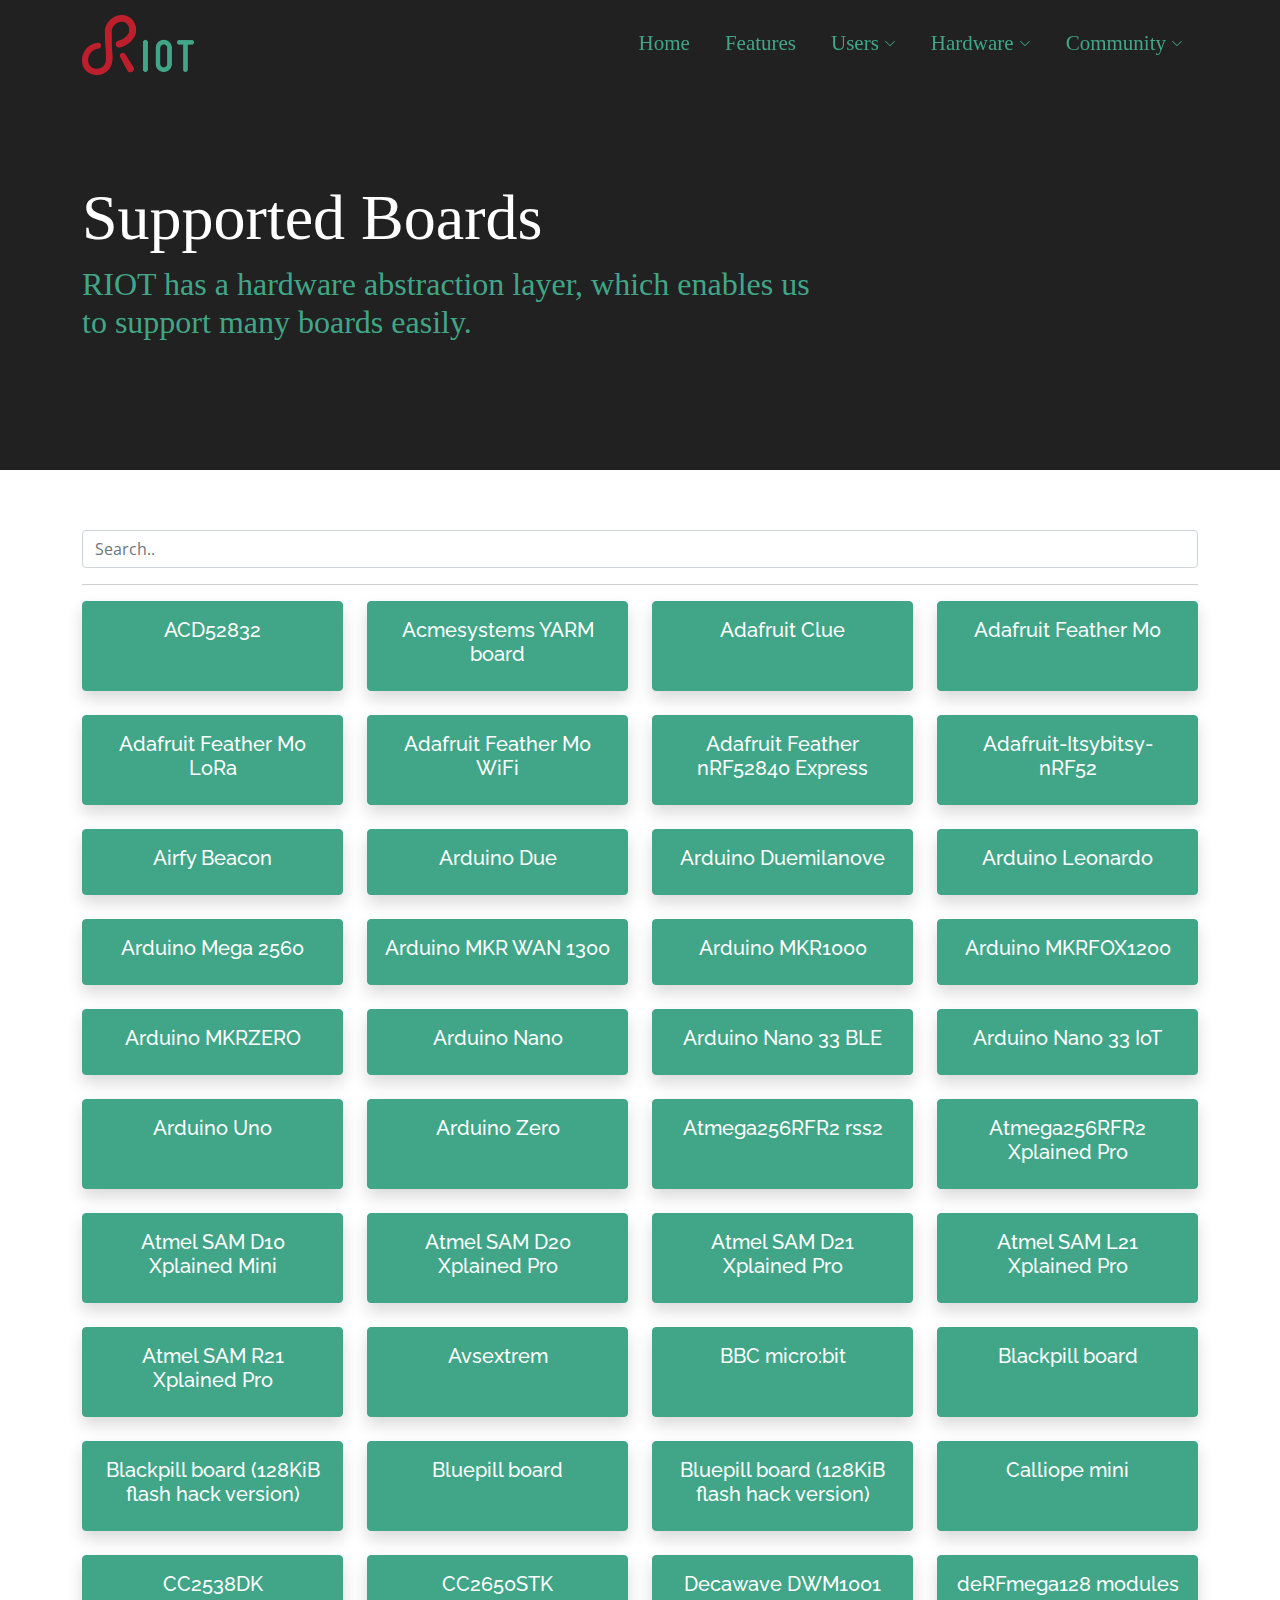
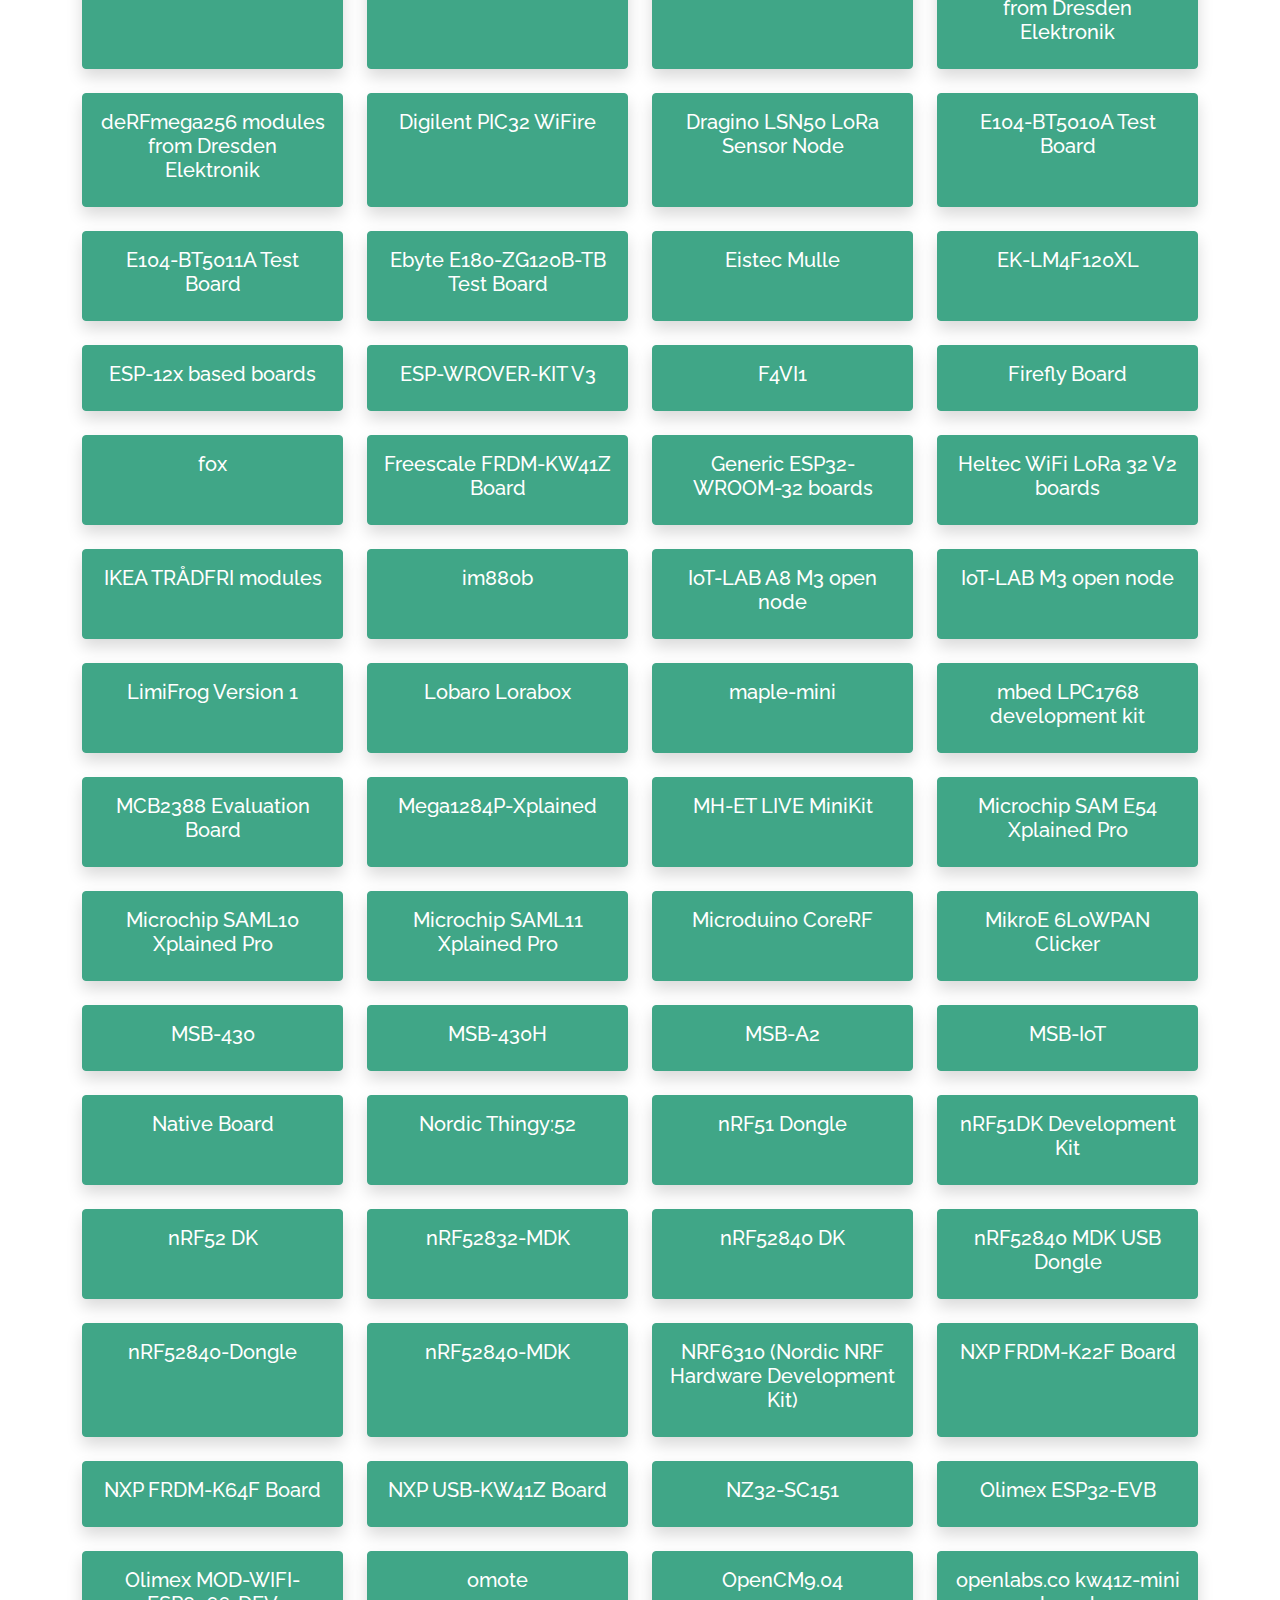
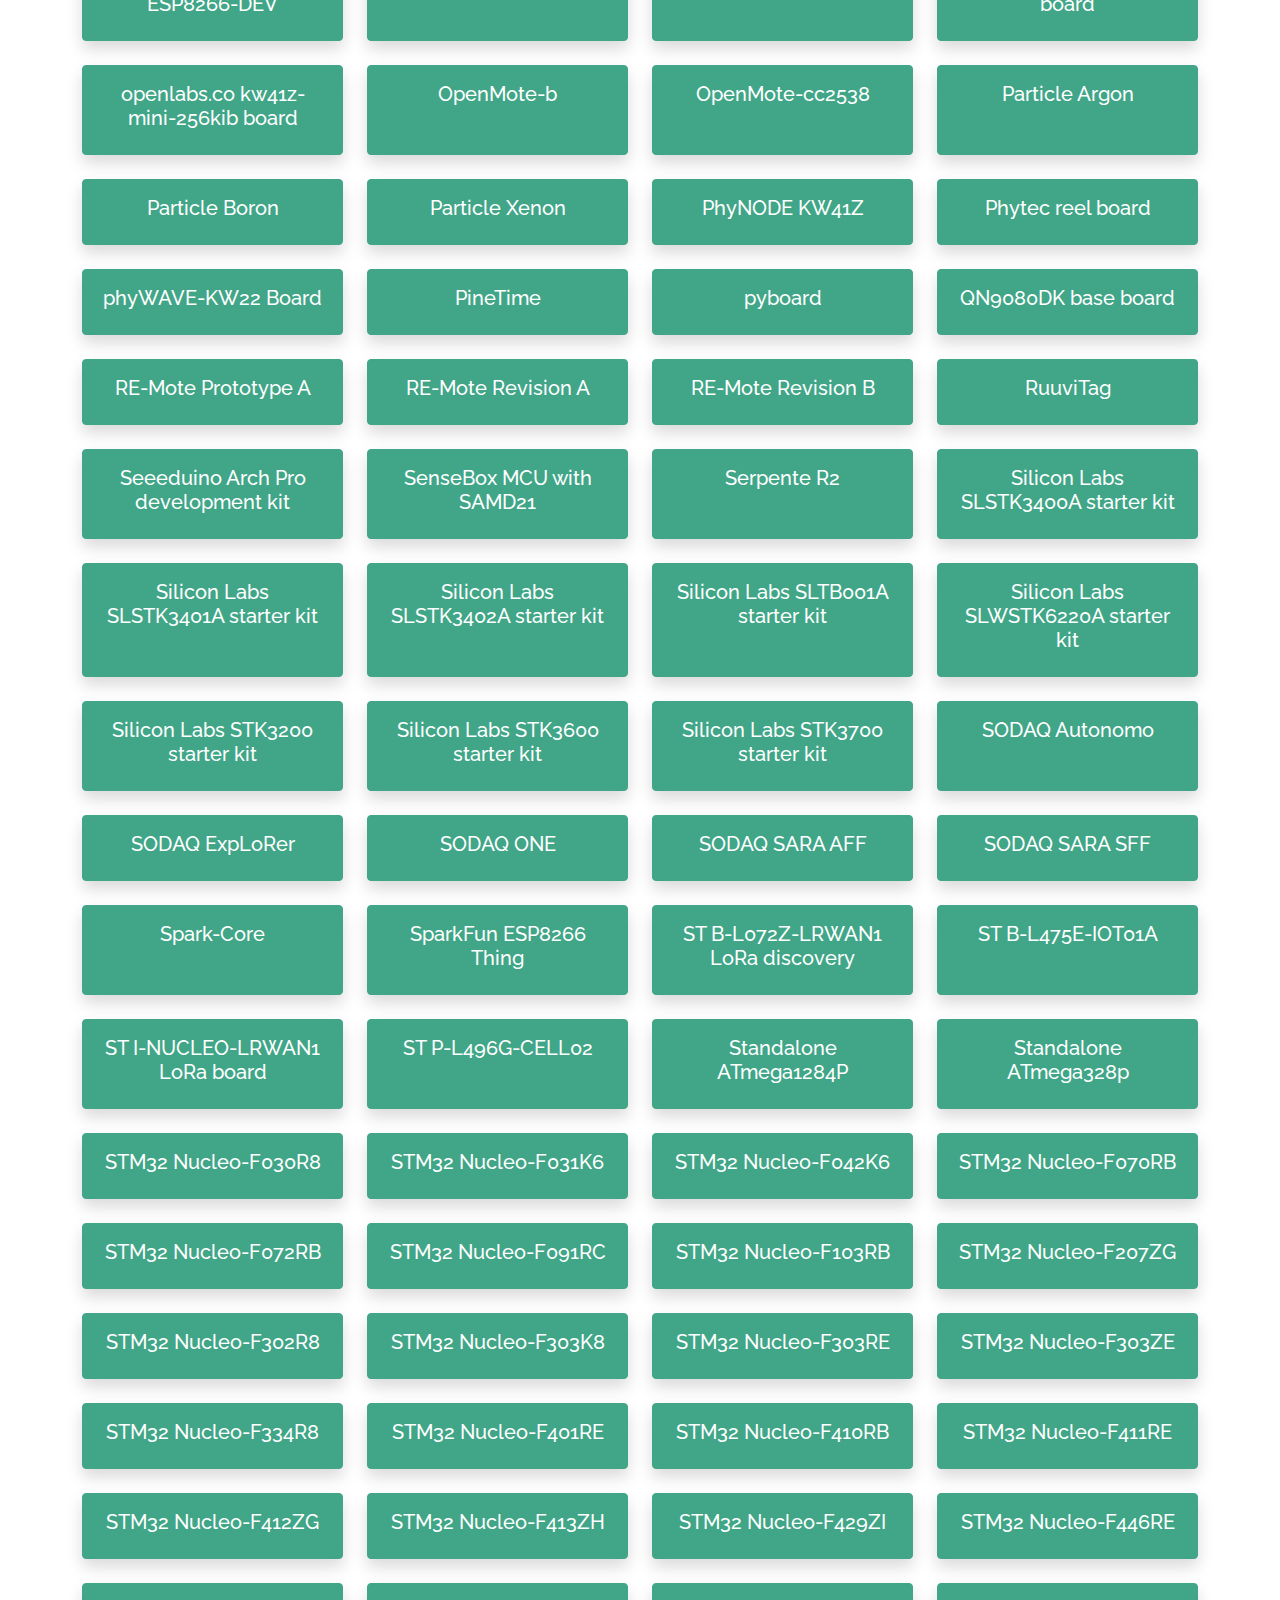
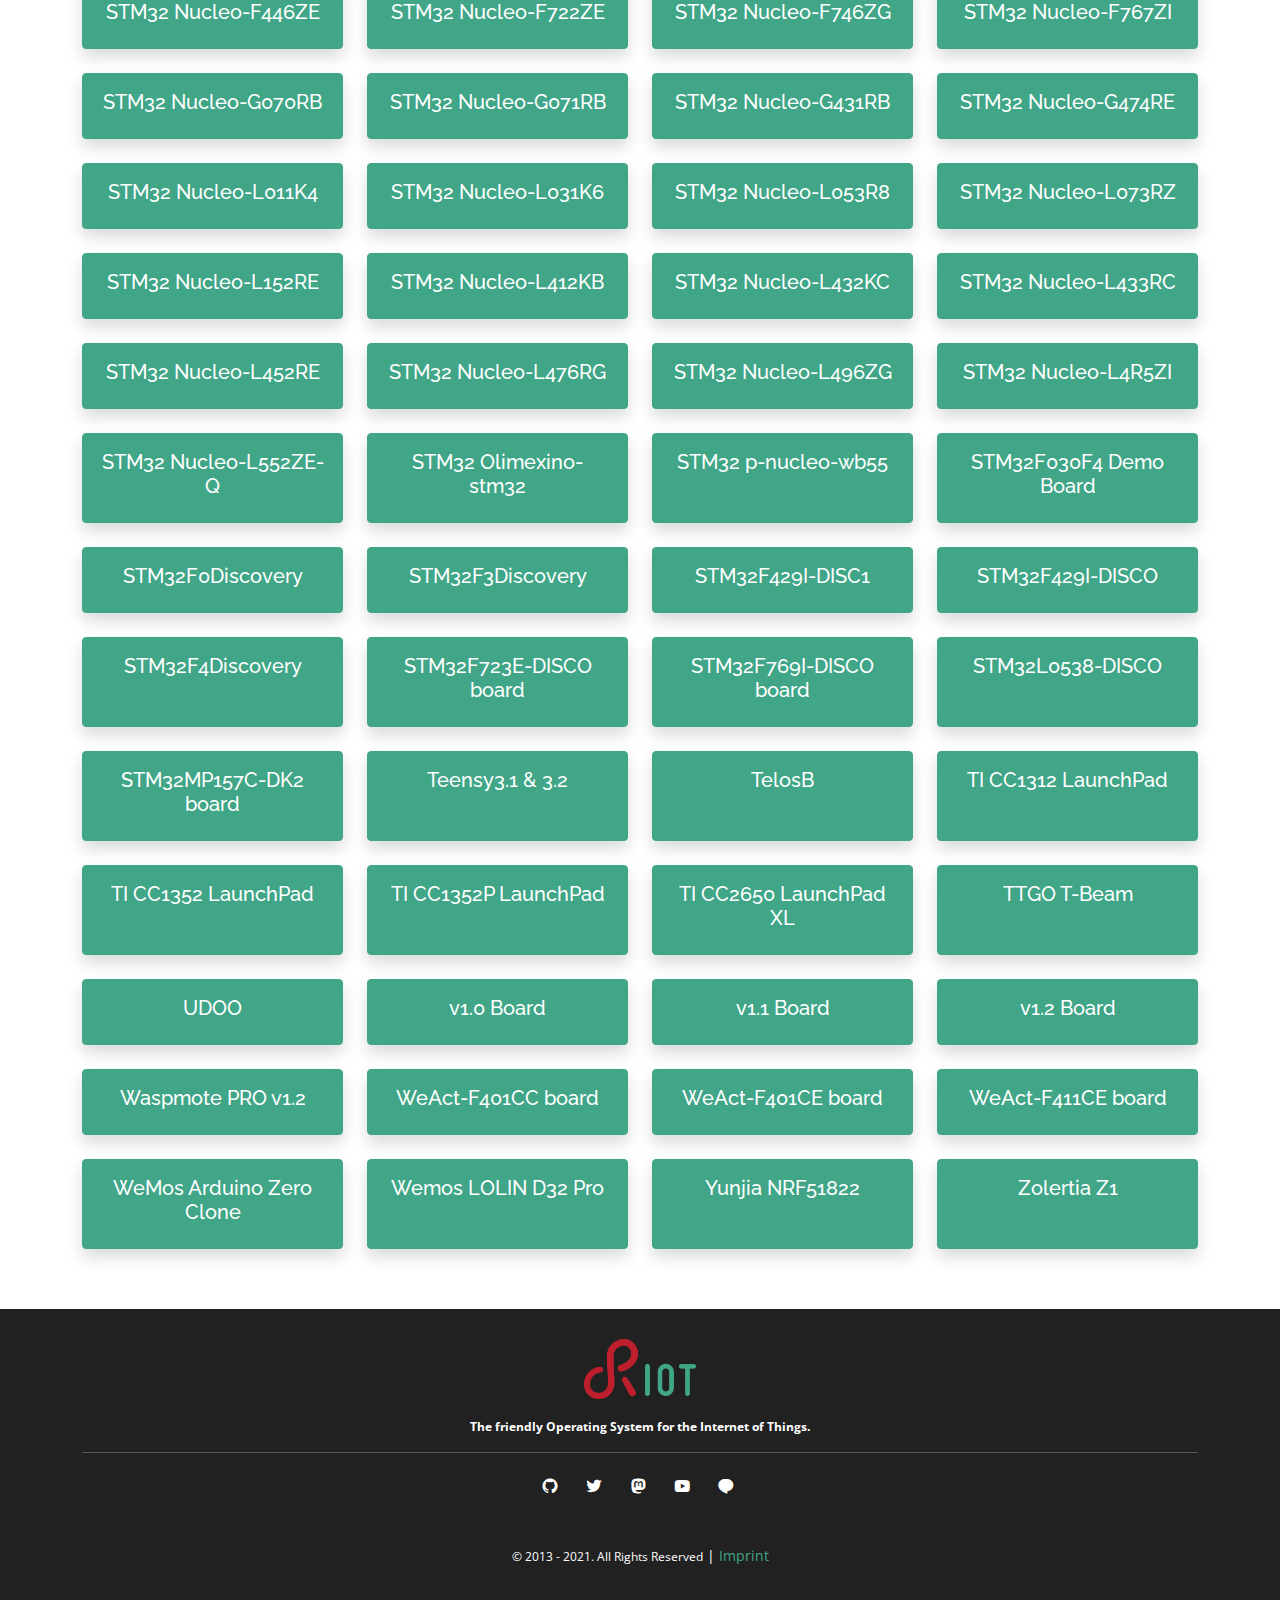
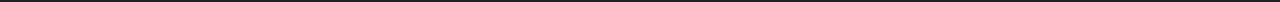
<file: boards.html>
<!DOCTYPE html>
<html lang="en"  class="h-100" >

<head>
  <meta charset="utf-8">
  <meta content="width=device-width, initial-scale=1.0" name="viewport">

  <title>RIOT - The friendly Operating System for the Internet of Things</title>
  <meta content="" name="description">
  <meta content="" name="keywords">

  <!-- Favicons -->
  <link href="/assets/img/favicon.png" rel="icon">
  <link href="/assets/img/apple-touch-icon.png" rel="apple-touch-icon">

  <!-- Google Fonts -->
  <link href="https://fonts.googleapis.com/css?family=Open+Sans:300,300i,400,400i,600,600i,700,700i|Raleway:300,300i,400,400i,500,500i,600,600i,700,700i|Poppins:300,300i,400,400i,500,500i,600,600i,700,700i" rel="stylesheet">

  <!-- Vendor CSS Files -->
  <link href="/assets/vendor/animate.css/animate.min.css" rel="stylesheet">
  <link href="/assets/vendor/aos/aos.css" rel="stylesheet">
  <link href="/assets/vendor/bootstrap/css/bootstrap.min.css" rel="stylesheet">
  <link href="/assets/vendor/bootstrap-icons/bootstrap-icons.css" rel="stylesheet">
  <link href="/assets/vendor/boxicons/css/boxicons.min.css" rel="stylesheet">
  <link href="/assets/vendor/glightbox/css/glightbox.min.css" rel="stylesheet">
  <link href="/assets/vendor/remixicon/remixicon.css" rel="stylesheet">
  <link href="/assets/vendor/swiper/swiper-bundle.min.css" rel="stylesheet">

  <!-- Template Main CSS File -->
  <link href="/assets/css/main.css" rel="stylesheet">

  <!-- =======================================================
  * Template Name: Selecao - v4.0.0
  * Template URL: https://bootstrapmade.com/selecao-bootstrap-template/
  * Author: BootstrapMade.com
  * License: https://bootstrapmade.com/license/
  ======================================================== -->
</head>

<body  class="d-flex flex-column h-100" >
    <div class="container-md">
  <!-- ======= Header ======= -->
<!-- Configurations layouts can apply
     - header_opaque: set to true to have an opaque background before scrolling
-->
  <header id="header" class="fixed-top d-flex align-items-center  header-transparent ">
    <div class="container d-flex align-items-center justify-content-between">

      <div class="logo">
          <a href="/"><img src="/assets/img/riot-logo.png" alt="" class="img-fluid"></a>
      </div>

      <nav id="navbar" class="navbar">
        <ul>
            <li><a class="nav-link scrollto " href="/">Home</a></li>
            <li><a class="nav-link scrollto" href="/#features">Features</a></li>
            <li class="dropdown"><a href="/#get-started"><span>Users</span> <i class="bi bi-chevron-down"></i></a>
            <ul>
              <li><a href="/#get-started">Get started</a></li>
              <li><a href="/#use-cases-carousel">Use Cases</a></li>
              <li><a href="/#faq">FAQ</a></li>
            </ul>
            <li class="dropdown"><a href="/boards.html"><span>Hardware</span> <i class="bi bi-chevron-down"></i></a>
            <ul>
              <li><a href="/cpus.html">CPUs</a></li>
              <li><a href="/boards.html">Boards</a></li>
              <li><a href="/drivers.html">Drivers</a></li>
            </ul>
          <li class="dropdown"><a href="/community.html"><span>Community</span> <i class="bi bi-chevron-down"></i></a>
            <ul>
              <li><a href="/community.html">Overview</a></li>
              <!--<li><a href="/contributors.html">Contributors</a></li>-->
              <li><a href="https://forum.riot-os.org">Forum</a></li>
              <li><a href="https://github.com/topics/riot-os">GitHub</a></li>
              <li><a href="/community.html#socialmedia">Social Media</a></li>
              <li><a href="/branding.html">Branding</a></li>
              <li><a href="https://github.com/RIOT-OS/RIOT/blob/master/CODE_OF_CONDUCT.md">Code of Conduct</a></li>
            </ul>
          </li>
        </ul>
        <i class="bi bi-list mobile-nav-toggle"></i>
      </nav><!-- .navbar -->

    </div>
  </header><!-- End Header -->

    </div>
  <main id="main">
  <section class="simple-page-header">
    <div class="container">
      <div class="row">
        <div class="col-12 col-lg-8 text-center text-lg-start">
          <h2>Supported Boards</h2>
          <h3>RIOT has a hardware abstraction layer, which enables us to support many boards easily.</h3>
        </div>
      </div>
    </div>
  </section>

  <main>
  <!-- ======= Board Section ======= -->
  <section id="boards">
    <div class="container">

      <input class="form-control" name="boardSearchInput" type="text" placeholder="Search..">
      <hr>
      <div id="boardList">
        <div class="row row-cols-1 row-cols-md-4 g-4">
          
          
          <div class="col">
            <a href="https://doc.riot-os.org/group__boards__acd52832.html">
              <div class="card shadow rounded btn-primary h-100">
                <div class="card-body align-middle">
                  <h5 class="text-center">ACD52832</h5>
                </div>
              </div>
            </a>
          </div>
          
          <div class="col">
            <a href="https://doc.riot-os.org/group__boards__yarm.html">
              <div class="card shadow rounded btn-primary h-100">
                <div class="card-body align-middle">
                  <h5 class="text-center">Acmesystems YARM board</h5>
                </div>
              </div>
            </a>
          </div>
          
          <div class="col">
            <a href="https://doc.riot-os.org/group__boards__adafruit-clue.html">
              <div class="card shadow rounded btn-primary h-100">
                <div class="card-body align-middle">
                  <h5 class="text-center">Adafruit Clue</h5>
                </div>
              </div>
            </a>
          </div>
          
          <div class="col">
            <a href="https://doc.riot-os.org/group__boards__feather-m0.html">
              <div class="card shadow rounded btn-primary h-100">
                <div class="card-body align-middle">
                  <h5 class="text-center">Adafruit Feather M0</h5>
                </div>
              </div>
            </a>
          </div>
          
          <div class="col">
            <a href="https://doc.riot-os.org/group__boards__feather-m0-lora.html">
              <div class="card shadow rounded btn-primary h-100">
                <div class="card-body align-middle">
                  <h5 class="text-center">Adafruit Feather M0 LoRa</h5>
                </div>
              </div>
            </a>
          </div>
          
          <div class="col">
            <a href="https://doc.riot-os.org/group__boards__feather-m0-wifi.html">
              <div class="card shadow rounded btn-primary h-100">
                <div class="card-body align-middle">
                  <h5 class="text-center">Adafruit Feather M0 WiFi</h5>
                </div>
              </div>
            </a>
          </div>
          
          <div class="col">
            <a href="https://doc.riot-os.org/group__boards__feather-nrf52840.html">
              <div class="card shadow rounded btn-primary h-100">
                <div class="card-body align-middle">
                  <h5 class="text-center">Adafruit Feather nRF52840 Express</h5>
                </div>
              </div>
            </a>
          </div>
          
          <div class="col">
            <a href="https://doc.riot-os.org/group__boards__adafruit-itsybitsy-nrf52.html">
              <div class="card shadow rounded btn-primary h-100">
                <div class="card-body align-middle">
                  <h5 class="text-center">Adafruit-Itsybitsy-nRF52</h5>
                </div>
              </div>
            </a>
          </div>
          
          <div class="col">
            <a href="https://doc.riot-os.org/group__boards__airfy-beacon.html">
              <div class="card shadow rounded btn-primary h-100">
                <div class="card-body align-middle">
                  <h5 class="text-center">Airfy Beacon</h5>
                </div>
              </div>
            </a>
          </div>
          
          <div class="col">
            <a href="https://doc.riot-os.org/group__boards__arduino-due.html">
              <div class="card shadow rounded btn-primary h-100">
                <div class="card-body align-middle">
                  <h5 class="text-center">Arduino Due</h5>
                </div>
              </div>
            </a>
          </div>
          
          <div class="col">
            <a href="https://doc.riot-os.org/group__boards__arduino-duemilanove.html">
              <div class="card shadow rounded btn-primary h-100">
                <div class="card-body align-middle">
                  <h5 class="text-center">Arduino Duemilanove</h5>
                </div>
              </div>
            </a>
          </div>
          
          <div class="col">
            <a href="https://doc.riot-os.org/group__boards__arduino-leonardo.html">
              <div class="card shadow rounded btn-primary h-100">
                <div class="card-body align-middle">
                  <h5 class="text-center">Arduino Leonardo</h5>
                </div>
              </div>
            </a>
          </div>
          
          <div class="col">
            <a href="https://doc.riot-os.org/group__boards__arduino-mega2560.html">
              <div class="card shadow rounded btn-primary h-100">
                <div class="card-body align-middle">
                  <h5 class="text-center">Arduino Mega 2560</h5>
                </div>
              </div>
            </a>
          </div>
          
          <div class="col">
            <a href="https://doc.riot-os.org/group__boards__arduino-mkrwan1300.html">
              <div class="card shadow rounded btn-primary h-100">
                <div class="card-body align-middle">
                  <h5 class="text-center">Arduino MKR WAN 1300</h5>
                </div>
              </div>
            </a>
          </div>
          
          <div class="col">
            <a href="https://doc.riot-os.org/group__boards__arduino-mkr1000.html">
              <div class="card shadow rounded btn-primary h-100">
                <div class="card-body align-middle">
                  <h5 class="text-center">Arduino MKR1000</h5>
                </div>
              </div>
            </a>
          </div>
          
          <div class="col">
            <a href="https://doc.riot-os.org/group__boards__arduino-mkrfox1200.html">
              <div class="card shadow rounded btn-primary h-100">
                <div class="card-body align-middle">
                  <h5 class="text-center">Arduino MKRFOX1200</h5>
                </div>
              </div>
            </a>
          </div>
          
          <div class="col">
            <a href="https://doc.riot-os.org/group__boards__arduino-mkrzero.html">
              <div class="card shadow rounded btn-primary h-100">
                <div class="card-body align-middle">
                  <h5 class="text-center">Arduino MKRZERO</h5>
                </div>
              </div>
            </a>
          </div>
          
          <div class="col">
            <a href="https://doc.riot-os.org/group__boards__arduino-nano.html">
              <div class="card shadow rounded btn-primary h-100">
                <div class="card-body align-middle">
                  <h5 class="text-center">Arduino Nano</h5>
                </div>
              </div>
            </a>
          </div>
          
          <div class="col">
            <a href="https://doc.riot-os.org/group__boards__arduino-nano-33-ble.html">
              <div class="card shadow rounded btn-primary h-100">
                <div class="card-body align-middle">
                  <h5 class="text-center">Arduino Nano 33 BLE</h5>
                </div>
              </div>
            </a>
          </div>
          
          <div class="col">
            <a href="https://doc.riot-os.org/group__boards__arduino-nano-33-iot.html">
              <div class="card shadow rounded btn-primary h-100">
                <div class="card-body align-middle">
                  <h5 class="text-center">Arduino Nano 33 IoT</h5>
                </div>
              </div>
            </a>
          </div>
          
          <div class="col">
            <a href="https://doc.riot-os.org/group__boards__arduino-uno.html">
              <div class="card shadow rounded btn-primary h-100">
                <div class="card-body align-middle">
                  <h5 class="text-center">Arduino Uno</h5>
                </div>
              </div>
            </a>
          </div>
          
          <div class="col">
            <a href="https://doc.riot-os.org/group__boards__arduino-zero.html">
              <div class="card shadow rounded btn-primary h-100">
                <div class="card-body align-middle">
                  <h5 class="text-center">Arduino Zero</h5>
                </div>
              </div>
            </a>
          </div>
          
          <div class="col">
            <a href="https://doc.riot-os.org/group__boards__avr-rss2.html">
              <div class="card shadow rounded btn-primary h-100">
                <div class="card-body align-middle">
                  <h5 class="text-center">Atmega256RFR2 rss2</h5>
                </div>
              </div>
            </a>
          </div>
          
          <div class="col">
            <a href="https://doc.riot-os.org/group__boards__atmega256rfr2-xpro.html">
              <div class="card shadow rounded btn-primary h-100">
                <div class="card-body align-middle">
                  <h5 class="text-center">Atmega256RFR2 Xplained Pro</h5>
                </div>
              </div>
            </a>
          </div>
          
          <div class="col">
            <a href="https://doc.riot-os.org/group__boards__samd10-xmini.html">
              <div class="card shadow rounded btn-primary h-100">
                <div class="card-body align-middle">
                  <h5 class="text-center">Atmel SAM D10 Xplained Mini</h5>
                </div>
              </div>
            </a>
          </div>
          
          <div class="col">
            <a href="https://doc.riot-os.org/group__boards__samd20-xpro.html">
              <div class="card shadow rounded btn-primary h-100">
                <div class="card-body align-middle">
                  <h5 class="text-center">Atmel SAM D20 Xplained Pro</h5>
                </div>
              </div>
            </a>
          </div>
          
          <div class="col">
            <a href="https://doc.riot-os.org/group__boards__samd21-xpro.html">
              <div class="card shadow rounded btn-primary h-100">
                <div class="card-body align-middle">
                  <h5 class="text-center">Atmel SAM D21 Xplained Pro</h5>
                </div>
              </div>
            </a>
          </div>
          
          <div class="col">
            <a href="https://doc.riot-os.org/group__boards__saml21-xpro.html">
              <div class="card shadow rounded btn-primary h-100">
                <div class="card-body align-middle">
                  <h5 class="text-center">Atmel SAM L21 Xplained Pro</h5>
                </div>
              </div>
            </a>
          </div>
          
          <div class="col">
            <a href="https://doc.riot-os.org/group__boards__samr21-xpro.html">
              <div class="card shadow rounded btn-primary h-100">
                <div class="card-body align-middle">
                  <h5 class="text-center">Atmel SAM R21 Xplained Pro</h5>
                </div>
              </div>
            </a>
          </div>
          
          <div class="col">
            <a href="https://doc.riot-os.org/group__boards__avsextrem.html">
              <div class="card shadow rounded btn-primary h-100">
                <div class="card-body align-middle">
                  <h5 class="text-center">Avsextrem</h5>
                </div>
              </div>
            </a>
          </div>
          
          <div class="col">
            <a href="https://doc.riot-os.org/group__boards__microbit.html">
              <div class="card shadow rounded btn-primary h-100">
                <div class="card-body align-middle">
                  <h5 class="text-center">BBC micro:bit</h5>
                </div>
              </div>
            </a>
          </div>
          
          <div class="col">
            <a href="https://doc.riot-os.org/group__boards__blackpill.html">
              <div class="card shadow rounded btn-primary h-100">
                <div class="card-body align-middle">
                  <h5 class="text-center">Blackpill board</h5>
                </div>
              </div>
            </a>
          </div>
          
          <div class="col">
            <a href="https://doc.riot-os.org/group__boards__blackpill__128kib.html">
              <div class="card shadow rounded btn-primary h-100">
                <div class="card-body align-middle">
                  <h5 class="text-center">Blackpill board (128KiB flash hack version)</h5>
                </div>
              </div>
            </a>
          </div>
          
          <div class="col">
            <a href="https://doc.riot-os.org/group__boards__bluepill.html">
              <div class="card shadow rounded btn-primary h-100">
                <div class="card-body align-middle">
                  <h5 class="text-center">Bluepill board</h5>
                </div>
              </div>
            </a>
          </div>
          
          <div class="col">
            <a href="https://doc.riot-os.org/group__boards__bluepill__128kib.html">
              <div class="card shadow rounded btn-primary h-100">
                <div class="card-body align-middle">
                  <h5 class="text-center">Bluepill board (128KiB flash hack version)</h5>
                </div>
              </div>
            </a>
          </div>
          
          <div class="col">
            <a href="https://doc.riot-os.org/group__boards__calliope-mini.html">
              <div class="card shadow rounded btn-primary h-100">
                <div class="card-body align-middle">
                  <h5 class="text-center">Calliope mini</h5>
                </div>
              </div>
            </a>
          </div>
          
          <div class="col">
            <a href="https://doc.riot-os.org/group__boards__cc2538dk.html">
              <div class="card shadow rounded btn-primary h-100">
                <div class="card-body align-middle">
                  <h5 class="text-center">CC2538DK</h5>
                </div>
              </div>
            </a>
          </div>
          
          <div class="col">
            <a href="https://doc.riot-os.org/group__boards__cc2650stk.html">
              <div class="card shadow rounded btn-primary h-100">
                <div class="card-body align-middle">
                  <h5 class="text-center">CC2650STK</h5>
                </div>
              </div>
            </a>
          </div>
          
          <div class="col">
            <a href="https://doc.riot-os.org/group__boards__dwm1001.html">
              <div class="card shadow rounded btn-primary h-100">
                <div class="card-body align-middle">
                  <h5 class="text-center">Decawave DWM1001</h5>
                </div>
              </div>
            </a>
          </div>
          
          <div class="col">
            <a href="https://doc.riot-os.org/group__boards__deRFmega128.html">
              <div class="card shadow rounded btn-primary h-100">
                <div class="card-body align-middle">
                  <h5 class="text-center">deRFmega128 modules from Dresden Elektronik</h5>
                </div>
              </div>
            </a>
          </div>
          
          <div class="col">
            <a href="https://doc.riot-os.org/group__boards__deRFmega256.html">
              <div class="card shadow rounded btn-primary h-100">
                <div class="card-body align-middle">
                  <h5 class="text-center">deRFmega256 modules from Dresden Elektronik</h5>
                </div>
              </div>
            </a>
          </div>
          
          <div class="col">
            <a href="https://doc.riot-os.org/group__boards__pic32-wifire.html">
              <div class="card shadow rounded btn-primary h-100">
                <div class="card-body align-middle">
                  <h5 class="text-center">Digilent PIC32 WiFire</h5>
                </div>
              </div>
            </a>
          </div>
          
          <div class="col">
            <a href="https://doc.riot-os.org/group__boards__lsn50.html">
              <div class="card shadow rounded btn-primary h-100">
                <div class="card-body align-middle">
                  <h5 class="text-center">Dragino LSN50 LoRa Sensor Node</h5>
                </div>
              </div>
            </a>
          </div>
          
          <div class="col">
            <a href="https://doc.riot-os.org/group__boards__e104-bt5010a-tb.html">
              <div class="card shadow rounded btn-primary h-100">
                <div class="card-body align-middle">
                  <h5 class="text-center">E104-BT5010A Test Board</h5>
                </div>
              </div>
            </a>
          </div>
          
          <div class="col">
            <a href="https://doc.riot-os.org/group__boards__e104-bt5011a-tb.html">
              <div class="card shadow rounded btn-primary h-100">
                <div class="card-body align-middle">
                  <h5 class="text-center">E104-BT5011A Test Board</h5>
                </div>
              </div>
            </a>
          </div>
          
          <div class="col">
            <a href="https://doc.riot-os.org/group__boards__e180-zg120b-tb.html">
              <div class="card shadow rounded btn-primary h-100">
                <div class="card-body align-middle">
                  <h5 class="text-center">Ebyte E180-ZG120B-TB Test Board</h5>
                </div>
              </div>
            </a>
          </div>
          
          <div class="col">
            <a href="https://doc.riot-os.org/group__boards__mulle.html">
              <div class="card shadow rounded btn-primary h-100">
                <div class="card-body align-middle">
                  <h5 class="text-center">Eistec Mulle</h5>
                </div>
              </div>
            </a>
          </div>
          
          <div class="col">
            <a href="https://doc.riot-os.org/group__boards__ek-lm4f120xl.html">
              <div class="card shadow rounded btn-primary h-100">
                <div class="card-body align-middle">
                  <h5 class="text-center">EK-LM4F120XL</h5>
                </div>
              </div>
            </a>
          </div>
          
          <div class="col">
            <a href="https://doc.riot-os.org/group__boards__esp8266__esp-12x.html">
              <div class="card shadow rounded btn-primary h-100">
                <div class="card-body align-middle">
                  <h5 class="text-center">ESP-12x based boards</h5>
                </div>
              </div>
            </a>
          </div>
          
          <div class="col">
            <a href="https://doc.riot-os.org/group__boards__esp32__esp-wrover-kit.html">
              <div class="card shadow rounded btn-primary h-100">
                <div class="card-body align-middle">
                  <h5 class="text-center">ESP-WROVER-KIT V3</h5>
                </div>
              </div>
            </a>
          </div>
          
          <div class="col">
            <a href="https://doc.riot-os.org/group__boards__f4vi1.html">
              <div class="card shadow rounded btn-primary h-100">
                <div class="card-body align-middle">
                  <h5 class="text-center">F4VI1</h5>
                </div>
              </div>
            </a>
          </div>
          
          <div class="col">
            <a href="https://doc.riot-os.org/group__boards__firefly.html">
              <div class="card shadow rounded btn-primary h-100">
                <div class="card-body align-middle">
                  <h5 class="text-center">Firefly Board</h5>
                </div>
              </div>
            </a>
          </div>
          
          <div class="col">
            <a href="https://doc.riot-os.org/group__boards__fox.html">
              <div class="card shadow rounded btn-primary h-100">
                <div class="card-body align-middle">
                  <h5 class="text-center">fox</h5>
                </div>
              </div>
            </a>
          </div>
          
          <div class="col">
            <a href="https://doc.riot-os.org/group__boards__frdm-kw41z.html">
              <div class="card shadow rounded btn-primary h-100">
                <div class="card-body align-middle">
                  <h5 class="text-center">Freescale FRDM-KW41Z Board</h5>
                </div>
              </div>
            </a>
          </div>
          
          <div class="col">
            <a href="https://doc.riot-os.org/group__boards__esp32__wroom-32.html">
              <div class="card shadow rounded btn-primary h-100">
                <div class="card-body align-middle">
                  <h5 class="text-center">Generic ESP32-WROOM-32 boards</h5>
                </div>
              </div>
            </a>
          </div>
          
          <div class="col">
            <a href="https://doc.riot-os.org/group__boards__esp32__heltec-lora32-v2.html">
              <div class="card shadow rounded btn-primary h-100">
                <div class="card-body align-middle">
                  <h5 class="text-center">Heltec WiFi LoRa 32 V2 boards</h5>
                </div>
              </div>
            </a>
          </div>
          
          <div class="col">
            <a href="https://doc.riot-os.org/group__boards__ikea-tradfri.html">
              <div class="card shadow rounded btn-primary h-100">
                <div class="card-body align-middle">
                  <h5 class="text-center">IKEA TRÅDFRI modules</h5>
                </div>
              </div>
            </a>
          </div>
          
          <div class="col">
            <a href="https://doc.riot-os.org/group__boards__im880b.html">
              <div class="card shadow rounded btn-primary h-100">
                <div class="card-body align-middle">
                  <h5 class="text-center">im880b</h5>
                </div>
              </div>
            </a>
          </div>
          
          <div class="col">
            <a href="https://doc.riot-os.org/group__boards__iotlab-a8-m3.html">
              <div class="card shadow rounded btn-primary h-100">
                <div class="card-body align-middle">
                  <h5 class="text-center">IoT-LAB A8 M3 open node</h5>
                </div>
              </div>
            </a>
          </div>
          
          <div class="col">
            <a href="https://doc.riot-os.org/group__boards__iotlab-m3.html">
              <div class="card shadow rounded btn-primary h-100">
                <div class="card-body align-middle">
                  <h5 class="text-center">IoT-LAB M3 open node</h5>
                </div>
              </div>
            </a>
          </div>
          
          <div class="col">
            <a href="https://doc.riot-os.org/group__boards__limifrog-v1.html">
              <div class="card shadow rounded btn-primary h-100">
                <div class="card-body align-middle">
                  <h5 class="text-center">LimiFrog Version 1</h5>
                </div>
              </div>
            </a>
          </div>
          
          <div class="col">
            <a href="https://doc.riot-os.org/group__boards__lobaro__lorabox.html">
              <div class="card shadow rounded btn-primary h-100">
                <div class="card-body align-middle">
                  <h5 class="text-center">Lobaro Lorabox</h5>
                </div>
              </div>
            </a>
          </div>
          
          <div class="col">
            <a href="https://doc.riot-os.org/group__boards__maple-mini.html">
              <div class="card shadow rounded btn-primary h-100">
                <div class="card-body align-middle">
                  <h5 class="text-center">maple-mini</h5>
                </div>
              </div>
            </a>
          </div>
          
          <div class="col">
            <a href="https://doc.riot-os.org/group__boards__mbed__lpc1768.html">
              <div class="card shadow rounded btn-primary h-100">
                <div class="card-body align-middle">
                  <h5 class="text-center">mbed LPC1768 development kit</h5>
                </div>
              </div>
            </a>
          </div>
          
          <div class="col">
            <a href="https://doc.riot-os.org/group__boards__mcb2388.html">
              <div class="card shadow rounded btn-primary h-100">
                <div class="card-body align-middle">
                  <h5 class="text-center">MCB2388 Evaluation Board</h5>
                </div>
              </div>
            </a>
          </div>
          
          <div class="col">
            <a href="https://doc.riot-os.org/group__boards__mega-xplained.html">
              <div class="card shadow rounded btn-primary h-100">
                <div class="card-body align-middle">
                  <h5 class="text-center">Mega1284P-Xplained</h5>
                </div>
              </div>
            </a>
          </div>
          
          <div class="col">
            <a href="https://doc.riot-os.org/group__boards__esp32__mh-et-live-minikit.html">
              <div class="card shadow rounded btn-primary h-100">
                <div class="card-body align-middle">
                  <h5 class="text-center">MH-ET LIVE MiniKit</h5>
                </div>
              </div>
            </a>
          </div>
          
          <div class="col">
            <a href="https://doc.riot-os.org/group__boards__same54-xpro.html">
              <div class="card shadow rounded btn-primary h-100">
                <div class="card-body align-middle">
                  <h5 class="text-center">Microchip SAM E54 Xplained Pro</h5>
                </div>
              </div>
            </a>
          </div>
          
          <div class="col">
            <a href="https://doc.riot-os.org/group__boards__saml10-xpro.html">
              <div class="card shadow rounded btn-primary h-100">
                <div class="card-body align-middle">
                  <h5 class="text-center">Microchip SAML10 Xplained Pro</h5>
                </div>
              </div>
            </a>
          </div>
          
          <div class="col">
            <a href="https://doc.riot-os.org/group__boards__saml11-xpro.html">
              <div class="card shadow rounded btn-primary h-100">
                <div class="card-body align-middle">
                  <h5 class="text-center">Microchip SAML11 Xplained Pro</h5>
                </div>
              </div>
            </a>
          </div>
          
          <div class="col">
            <a href="https://doc.riot-os.org/group__boards__microduino-corerf.html">
              <div class="card shadow rounded btn-primary h-100">
                <div class="card-body align-middle">
                  <h5 class="text-center">Microduino CoreRF</h5>
                </div>
              </div>
            </a>
          </div>
          
          <div class="col">
            <a href="https://doc.riot-os.org/group__boards__6lowpan-clicker.html">
              <div class="card shadow rounded btn-primary h-100">
                <div class="card-body align-middle">
                  <h5 class="text-center">MikroE 6LoWPAN Clicker</h5>
                </div>
              </div>
            </a>
          </div>
          
          <div class="col">
            <a href="https://doc.riot-os.org/group__boards__msb430.html">
              <div class="card shadow rounded btn-primary h-100">
                <div class="card-body align-middle">
                  <h5 class="text-center">MSB-430</h5>
                </div>
              </div>
            </a>
          </div>
          
          <div class="col">
            <a href="https://doc.riot-os.org/group__boards__msb430h.html">
              <div class="card shadow rounded btn-primary h-100">
                <div class="card-body align-middle">
                  <h5 class="text-center">MSB-430H</h5>
                </div>
              </div>
            </a>
          </div>
          
          <div class="col">
            <a href="https://doc.riot-os.org/group__boards__msba2.html">
              <div class="card shadow rounded btn-primary h-100">
                <div class="card-body align-middle">
                  <h5 class="text-center">MSB-A2</h5>
                </div>
              </div>
            </a>
          </div>
          
          <div class="col">
            <a href="https://doc.riot-os.org/group__boards__msbiot.html">
              <div class="card shadow rounded btn-primary h-100">
                <div class="card-body align-middle">
                  <h5 class="text-center">MSB-IoT</h5>
                </div>
              </div>
            </a>
          </div>
          
          <div class="col">
            <a href="https://doc.riot-os.org/group__boards__native.html">
              <div class="card shadow rounded btn-primary h-100">
                <div class="card-body align-middle">
                  <h5 class="text-center">Native Board</h5>
                </div>
              </div>
            </a>
          </div>
          
          <div class="col">
            <a href="https://doc.riot-os.org/group__boards__thingy52.html">
              <div class="card shadow rounded btn-primary h-100">
                <div class="card-body align-middle">
                  <h5 class="text-center">Nordic Thingy:52</h5>
                </div>
              </div>
            </a>
          </div>
          
          <div class="col">
            <a href="https://doc.riot-os.org/group__boards__nrf51dongle.html">
              <div class="card shadow rounded btn-primary h-100">
                <div class="card-body align-middle">
                  <h5 class="text-center">nRF51 Dongle</h5>
                </div>
              </div>
            </a>
          </div>
          
          <div class="col">
            <a href="https://doc.riot-os.org/group__boards__nrf51dk.html">
              <div class="card shadow rounded btn-primary h-100">
                <div class="card-body align-middle">
                  <h5 class="text-center">nRF51DK Development Kit</h5>
                </div>
              </div>
            </a>
          </div>
          
          <div class="col">
            <a href="https://doc.riot-os.org/group__boards__nrf52dk.html">
              <div class="card shadow rounded btn-primary h-100">
                <div class="card-body align-middle">
                  <h5 class="text-center">nRF52 DK</h5>
                </div>
              </div>
            </a>
          </div>
          
          <div class="col">
            <a href="https://doc.riot-os.org/group__boards__nrf52832-mdk.html">
              <div class="card shadow rounded btn-primary h-100">
                <div class="card-body align-middle">
                  <h5 class="text-center">nRF52832-MDK</h5>
                </div>
              </div>
            </a>
          </div>
          
          <div class="col">
            <a href="https://doc.riot-os.org/group__boards__nrf52840dk.html">
              <div class="card shadow rounded btn-primary h-100">
                <div class="card-body align-middle">
                  <h5 class="text-center">nRF52840 DK</h5>
                </div>
              </div>
            </a>
          </div>
          
          <div class="col">
            <a href="https://doc.riot-os.org/group__boards__nrf52840-mdk-dongle.html">
              <div class="card shadow rounded btn-primary h-100">
                <div class="card-body align-middle">
                  <h5 class="text-center">nRF52840 MDK USB Dongle</h5>
                </div>
              </div>
            </a>
          </div>
          
          <div class="col">
            <a href="https://doc.riot-os.org/group__boards__nrf52840dongle.html">
              <div class="card shadow rounded btn-primary h-100">
                <div class="card-body align-middle">
                  <h5 class="text-center">nRF52840-Dongle</h5>
                </div>
              </div>
            </a>
          </div>
          
          <div class="col">
            <a href="https://doc.riot-os.org/group__boards__nrf52840-mdk.html">
              <div class="card shadow rounded btn-primary h-100">
                <div class="card-body align-middle">
                  <h5 class="text-center">nRF52840-MDK</h5>
                </div>
              </div>
            </a>
          </div>
          
          <div class="col">
            <a href="https://doc.riot-os.org/group__boards__nrf6310.html">
              <div class="card shadow rounded btn-primary h-100">
                <div class="card-body align-middle">
                  <h5 class="text-center">NRF6310 (Nordic NRF Hardware Development Kit)</h5>
                </div>
              </div>
            </a>
          </div>
          
          <div class="col">
            <a href="https://doc.riot-os.org/group__boards__frdm-k22f.html">
              <div class="card shadow rounded btn-primary h-100">
                <div class="card-body align-middle">
                  <h5 class="text-center">NXP FRDM-K22F Board</h5>
                </div>
              </div>
            </a>
          </div>
          
          <div class="col">
            <a href="https://doc.riot-os.org/group__boards__frdm-k64f.html">
              <div class="card shadow rounded btn-primary h-100">
                <div class="card-body align-middle">
                  <h5 class="text-center">NXP FRDM-K64F Board</h5>
                </div>
              </div>
            </a>
          </div>
          
          <div class="col">
            <a href="https://doc.riot-os.org/group__boards__usb-kw41z.html">
              <div class="card shadow rounded btn-primary h-100">
                <div class="card-body align-middle">
                  <h5 class="text-center">NXP USB-KW41Z Board</h5>
                </div>
              </div>
            </a>
          </div>
          
          <div class="col">
            <a href="https://doc.riot-os.org/group__boards__nz32-sc151.html">
              <div class="card shadow rounded btn-primary h-100">
                <div class="card-body align-middle">
                  <h5 class="text-center">NZ32-SC151</h5>
                </div>
              </div>
            </a>
          </div>
          
          <div class="col">
            <a href="https://doc.riot-os.org/group__boards__esp32__olimex-esp32-evb.html">
              <div class="card shadow rounded btn-primary h-100">
                <div class="card-body align-middle">
                  <h5 class="text-center">Olimex ESP32-EVB</h5>
                </div>
              </div>
            </a>
          </div>
          
          <div class="col">
            <a href="https://doc.riot-os.org/group__boards__esp8266__olimex-mod.html">
              <div class="card shadow rounded btn-primary h-100">
                <div class="card-body align-middle">
                  <h5 class="text-center">Olimex MOD-WIFI-ESP8266-DEV</h5>
                </div>
              </div>
            </a>
          </div>
          
          <div class="col">
            <a href="https://doc.riot-os.org/group__boards__omote.html">
              <div class="card shadow rounded btn-primary h-100">
                <div class="card-body align-middle">
                  <h5 class="text-center">omote</h5>
                </div>
              </div>
            </a>
          </div>
          
          <div class="col">
            <a href="https://doc.riot-os.org/group__boards__opencm904.html">
              <div class="card shadow rounded btn-primary h-100">
                <div class="card-body align-middle">
                  <h5 class="text-center">OpenCM9.04</h5>
                </div>
              </div>
            </a>
          </div>
          
          <div class="col">
            <a href="https://doc.riot-os.org/group__boards__openlabs-kw41z-mini.html">
              <div class="card shadow rounded btn-primary h-100">
                <div class="card-body align-middle">
                  <h5 class="text-center">openlabs.co kw41z-mini board</h5>
                </div>
              </div>
            </a>
          </div>
          
          <div class="col">
            <a href="https://doc.riot-os.org/group__boards__openlabs-kw41z-mini-256kib.html">
              <div class="card shadow rounded btn-primary h-100">
                <div class="card-body align-middle">
                  <h5 class="text-center">openlabs.co kw41z-mini-256kib board</h5>
                </div>
              </div>
            </a>
          </div>
          
          <div class="col">
            <a href="https://doc.riot-os.org/group__boards__openmote-b.html">
              <div class="card shadow rounded btn-primary h-100">
                <div class="card-body align-middle">
                  <h5 class="text-center">OpenMote-b</h5>
                </div>
              </div>
            </a>
          </div>
          
          <div class="col">
            <a href="https://doc.riot-os.org/group__boards__openmote-cc2538.html">
              <div class="card shadow rounded btn-primary h-100">
                <div class="card-body align-middle">
                  <h5 class="text-center">OpenMote-cc2538</h5>
                </div>
              </div>
            </a>
          </div>
          
          <div class="col">
            <a href="https://doc.riot-os.org/group__boards__particle-argon.html">
              <div class="card shadow rounded btn-primary h-100">
                <div class="card-body align-middle">
                  <h5 class="text-center">Particle Argon</h5>
                </div>
              </div>
            </a>
          </div>
          
          <div class="col">
            <a href="https://doc.riot-os.org/group__boards__particle-boron.html">
              <div class="card shadow rounded btn-primary h-100">
                <div class="card-body align-middle">
                  <h5 class="text-center">Particle Boron</h5>
                </div>
              </div>
            </a>
          </div>
          
          <div class="col">
            <a href="https://doc.riot-os.org/group__boards__particle-xenon.html">
              <div class="card shadow rounded btn-primary h-100">
                <div class="card-body align-middle">
                  <h5 class="text-center">Particle Xenon</h5>
                </div>
              </div>
            </a>
          </div>
          
          <div class="col">
            <a href="https://doc.riot-os.org/group__boards__phynode-kw41z.html">
              <div class="card shadow rounded btn-primary h-100">
                <div class="card-body align-middle">
                  <h5 class="text-center">PhyNODE KW41Z</h5>
                </div>
              </div>
            </a>
          </div>
          
          <div class="col">
            <a href="https://doc.riot-os.org/group__boards__reel.html">
              <div class="card shadow rounded btn-primary h-100">
                <div class="card-body align-middle">
                  <h5 class="text-center">Phytec reel board</h5>
                </div>
              </div>
            </a>
          </div>
          
          <div class="col">
            <a href="https://doc.riot-os.org/group__boards__pba-d-01-kw2x.html">
              <div class="card shadow rounded btn-primary h-100">
                <div class="card-body align-middle">
                  <h5 class="text-center">phyWAVE-KW22 Board</h5>
                </div>
              </div>
            </a>
          </div>
          
          <div class="col">
            <a href="https://doc.riot-os.org/group__boards__pinetime.html">
              <div class="card shadow rounded btn-primary h-100">
                <div class="card-body align-middle">
                  <h5 class="text-center">PineTime</h5>
                </div>
              </div>
            </a>
          </div>
          
          <div class="col">
            <a href="https://doc.riot-os.org/group__boards__pyboard.html">
              <div class="card shadow rounded btn-primary h-100">
                <div class="card-body align-middle">
                  <h5 class="text-center">pyboard</h5>
                </div>
              </div>
            </a>
          </div>
          
          <div class="col">
            <a href="https://doc.riot-os.org/group__boards__qn9080dk.html">
              <div class="card shadow rounded btn-primary h-100">
                <div class="card-body align-middle">
                  <h5 class="text-center">QN9080DK base board</h5>
                </div>
              </div>
            </a>
          </div>
          
          <div class="col">
            <a href="https://doc.riot-os.org/group__boards__remote-pa.html">
              <div class="card shadow rounded btn-primary h-100">
                <div class="card-body align-middle">
                  <h5 class="text-center">RE-Mote Prototype A</h5>
                </div>
              </div>
            </a>
          </div>
          
          <div class="col">
            <a href="https://doc.riot-os.org/group__boards__remote-reva.html">
              <div class="card shadow rounded btn-primary h-100">
                <div class="card-body align-middle">
                  <h5 class="text-center">RE-Mote Revision A</h5>
                </div>
              </div>
            </a>
          </div>
          
          <div class="col">
            <a href="https://doc.riot-os.org/group__boards__remote-revb.html">
              <div class="card shadow rounded btn-primary h-100">
                <div class="card-body align-middle">
                  <h5 class="text-center">RE-Mote Revision B</h5>
                </div>
              </div>
            </a>
          </div>
          
          <div class="col">
            <a href="https://doc.riot-os.org/group__boards__ruuvitag.html">
              <div class="card shadow rounded btn-primary h-100">
                <div class="card-body align-middle">
                  <h5 class="text-center">RuuviTag</h5>
                </div>
              </div>
            </a>
          </div>
          
          <div class="col">
            <a href="https://doc.riot-os.org/group__boards__seeduino__arch-pro.html">
              <div class="card shadow rounded btn-primary h-100">
                <div class="card-body align-middle">
                  <h5 class="text-center">Seeeduino Arch Pro development kit</h5>
                </div>
              </div>
            </a>
          </div>
          
          <div class="col">
            <a href="https://doc.riot-os.org/group__boards__sensebox__samd21.html">
              <div class="card shadow rounded btn-primary h-100">
                <div class="card-body align-middle">
                  <h5 class="text-center">SenseBox MCU with SAMD21</h5>
                </div>
              </div>
            </a>
          </div>
          
          <div class="col">
            <a href="https://doc.riot-os.org/group__boards__serpente.html">
              <div class="card shadow rounded btn-primary h-100">
                <div class="card-body align-middle">
                  <h5 class="text-center">Serpente R2</h5>
                </div>
              </div>
            </a>
          </div>
          
          <div class="col">
            <a href="https://doc.riot-os.org/group__boards__slstk3400a.html">
              <div class="card shadow rounded btn-primary h-100">
                <div class="card-body align-middle">
                  <h5 class="text-center">Silicon Labs SLSTK3400A starter kit</h5>
                </div>
              </div>
            </a>
          </div>
          
          <div class="col">
            <a href="https://doc.riot-os.org/group__boards__slstk3401a.html">
              <div class="card shadow rounded btn-primary h-100">
                <div class="card-body align-middle">
                  <h5 class="text-center">Silicon Labs SLSTK3401A starter kit</h5>
                </div>
              </div>
            </a>
          </div>
          
          <div class="col">
            <a href="https://doc.riot-os.org/group__boards__slstk3402a.html">
              <div class="card shadow rounded btn-primary h-100">
                <div class="card-body align-middle">
                  <h5 class="text-center">Silicon Labs SLSTK3402A starter kit</h5>
                </div>
              </div>
            </a>
          </div>
          
          <div class="col">
            <a href="https://doc.riot-os.org/group__boards__sltb001a.html">
              <div class="card shadow rounded btn-primary h-100">
                <div class="card-body align-middle">
                  <h5 class="text-center">Silicon Labs SLTB001A starter kit</h5>
                </div>
              </div>
            </a>
          </div>
          
          <div class="col">
            <a href="https://doc.riot-os.org/group__boards__slwstk6220a.html">
              <div class="card shadow rounded btn-primary h-100">
                <div class="card-body align-middle">
                  <h5 class="text-center">Silicon Labs SLWSTK6220A starter kit</h5>
                </div>
              </div>
            </a>
          </div>
          
          <div class="col">
            <a href="https://doc.riot-os.org/group__boards__stk3200.html">
              <div class="card shadow rounded btn-primary h-100">
                <div class="card-body align-middle">
                  <h5 class="text-center">Silicon Labs STK3200 starter kit</h5>
                </div>
              </div>
            </a>
          </div>
          
          <div class="col">
            <a href="https://doc.riot-os.org/group__boards__stk3600.html">
              <div class="card shadow rounded btn-primary h-100">
                <div class="card-body align-middle">
                  <h5 class="text-center">Silicon Labs STK3600 starter kit</h5>
                </div>
              </div>
            </a>
          </div>
          
          <div class="col">
            <a href="https://doc.riot-os.org/group__boards__stk3700.html">
              <div class="card shadow rounded btn-primary h-100">
                <div class="card-body align-middle">
                  <h5 class="text-center">Silicon Labs STK3700 starter kit</h5>
                </div>
              </div>
            </a>
          </div>
          
          <div class="col">
            <a href="https://doc.riot-os.org/group__boards__sodaq-autonomo.html">
              <div class="card shadow rounded btn-primary h-100">
                <div class="card-body align-middle">
                  <h5 class="text-center">SODAQ Autonomo</h5>
                </div>
              </div>
            </a>
          </div>
          
          <div class="col">
            <a href="https://doc.riot-os.org/group__boards__sodaq-explorer.html">
              <div class="card shadow rounded btn-primary h-100">
                <div class="card-body align-middle">
                  <h5 class="text-center">SODAQ ExpLoRer</h5>
                </div>
              </div>
            </a>
          </div>
          
          <div class="col">
            <a href="https://doc.riot-os.org/group__boards__sodaq-one.html">
              <div class="card shadow rounded btn-primary h-100">
                <div class="card-body align-middle">
                  <h5 class="text-center">SODAQ ONE</h5>
                </div>
              </div>
            </a>
          </div>
          
          <div class="col">
            <a href="https://doc.riot-os.org/group__boards__sodaq-sara-aff.html">
              <div class="card shadow rounded btn-primary h-100">
                <div class="card-body align-middle">
                  <h5 class="text-center">SODAQ SARA AFF</h5>
                </div>
              </div>
            </a>
          </div>
          
          <div class="col">
            <a href="https://doc.riot-os.org/group__boards__sodaq-sara-sff.html">
              <div class="card shadow rounded btn-primary h-100">
                <div class="card-body align-middle">
                  <h5 class="text-center">SODAQ SARA SFF</h5>
                </div>
              </div>
            </a>
          </div>
          
          <div class="col">
            <a href="https://doc.riot-os.org/group__boards__spark-core.html">
              <div class="card shadow rounded btn-primary h-100">
                <div class="card-body align-middle">
                  <h5 class="text-center">Spark-Core</h5>
                </div>
              </div>
            </a>
          </div>
          
          <div class="col">
            <a href="https://doc.riot-os.org/group__boards__esp8266__sparkfun-thing.html">
              <div class="card shadow rounded btn-primary h-100">
                <div class="card-body align-middle">
                  <h5 class="text-center">SparkFun ESP8266 Thing</h5>
                </div>
              </div>
            </a>
          </div>
          
          <div class="col">
            <a href="https://doc.riot-os.org/group__boards__b-l072z-lrwan1.html">
              <div class="card shadow rounded btn-primary h-100">
                <div class="card-body align-middle">
                  <h5 class="text-center">ST B-L072Z-LRWAN1 LoRa discovery</h5>
                </div>
              </div>
            </a>
          </div>
          
          <div class="col">
            <a href="https://doc.riot-os.org/group__boards__b-l475e-iot01a.html">
              <div class="card shadow rounded btn-primary h-100">
                <div class="card-body align-middle">
                  <h5 class="text-center">ST B-L475E-IOT01A</h5>
                </div>
              </div>
            </a>
          </div>
          
          <div class="col">
            <a href="https://doc.riot-os.org/group__boards__i-nucleo-lrwan1.html">
              <div class="card shadow rounded btn-primary h-100">
                <div class="card-body align-middle">
                  <h5 class="text-center">ST I-NUCLEO-LRWAN1 LoRa board</h5>
                </div>
              </div>
            </a>
          </div>
          
          <div class="col">
            <a href="https://doc.riot-os.org/group__boards__p-l496g-cell02.html">
              <div class="card shadow rounded btn-primary h-100">
                <div class="card-body align-middle">
                  <h5 class="text-center">ST P-L496G-CELL02</h5>
                </div>
              </div>
            </a>
          </div>
          
          <div class="col">
            <a href="https://doc.riot-os.org/group__boards__atmega1284p.html">
              <div class="card shadow rounded btn-primary h-100">
                <div class="card-body align-middle">
                  <h5 class="text-center">Standalone ATmega1284P</h5>
                </div>
              </div>
            </a>
          </div>
          
          <div class="col">
            <a href="https://doc.riot-os.org/group__boards__atmega328p.html">
              <div class="card shadow rounded btn-primary h-100">
                <div class="card-body align-middle">
                  <h5 class="text-center">Standalone ATmega328p</h5>
                </div>
              </div>
            </a>
          </div>
          
          <div class="col">
            <a href="https://doc.riot-os.org/group__boards__nucleo-f030r8.html">
              <div class="card shadow rounded btn-primary h-100">
                <div class="card-body align-middle">
                  <h5 class="text-center">STM32 Nucleo-F030R8</h5>
                </div>
              </div>
            </a>
          </div>
          
          <div class="col">
            <a href="https://doc.riot-os.org/group__boards__nucleo-f031k6.html">
              <div class="card shadow rounded btn-primary h-100">
                <div class="card-body align-middle">
                  <h5 class="text-center">STM32 Nucleo-F031K6</h5>
                </div>
              </div>
            </a>
          </div>
          
          <div class="col">
            <a href="https://doc.riot-os.org/group__boards__nucleo-f042k6.html">
              <div class="card shadow rounded btn-primary h-100">
                <div class="card-body align-middle">
                  <h5 class="text-center">STM32 Nucleo-F042K6</h5>
                </div>
              </div>
            </a>
          </div>
          
          <div class="col">
            <a href="https://doc.riot-os.org/group__boards__nucleo-f070rb.html">
              <div class="card shadow rounded btn-primary h-100">
                <div class="card-body align-middle">
                  <h5 class="text-center">STM32 Nucleo-F070RB</h5>
                </div>
              </div>
            </a>
          </div>
          
          <div class="col">
            <a href="https://doc.riot-os.org/group__boards__nucleo-f072rb.html">
              <div class="card shadow rounded btn-primary h-100">
                <div class="card-body align-middle">
                  <h5 class="text-center">STM32 Nucleo-F072RB</h5>
                </div>
              </div>
            </a>
          </div>
          
          <div class="col">
            <a href="https://doc.riot-os.org/group__boards__nucleo-f091rc.html">
              <div class="card shadow rounded btn-primary h-100">
                <div class="card-body align-middle">
                  <h5 class="text-center">STM32 Nucleo-F091RC</h5>
                </div>
              </div>
            </a>
          </div>
          
          <div class="col">
            <a href="https://doc.riot-os.org/group__boards__nucleo-f103rb.html">
              <div class="card shadow rounded btn-primary h-100">
                <div class="card-body align-middle">
                  <h5 class="text-center">STM32 Nucleo-F103RB</h5>
                </div>
              </div>
            </a>
          </div>
          
          <div class="col">
            <a href="https://doc.riot-os.org/group__boards__nucleo-f207zg.html">
              <div class="card shadow rounded btn-primary h-100">
                <div class="card-body align-middle">
                  <h5 class="text-center">STM32 Nucleo-F207ZG</h5>
                </div>
              </div>
            </a>
          </div>
          
          <div class="col">
            <a href="https://doc.riot-os.org/group__boards__nucleo-f302r8.html">
              <div class="card shadow rounded btn-primary h-100">
                <div class="card-body align-middle">
                  <h5 class="text-center">STM32 Nucleo-F302R8</h5>
                </div>
              </div>
            </a>
          </div>
          
          <div class="col">
            <a href="https://doc.riot-os.org/group__boards__nucleo-f303k8.html">
              <div class="card shadow rounded btn-primary h-100">
                <div class="card-body align-middle">
                  <h5 class="text-center">STM32 Nucleo-F303K8</h5>
                </div>
              </div>
            </a>
          </div>
          
          <div class="col">
            <a href="https://doc.riot-os.org/group__boards__nucleo-f303re.html">
              <div class="card shadow rounded btn-primary h-100">
                <div class="card-body align-middle">
                  <h5 class="text-center">STM32 Nucleo-F303RE</h5>
                </div>
              </div>
            </a>
          </div>
          
          <div class="col">
            <a href="https://doc.riot-os.org/group__boards__nucleo-f303ze.html">
              <div class="card shadow rounded btn-primary h-100">
                <div class="card-body align-middle">
                  <h5 class="text-center">STM32 Nucleo-F303ZE</h5>
                </div>
              </div>
            </a>
          </div>
          
          <div class="col">
            <a href="https://doc.riot-os.org/group__boards__nucleo-f334r8.html">
              <div class="card shadow rounded btn-primary h-100">
                <div class="card-body align-middle">
                  <h5 class="text-center">STM32 Nucleo-F334R8</h5>
                </div>
              </div>
            </a>
          </div>
          
          <div class="col">
            <a href="https://doc.riot-os.org/group__boards__nucleo-f401re.html">
              <div class="card shadow rounded btn-primary h-100">
                <div class="card-body align-middle">
                  <h5 class="text-center">STM32 Nucleo-F401RE</h5>
                </div>
              </div>
            </a>
          </div>
          
          <div class="col">
            <a href="https://doc.riot-os.org/group__boards__nucleo-f410rb.html">
              <div class="card shadow rounded btn-primary h-100">
                <div class="card-body align-middle">
                  <h5 class="text-center">STM32 Nucleo-F410RB</h5>
                </div>
              </div>
            </a>
          </div>
          
          <div class="col">
            <a href="https://doc.riot-os.org/group__boards__nucleo-f411re.html">
              <div class="card shadow rounded btn-primary h-100">
                <div class="card-body align-middle">
                  <h5 class="text-center">STM32 Nucleo-F411RE</h5>
                </div>
              </div>
            </a>
          </div>
          
          <div class="col">
            <a href="https://doc.riot-os.org/group__boards__nucleo-f412zg.html">
              <div class="card shadow rounded btn-primary h-100">
                <div class="card-body align-middle">
                  <h5 class="text-center">STM32 Nucleo-F412ZG</h5>
                </div>
              </div>
            </a>
          </div>
          
          <div class="col">
            <a href="https://doc.riot-os.org/group__boards__nucleo-f413zh.html">
              <div class="card shadow rounded btn-primary h-100">
                <div class="card-body align-middle">
                  <h5 class="text-center">STM32 Nucleo-F413ZH</h5>
                </div>
              </div>
            </a>
          </div>
          
          <div class="col">
            <a href="https://doc.riot-os.org/group__boards__nucleo-f429zi.html">
              <div class="card shadow rounded btn-primary h-100">
                <div class="card-body align-middle">
                  <h5 class="text-center">STM32 Nucleo-F429ZI</h5>
                </div>
              </div>
            </a>
          </div>
          
          <div class="col">
            <a href="https://doc.riot-os.org/group__boards__nucleo-f446re.html">
              <div class="card shadow rounded btn-primary h-100">
                <div class="card-body align-middle">
                  <h5 class="text-center">STM32 Nucleo-F446RE</h5>
                </div>
              </div>
            </a>
          </div>
          
          <div class="col">
            <a href="https://doc.riot-os.org/group__boards__nucleo-f446ze.html">
              <div class="card shadow rounded btn-primary h-100">
                <div class="card-body align-middle">
                  <h5 class="text-center">STM32 Nucleo-F446ZE</h5>
                </div>
              </div>
            </a>
          </div>
          
          <div class="col">
            <a href="https://doc.riot-os.org/group__boards__nucleo-f722ze.html">
              <div class="card shadow rounded btn-primary h-100">
                <div class="card-body align-middle">
                  <h5 class="text-center">STM32 Nucleo-F722ZE</h5>
                </div>
              </div>
            </a>
          </div>
          
          <div class="col">
            <a href="https://doc.riot-os.org/group__boards__nucleo-f746zg.html">
              <div class="card shadow rounded btn-primary h-100">
                <div class="card-body align-middle">
                  <h5 class="text-center">STM32 Nucleo-F746ZG</h5>
                </div>
              </div>
            </a>
          </div>
          
          <div class="col">
            <a href="https://doc.riot-os.org/group__boards__nucleo-f767zi.html">
              <div class="card shadow rounded btn-primary h-100">
                <div class="card-body align-middle">
                  <h5 class="text-center">STM32 Nucleo-F767ZI</h5>
                </div>
              </div>
            </a>
          </div>
          
          <div class="col">
            <a href="https://doc.riot-os.org/group__boards__nucleo-g070rb.html">
              <div class="card shadow rounded btn-primary h-100">
                <div class="card-body align-middle">
                  <h5 class="text-center">STM32 Nucleo-G070RB</h5>
                </div>
              </div>
            </a>
          </div>
          
          <div class="col">
            <a href="https://doc.riot-os.org/group__boards__nucleo-g071rb.html">
              <div class="card shadow rounded btn-primary h-100">
                <div class="card-body align-middle">
                  <h5 class="text-center">STM32 Nucleo-G071RB</h5>
                </div>
              </div>
            </a>
          </div>
          
          <div class="col">
            <a href="https://doc.riot-os.org/group__boards__nucleo-g431rb.html">
              <div class="card shadow rounded btn-primary h-100">
                <div class="card-body align-middle">
                  <h5 class="text-center">STM32 Nucleo-G431RB</h5>
                </div>
              </div>
            </a>
          </div>
          
          <div class="col">
            <a href="https://doc.riot-os.org/group__boards__nucleo-g474re.html">
              <div class="card shadow rounded btn-primary h-100">
                <div class="card-body align-middle">
                  <h5 class="text-center">STM32 Nucleo-G474RE</h5>
                </div>
              </div>
            </a>
          </div>
          
          <div class="col">
            <a href="https://doc.riot-os.org/group__boards__nucleo-l011k4.html">
              <div class="card shadow rounded btn-primary h-100">
                <div class="card-body align-middle">
                  <h5 class="text-center">STM32 Nucleo-L011K4</h5>
                </div>
              </div>
            </a>
          </div>
          
          <div class="col">
            <a href="https://doc.riot-os.org/group__boards__nucleo-l031k6.html">
              <div class="card shadow rounded btn-primary h-100">
                <div class="card-body align-middle">
                  <h5 class="text-center">STM32 Nucleo-L031K6</h5>
                </div>
              </div>
            </a>
          </div>
          
          <div class="col">
            <a href="https://doc.riot-os.org/group__boards__nucleo-l053r8.html">
              <div class="card shadow rounded btn-primary h-100">
                <div class="card-body align-middle">
                  <h5 class="text-center">STM32 Nucleo-L053R8</h5>
                </div>
              </div>
            </a>
          </div>
          
          <div class="col">
            <a href="https://doc.riot-os.org/group__boards__nucleo-l073rz.html">
              <div class="card shadow rounded btn-primary h-100">
                <div class="card-body align-middle">
                  <h5 class="text-center">STM32 Nucleo-L073RZ</h5>
                </div>
              </div>
            </a>
          </div>
          
          <div class="col">
            <a href="https://doc.riot-os.org/group__boards__nucleo-l152re.html">
              <div class="card shadow rounded btn-primary h-100">
                <div class="card-body align-middle">
                  <h5 class="text-center">STM32 Nucleo-L152RE</h5>
                </div>
              </div>
            </a>
          </div>
          
          <div class="col">
            <a href="https://doc.riot-os.org/group__boards__nucleo-l412kb.html">
              <div class="card shadow rounded btn-primary h-100">
                <div class="card-body align-middle">
                  <h5 class="text-center">STM32 Nucleo-L412KB</h5>
                </div>
              </div>
            </a>
          </div>
          
          <div class="col">
            <a href="https://doc.riot-os.org/group__boards__nucleo-l432kc.html">
              <div class="card shadow rounded btn-primary h-100">
                <div class="card-body align-middle">
                  <h5 class="text-center">STM32 Nucleo-L432KC</h5>
                </div>
              </div>
            </a>
          </div>
          
          <div class="col">
            <a href="https://doc.riot-os.org/group__boards__nucleo-l433rc.html">
              <div class="card shadow rounded btn-primary h-100">
                <div class="card-body align-middle">
                  <h5 class="text-center">STM32 Nucleo-L433RC</h5>
                </div>
              </div>
            </a>
          </div>
          
          <div class="col">
            <a href="https://doc.riot-os.org/group__boards__nucleo-l452re.html">
              <div class="card shadow rounded btn-primary h-100">
                <div class="card-body align-middle">
                  <h5 class="text-center">STM32 Nucleo-L452RE</h5>
                </div>
              </div>
            </a>
          </div>
          
          <div class="col">
            <a href="https://doc.riot-os.org/group__boards__nucleo-l476rg.html">
              <div class="card shadow rounded btn-primary h-100">
                <div class="card-body align-middle">
                  <h5 class="text-center">STM32 Nucleo-L476RG</h5>
                </div>
              </div>
            </a>
          </div>
          
          <div class="col">
            <a href="https://doc.riot-os.org/group__boards__nucleo-l496zg.html">
              <div class="card shadow rounded btn-primary h-100">
                <div class="card-body align-middle">
                  <h5 class="text-center">STM32 Nucleo-L496ZG</h5>
                </div>
              </div>
            </a>
          </div>
          
          <div class="col">
            <a href="https://doc.riot-os.org/group__boards__nucleo144-l4r5.html">
              <div class="card shadow rounded btn-primary h-100">
                <div class="card-body align-middle">
                  <h5 class="text-center">STM32 Nucleo-L4R5ZI</h5>
                </div>
              </div>
            </a>
          </div>
          
          <div class="col">
            <a href="https://doc.riot-os.org/group__boards__nucleo-l552ze-q.html">
              <div class="card shadow rounded btn-primary h-100">
                <div class="card-body align-middle">
                  <h5 class="text-center">STM32 Nucleo-L552ZE-Q</h5>
                </div>
              </div>
            </a>
          </div>
          
          <div class="col">
            <a href="https://doc.riot-os.org/group__boards__olimexino-stm32.html">
              <div class="card shadow rounded btn-primary h-100">
                <div class="card-body align-middle">
                  <h5 class="text-center">STM32 Olimexino-stm32</h5>
                </div>
              </div>
            </a>
          </div>
          
          <div class="col">
            <a href="https://doc.riot-os.org/group__boards__p-nucleo-wb55.html">
              <div class="card shadow rounded btn-primary h-100">
                <div class="card-body align-middle">
                  <h5 class="text-center">STM32 p-nucleo-wb55</h5>
                </div>
              </div>
            </a>
          </div>
          
          <div class="col">
            <a href="https://doc.riot-os.org/group__boards__stm32f030f4-demo.html">
              <div class="card shadow rounded btn-primary h-100">
                <div class="card-body align-middle">
                  <h5 class="text-center">STM32F030F4 Demo Board</h5>
                </div>
              </div>
            </a>
          </div>
          
          <div class="col">
            <a href="https://doc.riot-os.org/group__boards__stm32f0discovery.html">
              <div class="card shadow rounded btn-primary h-100">
                <div class="card-body align-middle">
                  <h5 class="text-center">STM32F0Discovery</h5>
                </div>
              </div>
            </a>
          </div>
          
          <div class="col">
            <a href="https://doc.riot-os.org/group__boards__stm32f3discovery.html">
              <div class="card shadow rounded btn-primary h-100">
                <div class="card-body align-middle">
                  <h5 class="text-center">STM32F3Discovery</h5>
                </div>
              </div>
            </a>
          </div>
          
          <div class="col">
            <a href="https://doc.riot-os.org/group__boards__stm32f429i-disc1.html">
              <div class="card shadow rounded btn-primary h-100">
                <div class="card-body align-middle">
                  <h5 class="text-center">STM32F429I-DISC1</h5>
                </div>
              </div>
            </a>
          </div>
          
          <div class="col">
            <a href="https://doc.riot-os.org/group__boards__stm32f429i-disco.html">
              <div class="card shadow rounded btn-primary h-100">
                <div class="card-body align-middle">
                  <h5 class="text-center">STM32F429I-DISCO</h5>
                </div>
              </div>
            </a>
          </div>
          
          <div class="col">
            <a href="https://doc.riot-os.org/group__boards__stm32f4discovery.html">
              <div class="card shadow rounded btn-primary h-100">
                <div class="card-body align-middle">
                  <h5 class="text-center">STM32F4Discovery</h5>
                </div>
              </div>
            </a>
          </div>
          
          <div class="col">
            <a href="https://doc.riot-os.org/group__boards__stm32f723e-disco.html">
              <div class="card shadow rounded btn-primary h-100">
                <div class="card-body align-middle">
                  <h5 class="text-center">STM32F723E-DISCO board</h5>
                </div>
              </div>
            </a>
          </div>
          
          <div class="col">
            <a href="https://doc.riot-os.org/group__boards__stm32f769i-disco.html">
              <div class="card shadow rounded btn-primary h-100">
                <div class="card-body align-middle">
                  <h5 class="text-center">STM32F769I-DISCO board</h5>
                </div>
              </div>
            </a>
          </div>
          
          <div class="col">
            <a href="https://doc.riot-os.org/group__boards__stm32l0538-disco.html">
              <div class="card shadow rounded btn-primary h-100">
                <div class="card-body align-middle">
                  <h5 class="text-center">STM32L0538-DISCO</h5>
                </div>
              </div>
            </a>
          </div>
          
          <div class="col">
            <a href="https://doc.riot-os.org/group__boards__stm32mp157c-dk2.html">
              <div class="card shadow rounded btn-primary h-100">
                <div class="card-body align-middle">
                  <h5 class="text-center">STM32MP157C-DK2 board</h5>
                </div>
              </div>
            </a>
          </div>
          
          <div class="col">
            <a href="https://doc.riot-os.org/group__boards__teensy31.html">
              <div class="card shadow rounded btn-primary h-100">
                <div class="card-body align-middle">
                  <h5 class="text-center">Teensy3.1 & 3.2</h5>
                </div>
              </div>
            </a>
          </div>
          
          <div class="col">
            <a href="https://doc.riot-os.org/group__boards__telosb.html">
              <div class="card shadow rounded btn-primary h-100">
                <div class="card-body align-middle">
                  <h5 class="text-center">TelosB</h5>
                </div>
              </div>
            </a>
          </div>
          
          <div class="col">
            <a href="https://doc.riot-os.org/group__boards__cc1312__launchpad.html">
              <div class="card shadow rounded btn-primary h-100">
                <div class="card-body align-middle">
                  <h5 class="text-center">TI CC1312 LaunchPad</h5>
                </div>
              </div>
            </a>
          </div>
          
          <div class="col">
            <a href="https://doc.riot-os.org/group__boards__cc1352__launchpad.html">
              <div class="card shadow rounded btn-primary h-100">
                <div class="card-body align-middle">
                  <h5 class="text-center">TI CC1352 LaunchPad</h5>
                </div>
              </div>
            </a>
          </div>
          
          <div class="col">
            <a href="https://doc.riot-os.org/group__boards__cc1352p__launchpad.html">
              <div class="card shadow rounded btn-primary h-100">
                <div class="card-body align-middle">
                  <h5 class="text-center">TI CC1352P LaunchPad</h5>
                </div>
              </div>
            </a>
          </div>
          
          <div class="col">
            <a href="https://doc.riot-os.org/group__boards__cc2650__launchpad.html">
              <div class="card shadow rounded btn-primary h-100">
                <div class="card-body align-middle">
                  <h5 class="text-center">TI CC2650 LaunchPad XL</h5>
                </div>
              </div>
            </a>
          </div>
          
          <div class="col">
            <a href="https://doc.riot-os.org/group__boards__esp32__ttgo-t-beam.html">
              <div class="card shadow rounded btn-primary h-100">
                <div class="card-body align-middle">
                  <h5 class="text-center">TTGO T-Beam</h5>
                </div>
              </div>
            </a>
          </div>
          
          <div class="col">
            <a href="https://doc.riot-os.org/group__boards__udoo.html">
              <div class="card shadow rounded btn-primary h-100">
                <div class="card-body align-middle">
                  <h5 class="text-center">UDOO</h5>
                </div>
              </div>
            </a>
          </div>
          
          <div class="col">
            <a href="https://doc.riot-os.org/group__boards__esp32__esp-ethernet-kit-v1__0.html">
              <div class="card shadow rounded btn-primary h-100">
                <div class="card-body align-middle">
                  <h5 class="text-center">v1.0 Board</h5>
                </div>
              </div>
            </a>
          </div>
          
          <div class="col">
            <a href="https://doc.riot-os.org/group__boards__esp32__esp-ethernet-kit-v1__1.html">
              <div class="card shadow rounded btn-primary h-100">
                <div class="card-body align-middle">
                  <h5 class="text-center">v1.1 Board</h5>
                </div>
              </div>
            </a>
          </div>
          
          <div class="col">
            <a href="https://doc.riot-os.org/group__boards__esp32__esp-ethernet-kit-v1__2.html">
              <div class="card shadow rounded btn-primary h-100">
                <div class="card-body align-middle">
                  <h5 class="text-center">v1.2 Board</h5>
                </div>
              </div>
            </a>
          </div>
          
          <div class="col">
            <a href="https://doc.riot-os.org/group__boards__waspmote-pro.html">
              <div class="card shadow rounded btn-primary h-100">
                <div class="card-body align-middle">
                  <h5 class="text-center">Waspmote PRO v1.2</h5>
                </div>
              </div>
            </a>
          </div>
          
          <div class="col">
            <a href="https://doc.riot-os.org/group__boards__weact-f401cc.html">
              <div class="card shadow rounded btn-primary h-100">
                <div class="card-body align-middle">
                  <h5 class="text-center">WeAct-F401CC board</h5>
                </div>
              </div>
            </a>
          </div>
          
          <div class="col">
            <a href="https://doc.riot-os.org/group__boards__weact-f401ce.html">
              <div class="card shadow rounded btn-primary h-100">
                <div class="card-body align-middle">
                  <h5 class="text-center">WeAct-F401CE board</h5>
                </div>
              </div>
            </a>
          </div>
          
          <div class="col">
            <a href="https://doc.riot-os.org/group__boards__weact-f411ce.html">
              <div class="card shadow rounded btn-primary h-100">
                <div class="card-body align-middle">
                  <h5 class="text-center">WeAct-F411CE board</h5>
                </div>
              </div>
            </a>
          </div>
          
          <div class="col">
            <a href="https://doc.riot-os.org/group__boards__wemos-zero.html">
              <div class="card shadow rounded btn-primary h-100">
                <div class="card-body align-middle">
                  <h5 class="text-center">WeMos Arduino Zero Clone</h5>
                </div>
              </div>
            </a>
          </div>
          
          <div class="col">
            <a href="https://doc.riot-os.org/group__boards__esp32__wemos-lolin-d32-pro.html">
              <div class="card shadow rounded btn-primary h-100">
                <div class="card-body align-middle">
                  <h5 class="text-center">Wemos LOLIN D32 Pro</h5>
                </div>
              </div>
            </a>
          </div>
          
          <div class="col">
            <a href="https://doc.riot-os.org/group__boards__yunjia-nrf51822.html">
              <div class="card shadow rounded btn-primary h-100">
                <div class="card-body align-middle">
                  <h5 class="text-center">Yunjia NRF51822</h5>
                </div>
              </div>
            </a>
          </div>
          
          <div class="col">
            <a href="https://doc.riot-os.org/group__boards__z1.html">
              <div class="card shadow rounded btn-primary h-100">
                <div class="card-body align-middle">
                  <h5 class="text-center">Zolertia Z1</h5>
                </div>
              </div>
            </a>
          </div>
          
        </div>
  </section><!-- End Board Section -->
</main><!-- End #main -->


</main>


    <!-- ======= Footer ======= -->
  <footer id="footer"  class="mt-auto" >
    <div class="container">
      <div class="row text-center mb-3">
        <div class="col-12">
          <a href="index.html">
            <img src="/assets/img/riot-logo.png" alt="" class="logo img-fluid">
          </a>
        </div>
      </div>
      <div class="row text-center">
        <div class="col">
          <small class="fw-bold">The friendly Operating System for the Internet of Things.</small>
        </div>
      </div>
      <hr>
      <div class="row">
        <div class="col text-center social-links">
                             <a href="https://github.com/RIOT-OS/RIOT"><i class="ri-github-fill"></i></a>
                  <a href="https://twitter.com/RIOT_OS"><i class="ri-twitter-fill"></i></a>
                  <a href="https://fosstodon.org/@riot"><i class="ri-mastodon-fill"></i></a>
                  <a href="https://www.youtube.com/channel/UCmcXy2qyoQfq7ByoxtFSOjg"><i class="ri-youtube-fill"></i></a>
                  <a href="https://forum.riot-os.org"><i class="ri-chat-1-fill"></i></a>


        </div>
      </div>
      <div class="copyright">
        <small>&copy; 2013 - 2021. All Rights Reserved</small> | <a href="/imprint.html">Imprint</a>
      </div>
    </div>
  </footer><!-- End Footer -->

  <a href="#" class="back-to-top d-flex align-items-center justify-content-center"><i class="bi bi-arrow-up-short"></i></a>

  <!-- Vendor JS Files -->
  <script src="/assets/vendor/aos/aos.js"></script>
  <script src="/assets/vendor/bootstrap/js/bootstrap.bundle.min.js"></script>
  <script src="/assets/vendor/glightbox/js/glightbox.min.js"></script>
  <script src="/assets/vendor/isotope-layout/isotope.pkgd.min.js"></script>
  <script src="/assets/vendor/php-email-form/validate.js"></script>
  <script src="/assets/vendor/swiper/swiper-bundle.min.js"></script>

  <!-- Template Main JS File -->
  <script src="//ajax.googleapis.com/ajax/libs/jquery/2.1.1/jquery.min.js"></script>
  <script src="/assets/js/main.js"></script>

</body>

</html>
</file>
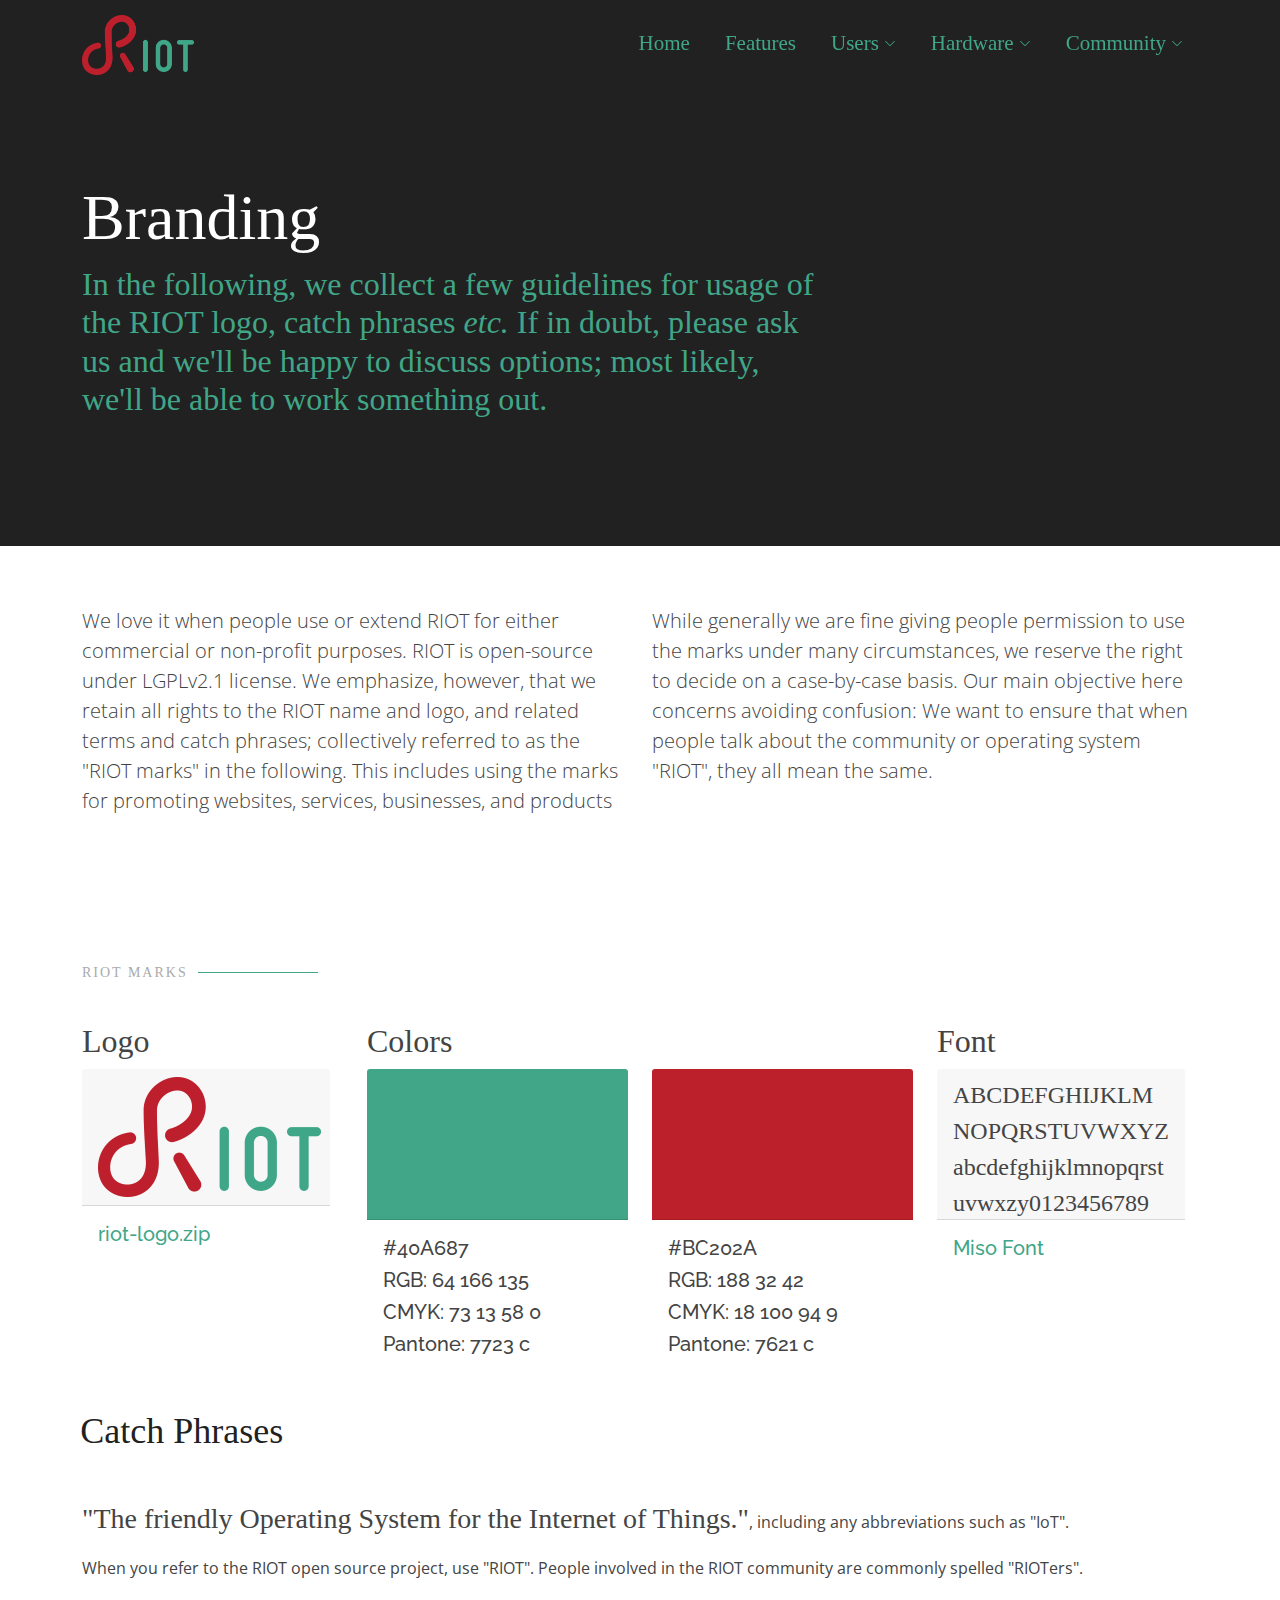
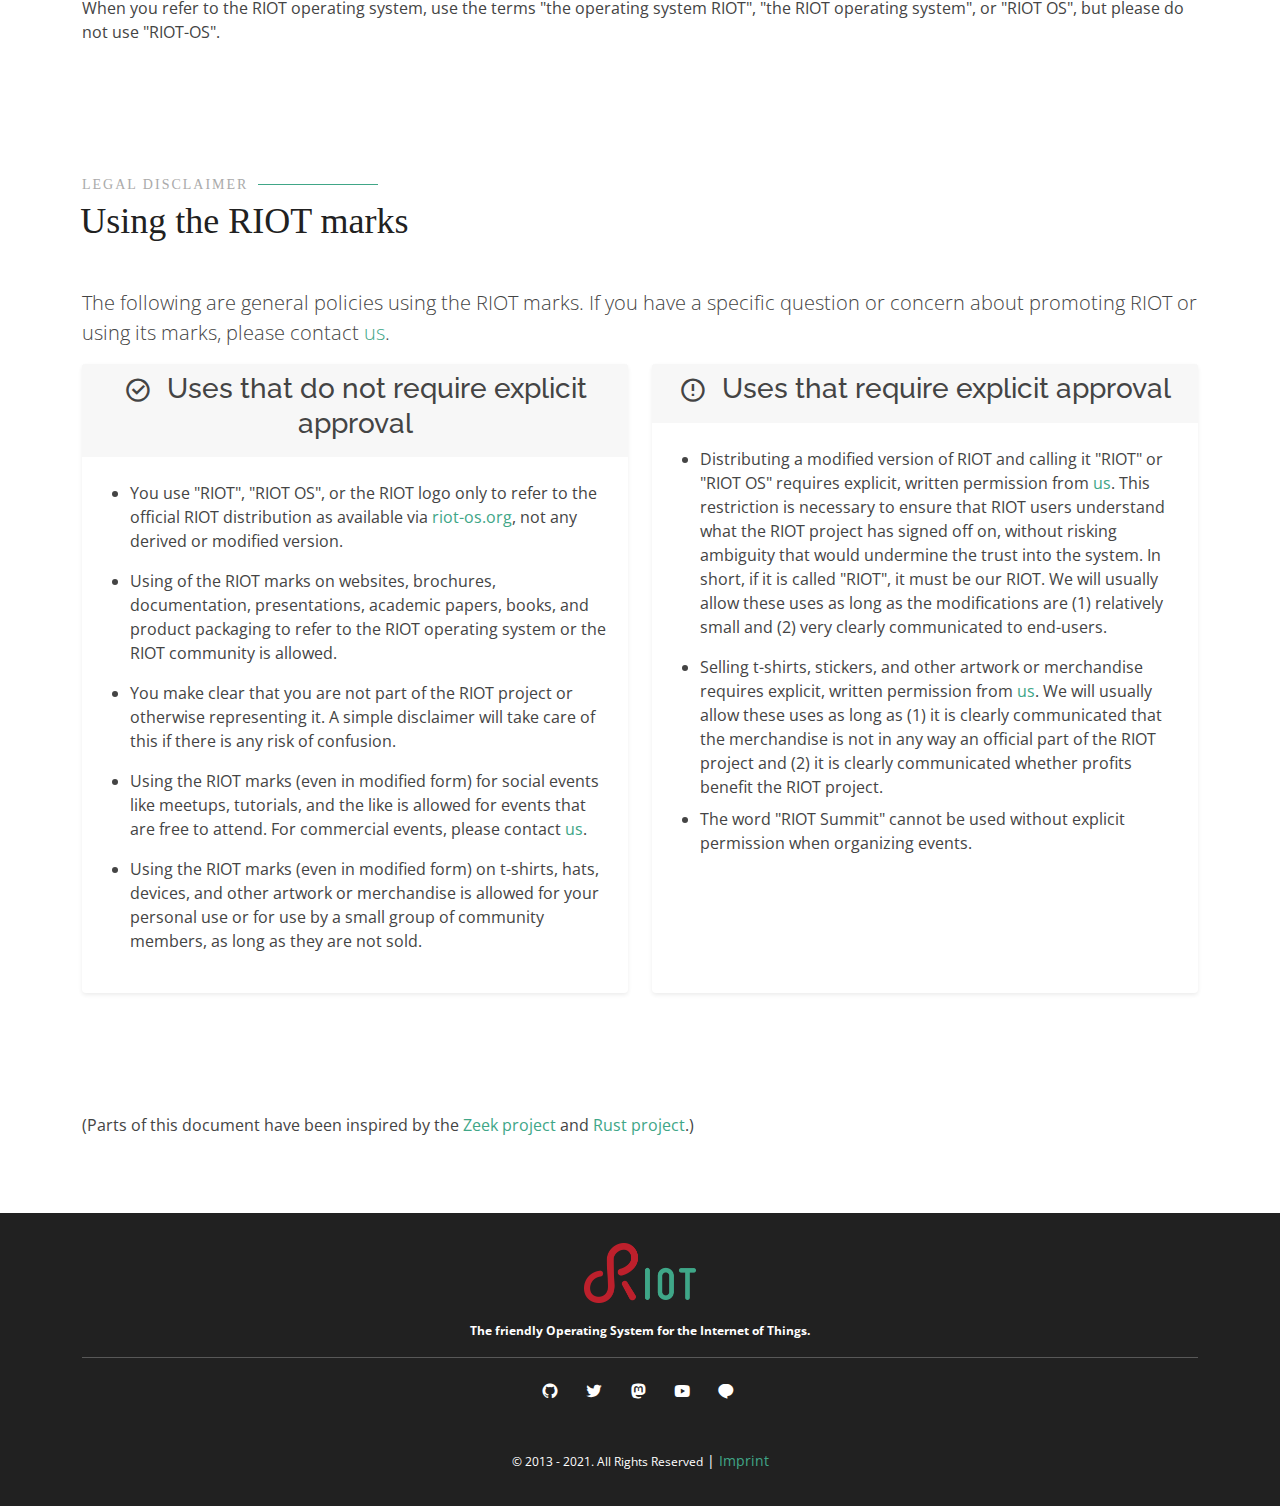
<file: branding.html>
<!DOCTYPE html>
<html lang="en"  class="h-100" >

<head>
  <meta charset="utf-8">
  <meta content="width=device-width, initial-scale=1.0" name="viewport">

  <title>RIOT - The friendly Operating System for the Internet of Things</title>
  <meta content="" name="description">
  <meta content="" name="keywords">

  <!-- Favicons -->
  <link href="/assets/img/favicon.png" rel="icon">
  <link href="/assets/img/apple-touch-icon.png" rel="apple-touch-icon">

  <!-- Google Fonts -->
  <link href="https://fonts.googleapis.com/css?family=Open+Sans:300,300i,400,400i,600,600i,700,700i|Raleway:300,300i,400,400i,500,500i,600,600i,700,700i|Poppins:300,300i,400,400i,500,500i,600,600i,700,700i" rel="stylesheet">

  <!-- Vendor CSS Files -->
  <link href="/assets/vendor/animate.css/animate.min.css" rel="stylesheet">
  <link href="/assets/vendor/aos/aos.css" rel="stylesheet">
  <link href="/assets/vendor/bootstrap/css/bootstrap.min.css" rel="stylesheet">
  <link href="/assets/vendor/bootstrap-icons/bootstrap-icons.css" rel="stylesheet">
  <link href="/assets/vendor/boxicons/css/boxicons.min.css" rel="stylesheet">
  <link href="/assets/vendor/glightbox/css/glightbox.min.css" rel="stylesheet">
  <link href="/assets/vendor/remixicon/remixicon.css" rel="stylesheet">
  <link href="/assets/vendor/swiper/swiper-bundle.min.css" rel="stylesheet">

  <!-- Template Main CSS File -->
  <link href="/assets/css/main.css" rel="stylesheet">

  <!-- =======================================================
  * Template Name: Selecao - v4.0.0
  * Template URL: https://bootstrapmade.com/selecao-bootstrap-template/
  * Author: BootstrapMade.com
  * License: https://bootstrapmade.com/license/
  ======================================================== -->
</head>

<body  class="d-flex flex-column h-100" >
    <div class="container-md">
  <!-- ======= Header ======= -->
<!-- Configurations layouts can apply
     - header_opaque: set to true to have an opaque background before scrolling
-->
  <header id="header" class="fixed-top d-flex align-items-center  header-transparent ">
    <div class="container d-flex align-items-center justify-content-between">

      <div class="logo">
          <a href="/"><img src="/assets/img/riot-logo.png" alt="" class="img-fluid"></a>
      </div>

      <nav id="navbar" class="navbar">
        <ul>
            <li><a class="nav-link scrollto " href="/">Home</a></li>
            <li><a class="nav-link scrollto" href="/#features">Features</a></li>
            <li class="dropdown"><a href="/#get-started"><span>Users</span> <i class="bi bi-chevron-down"></i></a>
            <ul>
              <li><a href="/#get-started">Get started</a></li>
              <li><a href="/#use-cases-carousel">Use Cases</a></li>
              <li><a href="/#faq">FAQ</a></li>
            </ul>
            <li class="dropdown"><a href="/boards.html"><span>Hardware</span> <i class="bi bi-chevron-down"></i></a>
            <ul>
              <li><a href="/cpus.html">CPUs</a></li>
              <li><a href="/boards.html">Boards</a></li>
              <li><a href="/drivers.html">Drivers</a></li>
            </ul>
          <li class="dropdown"><a href="/community.html"><span>Community</span> <i class="bi bi-chevron-down"></i></a>
            <ul>
              <li><a href="/community.html">Overview</a></li>
              <!--<li><a href="/contributors.html">Contributors</a></li>-->
              <li><a href="https://forum.riot-os.org">Forum</a></li>
              <li><a href="https://github.com/topics/riot-os">GitHub</a></li>
              <li><a href="/community.html#socialmedia">Social Media</a></li>
              <li><a href="/branding.html">Branding</a></li>
              <li><a href="https://github.com/RIOT-OS/RIOT/blob/master/CODE_OF_CONDUCT.md">Code of Conduct</a></li>
            </ul>
          </li>
        </ul>
        <i class="bi bi-list mobile-nav-toggle"></i>
      </nav><!-- .navbar -->

    </div>
  </header><!-- End Header -->

    </div>
  <main id="main">
  <section class="simple-page-header">
    <div class="container">
      <div class="row">
        <div class="col-12 col-lg-8 text-center text-lg-start">
          <h2>Branding</h2>
          <h3>In the following, we collect a few guidelines for usage of the RIOT logo, catch phrases <i>etc.</i> If in doubt, please ask us and we'll be happy to discuss options; most likely, we'll be able to work something out.</h3>
        </div>
      </div>
    </div>
  </section>

      <!-- ======= About Section ======= -->
    <section id="branding">
      <div class="container">

        <div class="row content">
          <div class="col-12 col-lg-6">
            <p class="lead">
             We love it when people use or extend RIOT for either
             commercial or non-profit purposes. RIOT is open-source under
             LGPLv2.1 license.

             We emphasize, however, that we retain all rights to the RIOT
             name and logo, and related terms and catch phrases;
             collectively referred to as the "RIOT marks" in the following.
             This includes using the marks for promoting websites,
             services, businesses, and products
            </p>
          </div>
          <div class="col-12 col-lg-6 pt-4 pt-lg-0">
            <p class="lead">
              While generally we are fine giving people permission to use
              the marks under many circumstances, we reserve the right to
              decide on a case-by-case basis. 
              Our main objective here
              concerns avoiding confusion: We want to ensure that when
              people talk about the community or operating system "RIOT",
              they all mean the same.
            </p>
          </div>
          <p>

          </p>
        </div>

      </div>
    </section><!-- End About Section -->

    <section>
      <div class="container">
        <div class="section-title">
          <h2>RIOT Marks</h2>
          <p><p>
        </div>
        <div class="row">

          <div class="col-12 col-lg-3">
            <h2 class="ft-miso">Logo</h2>
            <div class="row">
              <div class="card border-0" style="width: 17rem;">
                <div class="card-header"><img src="/assets/img/riot-logo.png"></div>
                <div class="card-body">
                  <h5 class="card-title"><a href="/assets/branding/riot-logo.zip">riot-logo.zip</a></h5>
                </div>
              </div>
            </div>
          </div>

          <div class="col-12 col-lg-6">
            <h2 class="ft-miso">Colors</h2>

            <div class="row">
              <div class="col">
                <div class="card border-0">
                  <div class="card-header w-100" style="background: #40a687; height: 4cm;"></div>
                  <div class="card-body">
                    <h5 class="card-title">#40A687</h5>
                    <h5 class="card-title">RGB: 64 166 135</h5>
                    <h5 class="card-title">CMYK: 73 13 58 0</h5>
                    <h5 class="card-title">Pantone: 7723 c</h5>
                  </div>
                </div>
              </div>

              <div class="col">
                <div class="card border-0">
                  <div class="card-header w-100" style="background: #bc202a; height: 4cm;"></div>
                  <div class="card-body">
                    <h5 class="card-title">#BC202A</h5>
                    <h5 class="card-title">RGB: 188 32 42</h5>
                    <h5 class="card-title">CMYK: 18 100 94 9</h5>
                    <h5 class="card-title">Pantone: 7621 c</h5>
                  </div>
                </div>
              </div>
            </div>

          </div>

          <div class="col-12 col-lg-3">
            <h2 class="ft-miso">Font</h2>
            <div class="row">
              <div class="card border-0" style="width: 17rem;">
                <div class="card-header" style="font-family: Miso; font-size:
                24px; height: 4cm; display: table-cell; vertical-align: middle;"> ABCDEFGHIJKLMNOPQRSTUVWXYZabcdefghijklmnopqrstuvwxzy0123456789</div>
                <div class="card-body">
                  <h5 class="card-title"><a href="http://martennettelbladt.se/miso/">Miso Font</a></h5>
                </div>
              </div>
            </div>
          </div>

        </div>

        <div class="section-title mt-4">
          <p>Catch Phrases<p>
        </div>
        <blockquote>
          <p>
            <span class="ft-miso fs-3">"The friendly Operating System for the Internet of
            Things."</span>,
            including any abbreviations such as "IoT".
            </p>
        </blockquote>
        <!--<div class="alert alert-secondary" role="alrt">-->
          <p>
            When you refer to the RIOT open source project, use "RIOT".
            People involved in the RIOT community are commonly spelled
            "RIOTers".
          </p>
          <p>
            When you refer to the RIOT operating system, use the terms "the
            operating system RIOT", "the RIOT operating system", or "RIOT OS",
            but please do not use "RIOT-OS".
          </p>
        <!--</div>-->
      </div>
    </section>

    <section>
      <div class="container">
        <div class="section-title">
          <h2>Legal Disclaimer</h2>
          <p>Using the RIOT marks<p>
        </div>
        <div class="row">
          <p class="lead">
            The following are general policies using the RIOT marks. If you
            have a specific question or concern about promoting RIOT or
            using its marks, please contact
            <a href="mailto:riot@riot-os.org">us</a>.
          </p>
        </div>
        <div class="row">
          <div class="col-12 col-md-6">
            <div class="card d-flex h-100 shadow-sm border-0 rounded">
              <div class="card-header border-0 text-center align-items-center justify-content-center">
                <h3 class="card-title align-middle" ><i class="ri-checkbox-circle-line me-2 align-middle"></i> Uses that do not require explicit approval</h3>
              </div>
              <div class="card-body">
                <ul>
                  <li class="py-2">
                    You use "RIOT", "RIOT OS", or the RIOT logo only to
                    refer to the official RIOT distribution as available
                    via <a href="https://riot-os.org">riot-os.org</a>, not
                    any derived or modified version.
                  </li>
                  <li class="py-2">
                    Using of the RIOT marks on websites,
                    brochures, documentation, presentations, academic
                    papers, books, and product packaging to refer to the
                    RIOT operating system or the RIOT community is allowed.
                  </li>
                  <li class="py-2">
                    You make clear that you are not part of the RIOT
                    project or otherwise representing it. A simple
                    disclaimer will take care of this if there is any risk
                    of confusion.
                  </li>
                  <li class="py-2">
                    Using the RIOT marks (even in modified form) for
                    social events like meetups, tutorials, and the like is
                    allowed for events that are free to attend. For
                    commercial events, please contact <a
                    href="mailto:riot@riot-os.org">us</a>.
                  </li>
                  <li class="py-2">
                    Using the RIOT marks (even in modified form) on
                    t-shirts, hats, devices, and other artwork or
                    merchandise  is allowed for your personal use or for
                    use by a small group of community members, as long as
                    they are not sold. 
                  </li>
                </ul>
              </div>
            </div>
          </div>
          <div class="col-12 col-md-6">
            <div class="card d-flex h-100 shadow-sm border-0 rounded">
              <div class="card-header border-0 text-center align-items-center justify-content-center">
                <h3 class="card-title align-middle" ><i class="ri-error-warning-line me-2 align-middle"></i> Uses that require explicit approval</h3>
              </div>
              <div class="card-body">
                <ul>
                  <li class="py-2">
                    Distributing a modified version of RIOT and calling it
                    "RIOT" or "RIOT OS" requires explicit, written permission from 
                    <a href="mailto:riot@riot-os.org">us</a>.
                    This restriction is necessary to ensure that RIOT users
                    understand what the RIOT project has signed off on,
                    without risking ambiguity that would undermine the
                    trust into the system.
                    In short, if it is called "RIOT", it must be our RIOT.
                    We will usually allow these uses as long as the
                    modifications are (1) relatively small and (2) very
                    clearly communicated to end-users.
                  </li>
                  <li class="py-2">
                    Selling t-shirts, stickers, and other artwork or merchandise
                    requires explicit, written permission from <a
                    href="mailto:riot@riot-os.org">us</a>. We will usually allow
                    these uses as long as (1) it is clearly communicated that the
                    merchandise is not in any way an official part of the RIOT
                    project and (2) it is clearly communicated whether profits
                    benefit the RIOT project.
                  </li>
                  <li>
                    The word "RIOT Summit" cannot be used without explicit
                    permission when organizing events.
                  </li>
                </ul>
              </div>
            </div>
          </div>
        </div>
      </div>
    </section>

    <section>
      <div class="container">
        <div class="row">
          <p>
            (Parts of this document have been inspired by the <a
            href="https://zeek.org/marks-and-logos/">Zeek project</a> and <a
            href="https://www.rust-lang.org/policies/media-guide">Rust project</a>.)
          </p>
        </div>
      </div>
    </section>


  </main><!-- End #main -->



</main>


    <!-- ======= Footer ======= -->
  <footer id="footer"  class="mt-auto" >
    <div class="container">
      <div class="row text-center mb-3">
        <div class="col-12">
          <a href="index.html">
            <img src="/assets/img/riot-logo.png" alt="" class="logo img-fluid">
          </a>
        </div>
      </div>
      <div class="row text-center">
        <div class="col">
          <small class="fw-bold">The friendly Operating System for the Internet of Things.</small>
        </div>
      </div>
      <hr>
      <div class="row">
        <div class="col text-center social-links">
                             <a href="https://github.com/RIOT-OS/RIOT"><i class="ri-github-fill"></i></a>
                  <a href="https://twitter.com/RIOT_OS"><i class="ri-twitter-fill"></i></a>
                  <a href="https://fosstodon.org/@riot"><i class="ri-mastodon-fill"></i></a>
                  <a href="https://www.youtube.com/channel/UCmcXy2qyoQfq7ByoxtFSOjg"><i class="ri-youtube-fill"></i></a>
                  <a href="https://forum.riot-os.org"><i class="ri-chat-1-fill"></i></a>


        </div>
      </div>
      <div class="copyright">
        <small>&copy; 2013 - 2021. All Rights Reserved</small> | <a href="/imprint.html">Imprint</a>
      </div>
    </div>
  </footer><!-- End Footer -->

  <a href="#" class="back-to-top d-flex align-items-center justify-content-center"><i class="bi bi-arrow-up-short"></i></a>

  <!-- Vendor JS Files -->
  <script src="/assets/vendor/aos/aos.js"></script>
  <script src="/assets/vendor/bootstrap/js/bootstrap.bundle.min.js"></script>
  <script src="/assets/vendor/glightbox/js/glightbox.min.js"></script>
  <script src="/assets/vendor/isotope-layout/isotope.pkgd.min.js"></script>
  <script src="/assets/vendor/php-email-form/validate.js"></script>
  <script src="/assets/vendor/swiper/swiper-bundle.min.js"></script>

  <!-- Template Main JS File -->
  <script src="//ajax.googleapis.com/ajax/libs/jquery/2.1.1/jquery.min.js"></script>
  <script src="/assets/js/main.js"></script>

</body>

</html>
</file>
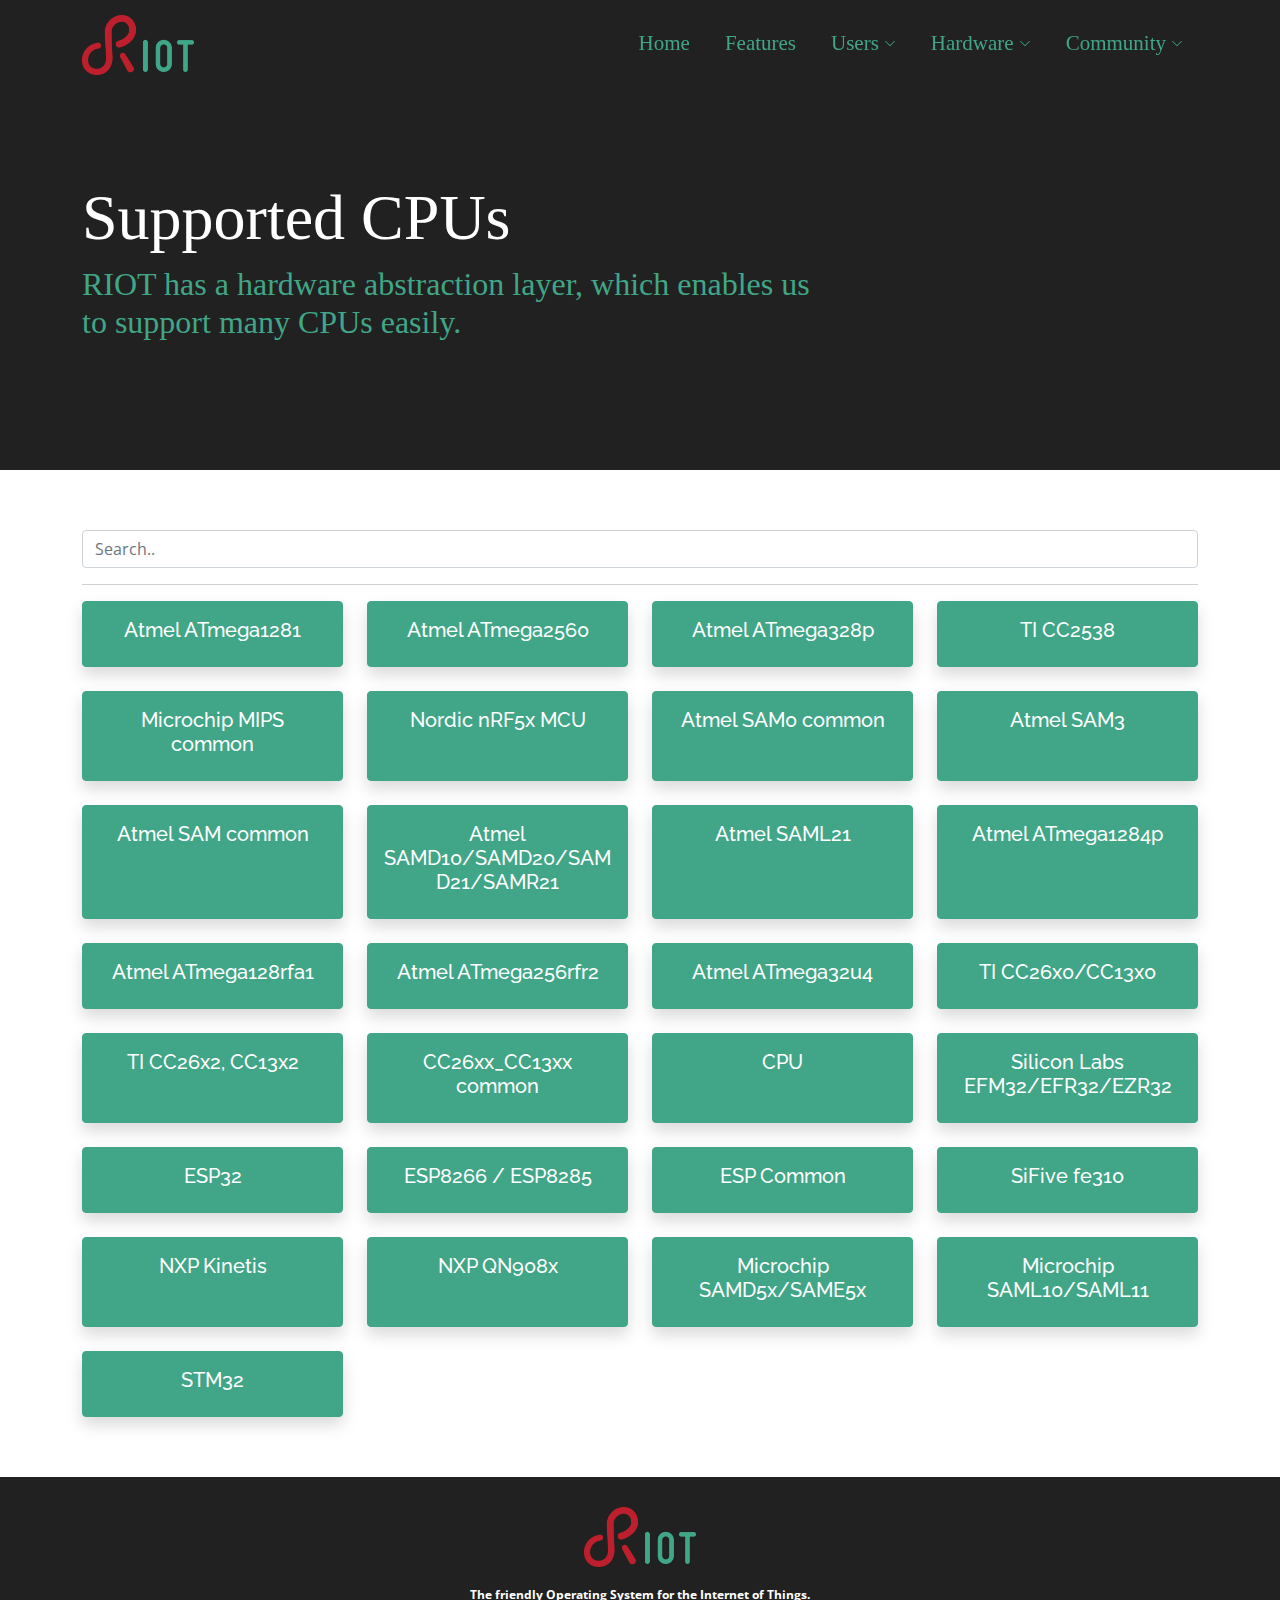
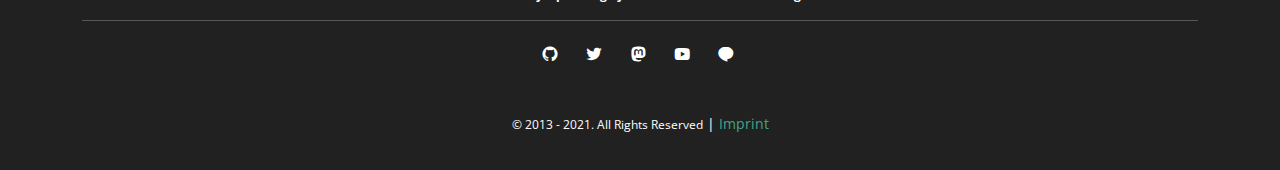
<file: cpus.html>
<!DOCTYPE html>
<html lang="en"  class="h-100" >

<head>
  <meta charset="utf-8">
  <meta content="width=device-width, initial-scale=1.0" name="viewport">

  <title>RIOT - The friendly Operating System for the Internet of Things</title>
  <meta content="" name="description">
  <meta content="" name="keywords">

  <!-- Favicons -->
  <link href="/assets/img/favicon.png" rel="icon">
  <link href="/assets/img/apple-touch-icon.png" rel="apple-touch-icon">

  <!-- Google Fonts -->
  <link href="https://fonts.googleapis.com/css?family=Open+Sans:300,300i,400,400i,600,600i,700,700i|Raleway:300,300i,400,400i,500,500i,600,600i,700,700i|Poppins:300,300i,400,400i,500,500i,600,600i,700,700i" rel="stylesheet">

  <!-- Vendor CSS Files -->
  <link href="/assets/vendor/animate.css/animate.min.css" rel="stylesheet">
  <link href="/assets/vendor/aos/aos.css" rel="stylesheet">
  <link href="/assets/vendor/bootstrap/css/bootstrap.min.css" rel="stylesheet">
  <link href="/assets/vendor/bootstrap-icons/bootstrap-icons.css" rel="stylesheet">
  <link href="/assets/vendor/boxicons/css/boxicons.min.css" rel="stylesheet">
  <link href="/assets/vendor/glightbox/css/glightbox.min.css" rel="stylesheet">
  <link href="/assets/vendor/remixicon/remixicon.css" rel="stylesheet">
  <link href="/assets/vendor/swiper/swiper-bundle.min.css" rel="stylesheet">

  <!-- Template Main CSS File -->
  <link href="/assets/css/main.css" rel="stylesheet">

  <!-- =======================================================
  * Template Name: Selecao - v4.0.0
  * Template URL: https://bootstrapmade.com/selecao-bootstrap-template/
  * Author: BootstrapMade.com
  * License: https://bootstrapmade.com/license/
  ======================================================== -->
</head>

<body  class="d-flex flex-column h-100" >
    <div class="container-md">
  <!-- ======= Header ======= -->
<!-- Configurations layouts can apply
     - header_opaque: set to true to have an opaque background before scrolling
-->
  <header id="header" class="fixed-top d-flex align-items-center  header-transparent ">
    <div class="container d-flex align-items-center justify-content-between">

      <div class="logo">
          <a href="/"><img src="/assets/img/riot-logo.png" alt="" class="img-fluid"></a>
      </div>

      <nav id="navbar" class="navbar">
        <ul>
            <li><a class="nav-link scrollto " href="/">Home</a></li>
            <li><a class="nav-link scrollto" href="/#features">Features</a></li>
            <li class="dropdown"><a href="/#get-started"><span>Users</span> <i class="bi bi-chevron-down"></i></a>
            <ul>
              <li><a href="/#get-started">Get started</a></li>
              <li><a href="/#use-cases-carousel">Use Cases</a></li>
              <li><a href="/#faq">FAQ</a></li>
            </ul>
            <li class="dropdown"><a href="/boards.html"><span>Hardware</span> <i class="bi bi-chevron-down"></i></a>
            <ul>
              <li><a href="/cpus.html">CPUs</a></li>
              <li><a href="/boards.html">Boards</a></li>
              <li><a href="/drivers.html">Drivers</a></li>
            </ul>
          <li class="dropdown"><a href="/community.html"><span>Community</span> <i class="bi bi-chevron-down"></i></a>
            <ul>
              <li><a href="/community.html">Overview</a></li>
              <!--<li><a href="/contributors.html">Contributors</a></li>-->
              <li><a href="https://forum.riot-os.org">Forum</a></li>
              <li><a href="https://github.com/topics/riot-os">GitHub</a></li>
              <li><a href="/community.html#socialmedia">Social Media</a></li>
              <li><a href="/branding.html">Branding</a></li>
              <li><a href="https://github.com/RIOT-OS/RIOT/blob/master/CODE_OF_CONDUCT.md">Code of Conduct</a></li>
            </ul>
          </li>
        </ul>
        <i class="bi bi-list mobile-nav-toggle"></i>
      </nav><!-- .navbar -->

    </div>
  </header><!-- End Header -->

    </div>
  <main id="main">
  <section class="simple-page-header">
    <div class="container">
      <div class="row">
        <div class="col-12 col-lg-8 text-center text-lg-start">
          <h2>Supported CPUs</h2>
          <h3>RIOT has a hardware abstraction layer, which enables us to support many CPUs easily.</h3>
        </div>
      </div>
    </div>
  </section>

      <!-- ======= Board Section ======= -->
    <section id="cpus">
      <div class="container">
        <input class="form-control" name="cpuSearchInput" type="text" placeholder="Search..">
        <hr>
        <div id="cpuList">
          <div class="row row-cols-1 row-cols-md-4 g-4">
            
              <div class="col">
                <a href="https://doc.riot-os.org/group__cpu__atmega1281.html">
                  <div class="card shadow rounded btn-primary h-100">
                    <div class="card-body align-middle">
                      <h5 class="text-center">Atmel ATmega1281</h5>
                    </div>
                  </div>
                </a>
              </div>
            
              <div class="col">
                <a href="https://doc.riot-os.org/group__cpu__atmega2560.html">
                  <div class="card shadow rounded btn-primary h-100">
                    <div class="card-body align-middle">
                      <h5 class="text-center">Atmel ATmega2560</h5>
                    </div>
                  </div>
                </a>
              </div>
            
              <div class="col">
                <a href="https://doc.riot-os.org/group__cpu__atmega328p.html">
                  <div class="card shadow rounded btn-primary h-100">
                    <div class="card-body align-middle">
                      <h5 class="text-center">Atmel ATmega328p</h5>
                    </div>
                  </div>
                </a>
              </div>
            
              <div class="col">
                <a href="https://doc.riot-os.org/group__cpu__cc2538.html">
                  <div class="card shadow rounded btn-primary h-100">
                    <div class="card-body align-middle">
                      <h5 class="text-center">TI CC2538</h5>
                    </div>
                  </div>
                </a>
              </div>
            
              <div class="col">
                <a href="https://doc.riot-os.org/group__cpu__mips__pic32__common.html">
                  <div class="card shadow rounded btn-primary h-100">
                    <div class="card-body align-middle">
                      <h5 class="text-center">Microchip MIPS common</h5>
                    </div>
                  </div>
                </a>
              </div>
            
              <div class="col">
                <a href="https://doc.riot-os.org/group__cpu__nrf5x__common.html">
                  <div class="card shadow rounded btn-primary h-100">
                    <div class="card-body align-middle">
                      <h5 class="text-center">Nordic nRF5x MCU</h5>
                    </div>
                  </div>
                </a>
              </div>
            
              <div class="col">
                <a href="https://doc.riot-os.org/group__cpu__sam0__common.html">
                  <div class="card shadow rounded btn-primary h-100">
                    <div class="card-body align-middle">
                      <h5 class="text-center">Atmel SAM0 common</h5>
                    </div>
                  </div>
                </a>
              </div>
            
              <div class="col">
                <a href="https://doc.riot-os.org/group__cpu__sam3.html">
                  <div class="card shadow rounded btn-primary h-100">
                    <div class="card-body align-middle">
                      <h5 class="text-center">Atmel SAM3</h5>
                    </div>
                  </div>
                </a>
              </div>
            
              <div class="col">
                <a href="https://doc.riot-os.org/group__cpu__sam__common.html">
                  <div class="card shadow rounded btn-primary h-100">
                    <div class="card-body align-middle">
                      <h5 class="text-center">Atmel SAM common</h5>
                    </div>
                  </div>
                </a>
              </div>
            
              <div class="col">
                <a href="https://doc.riot-os.org/group__cpu__samd21.html">
                  <div class="card shadow rounded btn-primary h-100">
                    <div class="card-body align-middle">
                      <h5 class="text-center">Atmel SAMD10/SAMD20/SAMD21/SAMR21</h5>
                    </div>
                  </div>
                </a>
              </div>
            
              <div class="col">
                <a href="https://doc.riot-os.org/group__cpu__saml21.html">
                  <div class="card shadow rounded btn-primary h-100">
                    <div class="card-body align-middle">
                      <h5 class="text-center">Atmel SAML21</h5>
                    </div>
                  </div>
                </a>
              </div>
            
              <div class="col">
                <a href="https://doc.riot-os.org/group__cpu__atmega1284p.html">
                  <div class="card shadow rounded btn-primary h-100">
                    <div class="card-body align-middle">
                      <h5 class="text-center">Atmel ATmega1284p</h5>
                    </div>
                  </div>
                </a>
              </div>
            
              <div class="col">
                <a href="https://doc.riot-os.org/group__cpu__atmega128rfa1.html">
                  <div class="card shadow rounded btn-primary h-100">
                    <div class="card-body align-middle">
                      <h5 class="text-center">Atmel ATmega128rfa1</h5>
                    </div>
                  </div>
                </a>
              </div>
            
              <div class="col">
                <a href="https://doc.riot-os.org/group__cpu__atmega256rfr2.html">
                  <div class="card shadow rounded btn-primary h-100">
                    <div class="card-body align-middle">
                      <h5 class="text-center">Atmel ATmega256rfr2</h5>
                    </div>
                  </div>
                </a>
              </div>
            
              <div class="col">
                <a href="https://doc.riot-os.org/group__cpu__atmega32u4.html">
                  <div class="card shadow rounded btn-primary h-100">
                    <div class="card-body align-middle">
                      <h5 class="text-center">Atmel ATmega32u4</h5>
                    </div>
                  </div>
                </a>
              </div>
            
              <div class="col">
                <a href="https://doc.riot-os.org/group__cpu__cc26x0__cc13x0.html">
                  <div class="card shadow rounded btn-primary h-100">
                    <div class="card-body align-middle">
                      <h5 class="text-center">TI CC26x0/CC13x0</h5>
                    </div>
                  </div>
                </a>
              </div>
            
              <div class="col">
                <a href="https://doc.riot-os.org/group__cpu__cc26x2__cc13x2.html">
                  <div class="card shadow rounded btn-primary h-100">
                    <div class="card-body align-middle">
                      <h5 class="text-center">TI CC26x2, CC13x2</h5>
                    </div>
                  </div>
                </a>
              </div>
            
              <div class="col">
                <a href="https://doc.riot-os.org/group__cpu__cc26xx__cc13xx.html">
                  <div class="card shadow rounded btn-primary h-100">
                    <div class="card-body align-middle">
                      <h5 class="text-center">CC26xx_CC13xx common</h5>
                    </div>
                  </div>
                </a>
              </div>
            
              <div class="col">
                <a href="https://doc.riot-os.org/group__cpu.html">
                  <div class="card shadow rounded btn-primary h-100">
                    <div class="card-body align-middle">
                      <h5 class="text-center">CPU</h5>
                    </div>
                  </div>
                </a>
              </div>
            
              <div class="col">
                <a href="https://doc.riot-os.org/group__cpu__efm32.html">
                  <div class="card shadow rounded btn-primary h-100">
                    <div class="card-body align-middle">
                      <h5 class="text-center">Silicon Labs EFM32/EFR32/EZR32</h5>
                    </div>
                  </div>
                </a>
              </div>
            
              <div class="col">
                <a href="https://doc.riot-os.org/group__cpu__esp32.html">
                  <div class="card shadow rounded btn-primary h-100">
                    <div class="card-body align-middle">
                      <h5 class="text-center">ESP32</h5>
                    </div>
                  </div>
                </a>
              </div>
            
              <div class="col">
                <a href="https://doc.riot-os.org/group__cpu__esp8266.html">
                  <div class="card shadow rounded btn-primary h-100">
                    <div class="card-body align-middle">
                      <h5 class="text-center">ESP8266 / ESP8285</h5>
                    </div>
                  </div>
                </a>
              </div>
            
              <div class="col">
                <a href="https://doc.riot-os.org/group__cpu__esp__common.html">
                  <div class="card shadow rounded btn-primary h-100">
                    <div class="card-body align-middle">
                      <h5 class="text-center">ESP Common</h5>
                    </div>
                  </div>
                </a>
              </div>
            
              <div class="col">
                <a href="https://doc.riot-os.org/group__cpu__fe310.html">
                  <div class="card shadow rounded btn-primary h-100">
                    <div class="card-body align-middle">
                      <h5 class="text-center">SiFive fe310</h5>
                    </div>
                  </div>
                </a>
              </div>
            
              <div class="col">
                <a href="https://doc.riot-os.org/group__cpu__kinetis.html">
                  <div class="card shadow rounded btn-primary h-100">
                    <div class="card-body align-middle">
                      <h5 class="text-center">NXP Kinetis</h5>
                    </div>
                  </div>
                </a>
              </div>
            
              <div class="col">
                <a href="https://doc.riot-os.org/group__cpu__qn908x.html">
                  <div class="card shadow rounded btn-primary h-100">
                    <div class="card-body align-middle">
                      <h5 class="text-center">NXP QN908x</h5>
                    </div>
                  </div>
                </a>
              </div>
            
              <div class="col">
                <a href="https://doc.riot-os.org/group__cpu__samd5x.html">
                  <div class="card shadow rounded btn-primary h-100">
                    <div class="card-body align-middle">
                      <h5 class="text-center">Microchip SAMD5x/SAME5x</h5>
                    </div>
                  </div>
                </a>
              </div>
            
              <div class="col">
                <a href="https://doc.riot-os.org/group__cpu__saml1x.html">
                  <div class="card shadow rounded btn-primary h-100">
                    <div class="card-body align-middle">
                      <h5 class="text-center">Microchip SAML10/SAML11</h5>
                    </div>
                  </div>
                </a>
              </div>
            
              <div class="col">
                <a href="https://doc.riot-os.org/group__cpu__stm32.html">
                  <div class="card shadow rounded btn-primary h-100">
                    <div class="card-body align-middle">
                      <h5 class="text-center">STM32</h5>
                    </div>
                  </div>
                </a>
              </div>
            
          </div>
        </div>
      </div>
    </section><!-- End Board Section -->
  </main><!-- End #main -->


</main>


    <!-- ======= Footer ======= -->
  <footer id="footer"  class="mt-auto" >
    <div class="container">
      <div class="row text-center mb-3">
        <div class="col-12">
          <a href="index.html">
            <img src="/assets/img/riot-logo.png" alt="" class="logo img-fluid">
          </a>
        </div>
      </div>
      <div class="row text-center">
        <div class="col">
          <small class="fw-bold">The friendly Operating System for the Internet of Things.</small>
        </div>
      </div>
      <hr>
      <div class="row">
        <div class="col text-center social-links">
                             <a href="https://github.com/RIOT-OS/RIOT"><i class="ri-github-fill"></i></a>
                  <a href="https://twitter.com/RIOT_OS"><i class="ri-twitter-fill"></i></a>
                  <a href="https://fosstodon.org/@riot"><i class="ri-mastodon-fill"></i></a>
                  <a href="https://www.youtube.com/channel/UCmcXy2qyoQfq7ByoxtFSOjg"><i class="ri-youtube-fill"></i></a>
                  <a href="https://forum.riot-os.org"><i class="ri-chat-1-fill"></i></a>


        </div>
      </div>
      <div class="copyright">
        <small>&copy; 2013 - 2021. All Rights Reserved</small> | <a href="/imprint.html">Imprint</a>
      </div>
    </div>
  </footer><!-- End Footer -->

  <a href="#" class="back-to-top d-flex align-items-center justify-content-center"><i class="bi bi-arrow-up-short"></i></a>

  <!-- Vendor JS Files -->
  <script src="/assets/vendor/aos/aos.js"></script>
  <script src="/assets/vendor/bootstrap/js/bootstrap.bundle.min.js"></script>
  <script src="/assets/vendor/glightbox/js/glightbox.min.js"></script>
  <script src="/assets/vendor/isotope-layout/isotope.pkgd.min.js"></script>
  <script src="/assets/vendor/php-email-form/validate.js"></script>
  <script src="/assets/vendor/swiper/swiper-bundle.min.js"></script>

  <!-- Template Main JS File -->
  <script src="//ajax.googleapis.com/ajax/libs/jquery/2.1.1/jquery.min.js"></script>
  <script src="/assets/js/main.js"></script>

</body>

</html>
</file>
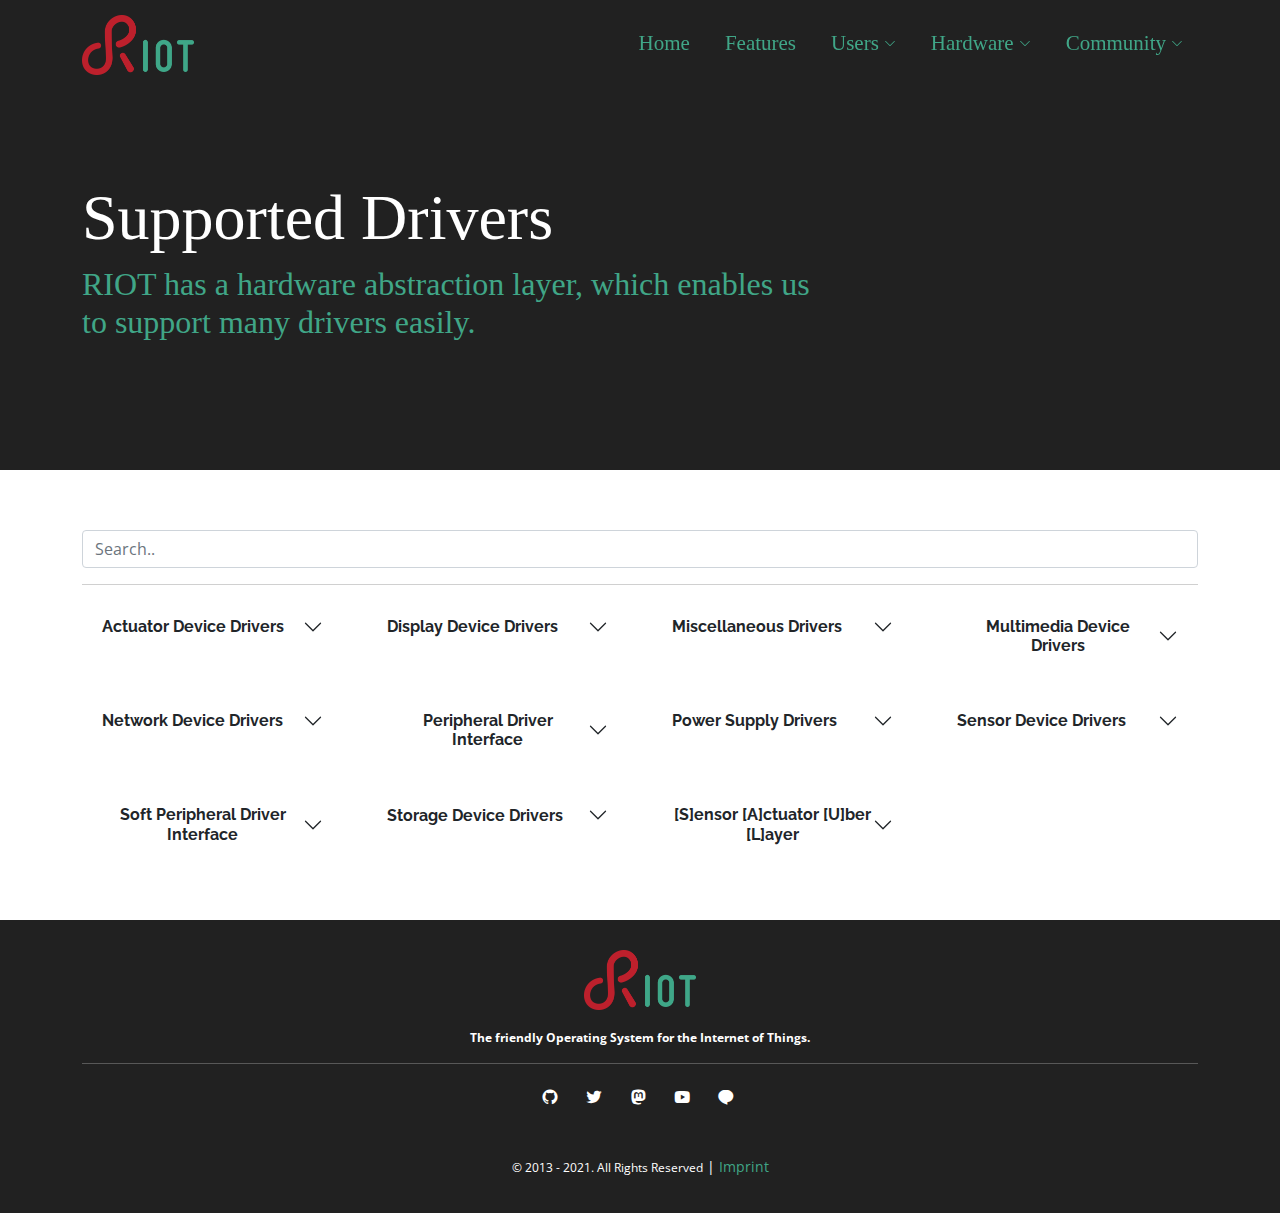
<file: drivers.html>
<!DOCTYPE html>
<html lang="en"  class="h-100" >

<head>
  <meta charset="utf-8">
  <meta content="width=device-width, initial-scale=1.0" name="viewport">

  <title>RIOT - The friendly Operating System for the Internet of Things</title>
  <meta content="" name="description">
  <meta content="" name="keywords">

  <!-- Favicons -->
  <link href="/assets/img/favicon.png" rel="icon">
  <link href="/assets/img/apple-touch-icon.png" rel="apple-touch-icon">

  <!-- Google Fonts -->
  <link href="https://fonts.googleapis.com/css?family=Open+Sans:300,300i,400,400i,600,600i,700,700i|Raleway:300,300i,400,400i,500,500i,600,600i,700,700i|Poppins:300,300i,400,400i,500,500i,600,600i,700,700i" rel="stylesheet">

  <!-- Vendor CSS Files -->
  <link href="/assets/vendor/animate.css/animate.min.css" rel="stylesheet">
  <link href="/assets/vendor/aos/aos.css" rel="stylesheet">
  <link href="/assets/vendor/bootstrap/css/bootstrap.min.css" rel="stylesheet">
  <link href="/assets/vendor/bootstrap-icons/bootstrap-icons.css" rel="stylesheet">
  <link href="/assets/vendor/boxicons/css/boxicons.min.css" rel="stylesheet">
  <link href="/assets/vendor/glightbox/css/glightbox.min.css" rel="stylesheet">
  <link href="/assets/vendor/remixicon/remixicon.css" rel="stylesheet">
  <link href="/assets/vendor/swiper/swiper-bundle.min.css" rel="stylesheet">

  <!-- Template Main CSS File -->
  <link href="/assets/css/main.css" rel="stylesheet">

  <!-- =======================================================
  * Template Name: Selecao - v4.0.0
  * Template URL: https://bootstrapmade.com/selecao-bootstrap-template/
  * Author: BootstrapMade.com
  * License: https://bootstrapmade.com/license/
  ======================================================== -->
</head>

<body  class="d-flex flex-column h-100" >
    <div class="container-md">
  <!-- ======= Header ======= -->
<!-- Configurations layouts can apply
     - header_opaque: set to true to have an opaque background before scrolling
-->
  <header id="header" class="fixed-top d-flex align-items-center  header-transparent ">
    <div class="container d-flex align-items-center justify-content-between">

      <div class="logo">
          <a href="/"><img src="/assets/img/riot-logo.png" alt="" class="img-fluid"></a>
      </div>

      <nav id="navbar" class="navbar">
        <ul>
            <li><a class="nav-link scrollto " href="/">Home</a></li>
            <li><a class="nav-link scrollto" href="/#features">Features</a></li>
            <li class="dropdown"><a href="/#get-started"><span>Users</span> <i class="bi bi-chevron-down"></i></a>
            <ul>
              <li><a href="/#get-started">Get started</a></li>
              <li><a href="/#use-cases-carousel">Use Cases</a></li>
              <li><a href="/#faq">FAQ</a></li>
            </ul>
            <li class="dropdown"><a href="/boards.html"><span>Hardware</span> <i class="bi bi-chevron-down"></i></a>
            <ul>
              <li><a href="/cpus.html">CPUs</a></li>
              <li><a href="/boards.html">Boards</a></li>
              <li><a href="/drivers.html">Drivers</a></li>
            </ul>
          <li class="dropdown"><a href="/community.html"><span>Community</span> <i class="bi bi-chevron-down"></i></a>
            <ul>
              <li><a href="/community.html">Overview</a></li>
              <!--<li><a href="/contributors.html">Contributors</a></li>-->
              <li><a href="https://forum.riot-os.org">Forum</a></li>
              <li><a href="https://github.com/topics/riot-os">GitHub</a></li>
              <li><a href="/community.html#socialmedia">Social Media</a></li>
              <li><a href="/branding.html">Branding</a></li>
              <li><a href="https://github.com/RIOT-OS/RIOT/blob/master/CODE_OF_CONDUCT.md">Code of Conduct</a></li>
            </ul>
          </li>
        </ul>
        <i class="bi bi-list mobile-nav-toggle"></i>
      </nav><!-- .navbar -->

    </div>
  </header><!-- End Header -->

    </div>
  <main id="main">
  <section class="simple-page-header">
    <div class="container">
      <div class="row">
        <div class="col-12 col-lg-8 text-center text-lg-start">
          <h2>Supported Drivers</h2>
          <h3>RIOT has a hardware abstraction layer, which enables us to support many drivers easily.</h3>
        </div>
      </div>
    </div>
  </section>

  <main>
  <!-- ======= Driver Section ======= -->
  <section id="drivers">
    <div class="container">
      <input class="form-control" name="driverSearchInput" type="text" placeholder="Search..">
      <hr>
      <div id="driverList">
        <div class="row row-cols-1 row-cols-md-4 g-4">
          
          
          <div class="accordion accordion-flush" id="accordionFlushExamplegroup__drivers__actuators">

  <div class="accordion-item">
      <h2 class="accordion-header exclude" id="flush-headingOnegroup__drivers__actuators">
          <button class="accordion-button collapsed exclude " type="button" data-bs-toggle="collapse" data-bs-target="#flush-collapseOnegroup__drivers__actuators" aria-expanded="false" aria-controls="flush-collapseOnegroup__drivers__actuators">
          <b class="exclude">Actuator Device Drivers</b>
      </button>
    </h2>
    <div id="flush-collapseOnegroup__drivers__actuators" class="accordion-collapse collapse" aria-labelledby="flush-headingOnegroup__drivers__actuators" data-bs-parent="#accordionFlushExamplegroup__drivers__actuators">
      <div class="accordion-body">
          <ul class="list-group">
            
            <li class="list-group-item"><a href="https://doc.riot-os.org/group__drivers__apa102.html">APA102 RGB LED</a></li>
            
            <li class="list-group-item"><a href="https://doc.riot-os.org/group__drivers__led.html">Control on-board LEDs</a></li>
            
            <li class="list-group-item"><a href="https://doc.riot-os.org/group__drivers__motor.html">DC Motor Driver</a></li>
            
            <li class="list-group-item"><a href="https://doc.riot-os.org/group__drivers__dynamixel.html">Dynamixel driver</a></li>
            
            <li class="list-group-item"><a href="https://doc.riot-os.org/group__drivers__feetech.html">Feetech driver</a></li>
            
            <li class="list-group-item"><a href="https://doc.riot-os.org/group__drivers__grove__ledbar.html">Grove ledbar</a></li>
            
            <li class="list-group-item"><a href="https://doc.riot-os.org/group__drivers__lpd8808.html">LPD8808 based LED Strip</a></li>
            
            <li class="list-group-item"><a href="https://doc.riot-os.org/group__drivers__my9221.html">MY9221 LED controller</a></li>
            
            <li class="list-group-item"><a href="https://doc.riot-os.org/group__drivers__pca9633.html">PCA9633 I2C PWM controller</a></li>
            
            <li class="list-group-item"><a href="https://doc.riot-os.org/group__drivers__pca9685.html">PCA9685 I2C PWM controller</a></li>
            
            <li class="list-group-item"><a href="https://doc.riot-os.org/group__drivers__rgbled.html">RGB-LED driver</a></li>
            
            <li class="list-group-item"><a href="https://doc.riot-os.org/group__drivers__servo.html">Servo Motor Driver</a></li>
            
            <li class="list-group-item"><a href="https://doc.riot-os.org/group__drivers__ws281x.html">WS2812/SK6812 RGB LED (NeoPixel)</a></li>
            
            <li class="list-group-item"><a href="https://doc.riot-os.org/group__drivers__uart__half__duplex.html">half-duplex UART Driver</a></li>
            
          </ul>
      </div>
    </div>
  </div>
</div>
        
        
          
          <div class="accordion accordion-flush" id="accordionFlushExamplegroup__drivers__display">

  <div class="accordion-item">
      <h2 class="accordion-header exclude" id="flush-headingOnegroup__drivers__display">
          <button class="accordion-button collapsed exclude " type="button" data-bs-toggle="collapse" data-bs-target="#flush-collapseOnegroup__drivers__display" aria-expanded="false" aria-controls="flush-collapseOnegroup__drivers__display">
          <b class="exclude">Display Device Drivers</b>
      </button>
    </h2>
    <div id="flush-collapseOnegroup__drivers__display" class="accordion-collapse collapse" aria-labelledby="flush-headingOnegroup__drivers__display" data-bs-parent="#accordionFlushExamplegroup__drivers__display">
      <div class="accordion-body">
          <ul class="list-group">
            
            <li class="list-group-item"><a href="https://doc.riot-os.org/group__drivers__aip31068.html">AIP31068 I2C LCD controller</a></li>
            
            <li class="list-group-item"><a href="https://doc.riot-os.org/group__drivers__dsp0401.html">DSP0401</a></li>
            
            <li class="list-group-item"><a href="https://doc.riot-os.org/group__drivers__disp__dev.html">Display device generic API</a></li>
            
            <li class="list-group-item"><a href="https://doc.riot-os.org/group__drivers__hd44780.html">HD44780 LCD driver</a></li>
            
            <li class="list-group-item"><a href="https://doc.riot-os.org/group__drivers__ili9341.html">ILI9341 display driver</a></li>
            
            <li class="list-group-item"><a href="https://doc.riot-os.org/group__drivers__pcd8544.html">PCD8544 LCD driver</a></li>
            
            <li class="list-group-item"><a href="https://doc.riot-os.org/group__drivers__screen__dev.html">Screen device generic API</a></li>
            
          </ul>
      </div>
    </div>
  </div>
</div>
        
        
          
        
          
          <div class="accordion accordion-flush" id="accordionFlushExamplegroup__drivers__misc">

  <div class="accordion-item">
      <h2 class="accordion-header exclude" id="flush-headingOnegroup__drivers__misc">
          <button class="accordion-button collapsed exclude " type="button" data-bs-toggle="collapse" data-bs-target="#flush-collapseOnegroup__drivers__misc" aria-expanded="false" aria-controls="flush-collapseOnegroup__drivers__misc">
          <b class="exclude">Miscellaneous Drivers</b>
      </button>
    </h2>
    <div id="flush-collapseOnegroup__drivers__misc" class="accordion-collapse collapse" aria-labelledby="flush-headingOnegroup__drivers__misc" data-bs-parent="#accordionFlushExamplegroup__drivers__misc">
      <div class="accordion-body">
          <ul class="list-group">
            
            <li class="list-group-item"><a href="https://doc.riot-os.org/group__drivers__at.html">AT (Hayes) command set library</a></li>
            
            <li class="list-group-item"><a href="https://doc.riot-os.org/group__drivers__at24cxxx.html">AT24CXXX EEPROM unit</a></li>
            
            <li class="list-group-item"><a href="https://doc.riot-os.org/group__drivers__at24mac.html">AT24MAC unique ID chip</a></li>
            
            <li class="list-group-item"><a href="https://doc.riot-os.org/group__drivers__at25xxx.html">AT25xxx family of SPI-EEPROMs</a></li>
            
            <li class="list-group-item"><a href="https://doc.riot-os.org/group__drivers__edbg__eui.html">Driver for getting MAC address out of Atmel EDBG</a></li>
            
            <li class="list-group-item"><a href="https://doc.riot-os.org/group__pkg__cryptoauthlib.html">Microchip CryptoAuthentication Library</a></li>
            
            <li class="list-group-item"><a href="https://doc.riot-os.org/group__drivers__touch__dev.html">Touch device generic API</a></li>
            
          </ul>
      </div>
    </div>
  </div>
</div>
        
        
          
          <div class="accordion accordion-flush" id="accordionFlushExamplegroup__drivers__multimedia">

  <div class="accordion-item">
      <h2 class="accordion-header exclude" id="flush-headingOnegroup__drivers__multimedia">
          <button class="accordion-button collapsed exclude " type="button" data-bs-toggle="collapse" data-bs-target="#flush-collapseOnegroup__drivers__multimedia" aria-expanded="false" aria-controls="flush-collapseOnegroup__drivers__multimedia">
          <b class="exclude">Multimedia Device Drivers</b>
      </button>
    </h2>
    <div id="flush-collapseOnegroup__drivers__multimedia" class="accordion-collapse collapse" aria-labelledby="flush-headingOnegroup__drivers__multimedia" data-bs-parent="#accordionFlushExamplegroup__drivers__multimedia">
      <div class="accordion-body">
          <ul class="list-group">
            
            <li class="list-group-item"><a href="https://doc.riot-os.org/group__drivers__dfplayer.html">DFPlayer Mini MP3 Player</a></li>
            
          </ul>
      </div>
    </div>
  </div>
</div>
        
        
          
          <div class="accordion accordion-flush" id="accordionFlushExamplegroup__drivers__netdev">

  <div class="accordion-item">
      <h2 class="accordion-header exclude" id="flush-headingOnegroup__drivers__netdev">
          <button class="accordion-button collapsed exclude " type="button" data-bs-toggle="collapse" data-bs-target="#flush-collapseOnegroup__drivers__netdev" aria-expanded="false" aria-controls="flush-collapseOnegroup__drivers__netdev">
          <b class="exclude">Network Device Drivers</b>
      </button>
    </h2>
    <div id="flush-collapseOnegroup__drivers__netdev" class="accordion-collapse collapse" aria-labelledby="flush-headingOnegroup__drivers__netdev" data-bs-parent="#accordionFlushExamplegroup__drivers__netdev">
      <div class="accordion-body">
          <ul class="list-group">
            
            <li class="list-group-item"><a href="https://doc.riot-os.org/group__drivers__at86rf215.html">AT86RF215 based drivers</a></li>
            
            <li class="list-group-item"><a href="https://doc.riot-os.org/group__drivers__at86rf2xx.html">AT86RF2xx based drivers</a></li>
            
            <li class="list-group-item"><a href="https://doc.riot-os.org/group__drivers__atwinc15x0.html">ATWINC15x0 WiFi module driver</a></li>
            
            <li class="list-group-item"><a href="https://doc.riot-os.org/group__drivers__can.html">CAN Drivers</a></li>
            
            <li class="list-group-item"><a href="https://doc.riot-os.org/group__drivers__cc110x.html">CC1100/CC1100e/CC1101 Sub-GHz transceiver driver</a></li>
            
            <li class="list-group-item"><a href="https://doc.riot-os.org/group__drivers__cc1xxx.html">CC1100/CC1100e/CC1101/CC1200 common code</a></li>
            
            <li class="list-group-item"><a href="https://doc.riot-os.org/group__drivers__cc2420.html">CC2420 radio driver</a></li>
            
            <li class="list-group-item"><a href="https://doc.riot-os.org/group__drivers__dose.html">Differentially Operated Serial Ethernet</a></li>
            
            <li class="list-group-item"><a href="https://doc.riot-os.org/group__drivers__enc28j60.html">ENC28J60</a></li>
            
            <li class="list-group-item"><a href="https://doc.riot-os.org/group__drivers__encx24j600.html">ENCX24J600</a></li>
            
            <li class="list-group-item"><a href="https://doc.riot-os.org/group__drivers__mii.html">Ethernet Media-Independent Interface (MII)</a></li>
            
            <li class="list-group-item"><a href="https://doc.riot-os.org/group__drivers__ethos.html">Ethernet-over-serial driver</a></li>
            
            <li class="list-group-item"><a href="https://doc.riot-os.org/group__drivers__nrf52__802154.html">IEEE802.15.4 Driver for nRF52840 SoCs</a></li>
            
            <li class="list-group-item"><a href="https://doc.riot-os.org/group__drivers__kw2xrf.html">KW2x radio-driver</a></li>
            
            <li class="list-group-item"><a href="https://doc.riot-os.org/group__drivers__kw41zrf.html">KW41Z radio-driver</a></li>
            
            <li class="list-group-item"><a href="https://doc.riot-os.org/group__drivers__mrf24j40.html">MRF24J40 based drivers</a></li>
            
            <li class="list-group-item"><a href="https://doc.riot-os.org/group__drivers__ata8520e.html">Microchip ATA8520E transceiver</a></li>
            
            <li class="list-group-item"><a href="https://doc.riot-os.org/group__drivers__nrf5x__nrfble.html">NRF BLE radio driver</a></li>
            
            <li class="list-group-item"><a href="https://doc.riot-os.org/group__drivers__nrf5x__nrfmin.html">NRF minimal radio driver</a></li>
            
            <li class="list-group-item"><a href="https://doc.riot-os.org/group__drivers__nrf24l01p__ng.html">NRF24L01+ (NG) 2.4 GHz trasceiver driver</a></li>
            
            <li class="list-group-item"><a href="https://doc.riot-os.org/group__drivers__nrf24l01p.html">NRF24L01+ driver interface</a></li>
            
            <li class="list-group-item"><a href="https://doc.riot-os.org/group__drivers__netdev__api.html">Netdev - Network Device Driver API</a></li>
            
            <li class="list-group-item"><a href="https://doc.riot-os.org/group__drivers__pn532.html">PN532 NFC Reader</a></li>
            
            <li class="list-group-item"><a href="https://doc.riot-os.org/group__drivers__rn2xx3.html">RN2483/RN2903 LoRa module driver</a></li>
            
            <li class="list-group-item"><a href="https://doc.riot-os.org/group__drivers__slipdev.html">SLIP network device</a></li>
            
            <li class="list-group-item"><a href="https://doc.riot-os.org/group__stm32__eth.html">STM32 Peripheral Ethernet Driver</a></li>
            
            <li class="list-group-item"><a href="https://doc.riot-os.org/group__drivers__sx127x.html">Semtech SX1272 and SX1276 radios driver</a></li>
            
            <li class="list-group-item"><a href="https://doc.riot-os.org/group__drivers__socket__zep.html">Socket-based ZEP</a></li>
            
            <li class="list-group-item"><a href="https://doc.riot-os.org/group__drivers__w5100.html">W5100 ethernet driver</a></li>
            
            <li class="list-group-item"><a href="https://doc.riot-os.org/group__drivers__xbee.html">XBee driver</a></li>
            
            <li class="list-group-item"><a href="https://doc.riot-os.org/group__sys__netdev__test.html">netdev dummy test driver</a></li>
            
          </ul>
      </div>
    </div>
  </div>
</div>
        
        
          
          <div class="accordion accordion-flush" id="accordionFlushExamplegroup__drivers__periph">

  <div class="accordion-item">
      <h2 class="accordion-header exclude" id="flush-headingOnegroup__drivers__periph">
          <button class="accordion-button collapsed exclude " type="button" data-bs-toggle="collapse" data-bs-target="#flush-collapseOnegroup__drivers__periph" aria-expanded="false" aria-controls="flush-collapseOnegroup__drivers__periph">
          <b class="exclude">Peripheral Driver Interface</b>
      </button>
    </h2>
    <div id="flush-collapseOnegroup__drivers__periph" class="accordion-collapse collapse" aria-labelledby="flush-headingOnegroup__drivers__periph" data-bs-parent="#accordionFlushExamplegroup__drivers__periph">
      <div class="accordion-body">
          <ul class="list-group">
            
            <li class="list-group-item"><a href="https://doc.riot-os.org/group__drivers__periph__adc.html">ADC</a></li>
            
            <li class="list-group-item"><a href="https://doc.riot-os.org/group__drivers__periph__can.html">CAN</a></li>
            
            <li class="list-group-item"><a href="https://doc.riot-os.org/group__drivers__periph__cpuid.html">CPUID</a></li>
            
            <li class="list-group-item"><a href="https://doc.riot-os.org/group__drivers__periph__init.html">Common peripheral initialization</a></li>
            
            <li class="list-group-item"><a href="https://doc.riot-os.org/group__drivers__periph__dac.html">DAC</a></li>
            
            <li class="list-group-item"><a href="https://doc.riot-os.org/group__drivers__periph__eeprom.html">EEPROM driver</a></li>
            
            <li class="list-group-item"><a href="https://doc.riot-os.org/group__drivers__flashrom.html">Flash memory driver</a></li>
            
            <li class="list-group-item"><a href="https://doc.riot-os.org/group__drivers__periph__flashpage.html">Flash page driver</a></li>
            
            <li class="list-group-item"><a href="https://doc.riot-os.org/group__drivers__periph__gpio.html">GPIO</a></li>
            
            <li class="list-group-item"><a href="https://doc.riot-os.org/group__drivers__periph__hwrng.html">HWRNG Abstraction</a></li>
            
            <li class="list-group-item"><a href="https://doc.riot-os.org/group__drivers__periph__i2c.html">I2C</a></li>
            
            <li class="list-group-item"><a href="https://doc.riot-os.org/group__drivers__periph__ptp.html">PTP-Clock</a></li>
            
            <li class="list-group-item"><a href="https://doc.riot-os.org/group__drivers__periph__pwm.html">PWM</a></li>
            
            <li class="list-group-item"><a href="https://doc.riot-os.org/group__drivers__periph__pm.html">Power Management</a></li>
            
            <li class="list-group-item"><a href="https://doc.riot-os.org/group__drivers__periph__qdec.html">Quadrature Decoder (QDEC)</a></li>
            
            <li class="list-group-item"><a href="https://doc.riot-os.org/group__drivers__periph__rtc.html">RTC</a></li>
            
            <li class="list-group-item"><a href="https://doc.riot-os.org/group__drivers__periph__rtt.html">RTT</a></li>
            
            <li class="list-group-item"><a href="https://doc.riot-os.org/group__drivers__periph__spi.html">SPI</a></li>
            
            <li class="list-group-item"><a href="https://doc.riot-os.org/group__drivers__periph__timer.html">Timer</a></li>
            
            <li class="list-group-item"><a href="https://doc.riot-os.org/group__drivers__periph__uart.html">UART</a></li>
            
            <li class="list-group-item"><a href="https://doc.riot-os.org/group__drivers__periph__wdt.html">WDT</a></li>
            
            <li class="list-group-item"><a href="https://doc.riot-os.org/group__drivers__periph__usbdev.html">usbdev - USB Device Driver API</a></li>
            
          </ul>
      </div>
    </div>
  </div>
</div>
        
        
          
          <div class="accordion accordion-flush" id="accordionFlushExamplegroup__drivers__power">

  <div class="accordion-item">
      <h2 class="accordion-header exclude" id="flush-headingOnegroup__drivers__power">
          <button class="accordion-button collapsed exclude " type="button" data-bs-toggle="collapse" data-bs-target="#flush-collapseOnegroup__drivers__power" aria-expanded="false" aria-controls="flush-collapseOnegroup__drivers__power">
          <b class="exclude">Power Supply Drivers</b>
      </button>
    </h2>
    <div id="flush-collapseOnegroup__drivers__power" class="accordion-collapse collapse" aria-labelledby="flush-headingOnegroup__drivers__power" data-bs-parent="#accordionFlushExamplegroup__drivers__power">
      <div class="accordion-body">
          <ul class="list-group">
            
            <li class="list-group-item"><a href="https://doc.riot-os.org/group__drivers__bq2429x.html">BQ2429x</a></li>
            
            <li class="list-group-item"><a href="https://doc.riot-os.org/group__drivers__tps6274x.html">TPS6274x</a></li>
            
          </ul>
      </div>
    </div>
  </div>
</div>
        
        
          
          <div class="accordion accordion-flush" id="accordionFlushExamplegroup__drivers__sensors">

  <div class="accordion-item">
      <h2 class="accordion-header exclude" id="flush-headingOnegroup__drivers__sensors">
          <button class="accordion-button collapsed exclude " type="button" data-bs-toggle="collapse" data-bs-target="#flush-collapseOnegroup__drivers__sensors" aria-expanded="false" aria-controls="flush-collapseOnegroup__drivers__sensors">
          <b class="exclude">Sensor Device Drivers</b>
      </button>
    </h2>
    <div id="flush-collapseOnegroup__drivers__sensors" class="accordion-collapse collapse" aria-labelledby="flush-headingOnegroup__drivers__sensors" data-bs-parent="#accordionFlushExamplegroup__drivers__sensors">
      <div class="accordion-body">
          <ul class="list-group">
            
            <li class="list-group-item"><a href="https://doc.riot-os.org/group__drivers__ad7746.html">AD7746 Capacitance-to-digital converter driver</a></li>
            
            <li class="list-group-item"><a href="https://doc.riot-os.org/group__drivers__adcxx1c.html">ADCXX1C ADC device driver</a></li>
            
            <li class="list-group-item"><a href="https://doc.riot-os.org/group__drivers__ads101x.html">ADS101x/111x ADC device driver</a></li>
            
            <li class="list-group-item"><a href="https://doc.riot-os.org/group__drivers__adt7310.html">ADT7310 SPI temperature sensor</a></li>
            
            <li class="list-group-item"><a href="https://doc.riot-os.org/group__drivers__adxl345.html">ADXL345 3-Axis accelerometer</a></li>
            
            <li class="list-group-item"><a href="https://doc.riot-os.org/group__drivers__apds99xx.html">APDS99XX proximity and ambient light sensors</a></li>
            
            <li class="list-group-item"><a href="https://doc.riot-os.org/group__drivers__at30tse75x.html">AT30TSE75x temperature sensor with EEPROM</a></li>
            
            <li class="list-group-item"><a href="https://doc.riot-os.org/group__drivers__seesaw__soil.html">Adafruit Seesaw Soil Moisture and Temperature Sensor</a></li>
            
            <li class="list-group-item"><a href="https://doc.riot-os.org/group__drivers__io1__xplained.html">Atmel IO1 Xplained Extension board</a></li>
            
            <li class="list-group-item"><a href="https://doc.riot-os.org/group__drivers__bh1750fvi.html">BH1750FVI Light Sensor</a></li>
            
            <li class="list-group-item"><a href="https://doc.riot-os.org/group__drivers__bh1900nux.html">BH1900NUX Temperature sensor</a></li>
            
            <li class="list-group-item"><a href="https://doc.riot-os.org/group__drivers__bme680.html">BME680 Temperature/Humidity/Pressure/Gas sensor</a></li>
            
            <li class="list-group-item"><a href="https://doc.riot-os.org/group__drivers__bmp180.html">BMP180 temperature and pressure sensor</a></li>
            
            <li class="list-group-item"><a href="https://doc.riot-os.org/group__drivers__bmx280.html">BMP280/BME280 temperature, pressure and humidity sensor</a></li>
            
            <li class="list-group-item"><a href="https://doc.riot-os.org/group__drivers__bmx055.html">BMX055 9-axis sensor</a></li>
            
            <li class="list-group-item"><a href="https://doc.riot-os.org/group__drivers__ccs811.html">CCS 811 digital gas sensor</a></li>
            
            <li class="list-group-item"><a href="https://doc.riot-os.org/group__drivers__cst816s.html">Cst816S touch screen driver</a></li>
            
            <li class="list-group-item"><a href="https://doc.riot-os.org/group__drivers__dcf77.html">DCF77 long wave receiver with 77,5 kHz</a></li>
            
            <li class="list-group-item"><a href="https://doc.riot-os.org/group__drivers__dht.html">DHT Family of Humidity and Temperature Sensors</a></li>
            
            <li class="list-group-item"><a href="https://doc.riot-os.org/group__drivers__ds1307.html">DS1307 RTC</a></li>
            
            <li class="list-group-item"><a href="https://doc.riot-os.org/group__drivers__ds18.html">DS18 temperature sensor driver</a></li>
            
            <li class="list-group-item"><a href="https://doc.riot-os.org/group__drivers__ds3231.html">DS3231 Real Time Clock</a></li>
            
            <li class="list-group-item"><a href="https://doc.riot-os.org/group__drivers__ds3234.html">DS3234 Extremely Accurate SPI RTC</a></li>
            
            <li class="list-group-item"><a href="https://doc.riot-os.org/group__drivers__fxos8700.html">FXOS8700 3-axis accelerometer/magnetometer</a></li>
            
            <li class="list-group-item"><a href="https://doc.riot-os.org/group__drivers__gp2y10xx.html">GP2Y10xx Optical Dust Sensor device driver</a></li>
            
            <li class="list-group-item"><a href="https://doc.riot-os.org/group__drivers__hdc1000.html">HDC1000 Humidity and Temperature Sensor</a></li>
            
            <li class="list-group-item"><a href="https://doc.riot-os.org/group__drivers__hih6130.html">HIH6130 humidity and temperature sensor</a></li>
            
            <li class="list-group-item"><a href="https://doc.riot-os.org/group__drivers__hmc5883l.html">HMC5883L 3-axis digital compass</a></li>
            
            <li class="list-group-item"><a href="https://doc.riot-os.org/group__drivers__hsc.html">HSC temperature and pressure sensor</a></li>
            
            <li class="list-group-item"><a href="https://doc.riot-os.org/group__drivers__ina2xx.html">INA2XX current/power monitor</a></li>
            
            <li class="list-group-item"><a href="https://doc.riot-os.org/group__drivers__ina3221.html">INA3221 current/power monitor</a></li>
            
            <li class="list-group-item"><a href="https://doc.riot-os.org/group__drivers__isl29020.html">ISL29020 light sensor</a></li>
            
            <li class="list-group-item"><a href="https://doc.riot-os.org/group__drivers__isl29125.html">ISL29125 RGB light sensor</a></li>
            
            <li class="list-group-item"><a href="https://doc.riot-os.org/group__drivers__itg320x.html">ITG320X 3-axis gyroscope</a></li>
            
            <li class="list-group-item"><a href="https://doc.riot-os.org/group__drivers__jc42.html">JC42 compliant temperature sensor driver</a></li>
            
            <li class="list-group-item"><a href="https://doc.riot-os.org/group__drivers__l3g4200d.html">L3G4200D gyroscope</a></li>
            
            <li class="list-group-item"><a href="https://doc.riot-os.org/group__drivers__lc709203f.html">LC709203F</a></li>
            
            <li class="list-group-item"><a href="https://doc.riot-os.org/group__drivers__lis2dh12.html">LIS2DH12 Accelerometer</a></li>
            
            <li class="list-group-item"><a href="https://doc.riot-os.org/group__drivers__lis3dh.html">LIS3DH accelerometer</a></li>
            
            <li class="list-group-item"><a href="https://doc.riot-os.org/group__drivers__lis3mdl.html">LIS3MDL 3-axis magnetometer</a></li>
            
            <li class="list-group-item"><a href="https://doc.riot-os.org/group__drivers__lpsxxx.html">LPS331AP/LPS25HB/LPS22HB Pressure Sensors Driver</a></li>
            
            <li class="list-group-item"><a href="https://doc.riot-os.org/group__drivers__lsm303dlhc.html">LSM303DLHC 3D accelerometer/magnetometer</a></li>
            
            <li class="list-group-item"><a href="https://doc.riot-os.org/group__drivers__lsm6dsl.html">LSM6DSL 3D accelerometer/gyroscope</a></li>
            
            <li class="list-group-item"><a href="https://doc.riot-os.org/group__drivers__ltc4150.html">LTC4150 coulomb counter</a></li>
            
            <li class="list-group-item"><a href="https://doc.riot-os.org/group__drivers__mag3110.html">MAG3110 3-Axis Digital Magnetometer</a></li>
            
            <li class="list-group-item"><a href="https://doc.riot-os.org/group__drivers__mhz19.html">MH-Z19 CO2 sensor</a></li>
            
            <li class="list-group-item"><a href="https://doc.riot-os.org/group__drivers__mma7660.html">MMA7660 Accelerometer</a></li>
            
            <li class="list-group-item"><a href="https://doc.riot-os.org/group__drivers__mma8x5x.html">MMA8x5x Accelerometer</a></li>
            
            <li class="list-group-item"><a href="https://doc.riot-os.org/group__drivers__mpl3115a2.html">MPL3115A2 Pressure Sensor</a></li>
            
            <li class="list-group-item"><a href="https://doc.riot-os.org/group__drivers__mpu9x50.html">MPU-9X50 (MPU9150 and MPU9250) accelerometer/magnetometer/gyroscope</a></li>
            
            <li class="list-group-item"><a href="https://doc.riot-os.org/group__drivers__mq3.html">MQ-3 Alcohol Tester</a></li>
            
            <li class="list-group-item"><a href="https://doc.riot-os.org/group__drivers__ds75lx.html">Maxim DS75LX temperature sensor</a></li>
            
            <li class="list-group-item"><a href="https://doc.riot-os.org/group__drivers__opt3001.html">OPT3001 Ambient Light Sensor</a></li>
            
            <li class="list-group-item"><a href="https://doc.riot-os.org/group__drivers__pir.html">PIR Motion Sensor</a></li>
            
            <li class="list-group-item"><a href="https://doc.riot-os.org/group__drivers__pulse__counter.html">Pulse counter</a></li>
            
            <li class="list-group-item"><a href="https://doc.riot-os.org/group__drivers__qmc5883l.html">QMC5883L 3-Axis Digital Magnetic Sensor</a></li>
            
            <li class="list-group-item"><a href="https://doc.riot-os.org/group__drivers__scd30.html">SCD30 CO2, temperature and humidity sensor</a></li>
            
            <li class="list-group-item"><a href="https://doc.riot-os.org/group__drivers__sdp3x.html">SDP3x temperature and differential pressure sensor</a></li>
            
            <li class="list-group-item"><a href="https://doc.riot-os.org/group__drivers__sds011.html">SDS011 Laser Dust Sensor</a></li>
            
            <li class="list-group-item"><a href="https://doc.riot-os.org/group__drivers__sht1x.html">SHT10/SHT11/SHT15 Humidity and Temperature Sensor</a></li>
            
            <li class="list-group-item"><a href="https://doc.riot-os.org/group__drivers__sht2x.html">SHT2X</a></li>
            
            <li class="list-group-item"><a href="https://doc.riot-os.org/group__drivers__sht3x.html">SHT3x Humidity and Temperature Sensor Series</a></li>
            
            <li class="list-group-item"><a href="https://doc.riot-os.org/group__drivers__shtc1.html">SHTC1 Temperature and humidity sensor</a></li>
            
            <li class="list-group-item"><a href="https://doc.riot-os.org/group__drivers__sps30.html">SPS30 Particulate Matter Sensor</a></li>
            
            <li class="list-group-item"><a href="https://doc.riot-os.org/group__drivers__srf02.html">SRF02 ultrasonic range sensor</a></li>
            
            <li class="list-group-item"><a href="https://doc.riot-os.org/group__drivers__srf08.html">SRF08 ultrasonic range sensor</a></li>
            
            <li class="list-group-item"><a href="https://doc.riot-os.org/group__drivers__hts221.html">ST HTS221 digital Humidity Sensor</a></li>
            
            <li class="list-group-item"><a href="https://doc.riot-os.org/group__drivers__stmpe811.html">STMPE811 Touchscreen Controller</a></li>
            
            <li class="list-group-item"><a href="https://doc.riot-os.org/group__drivers__si1133.html">Si1133 UV Index/Ambient Light Sensor with I2C</a></li>
            
            <li class="list-group-item"><a href="https://doc.riot-os.org/group__drivers__si114x.html">Si1145/6/7 UV/Ambient light/Proximity sensors</a></li>
            
            <li class="list-group-item"><a href="https://doc.riot-os.org/group__drivers__si70xx.html">Si7006/13/20/21 temperature and humidity sensors</a></li>
            
            <li class="list-group-item"><a href="https://doc.riot-os.org/group__drivers__tcs37727.html">TCS37727 RGB Light Sensor</a></li>
            
            <li class="list-group-item"><a href="https://doc.riot-os.org/group__drivers__tmp00x.html">TMP006/TMP007 Infrared Thermopile Sensor</a></li>
            
            <li class="list-group-item"><a href="https://doc.riot-os.org/group__drivers__tsl2561.html">TSL2561 illuminance sensor</a></li>
            
            <li class="list-group-item"><a href="https://doc.riot-os.org/group__drivers__tsl4531x.html">TSL4531x Illuminance sensor</a></li>
            
            <li class="list-group-item"><a href="https://doc.riot-os.org/group__drivers__vcnl40x0.html">VCNL4010/VCNL4020/VCNL4040 Proximity and Ambient Light Sensors</a></li>
            
            <li class="list-group-item"><a href="https://doc.riot-os.org/group__drivers__veml6070.html">VEML6070 UV sensor</a></li>
            
            <li class="list-group-item"><a href="https://doc.riot-os.org/group__drivers__ph__oem.html">pH OEM sensor device driver</a></li>
            
            <li class="list-group-item"><a href="https://doc.riot-os.org/group__drivers__srf04.html">srf04 ultra sonic range finder</a></li>
            
          </ul>
      </div>
    </div>
  </div>
</div>
        
        
          
          <div class="accordion accordion-flush" id="accordionFlushExamplegroup__drivers__soft__periph">

  <div class="accordion-item">
      <h2 class="accordion-header exclude" id="flush-headingOnegroup__drivers__soft__periph">
          <button class="accordion-button collapsed exclude " type="button" data-bs-toggle="collapse" data-bs-target="#flush-collapseOnegroup__drivers__soft__periph" aria-expanded="false" aria-controls="flush-collapseOnegroup__drivers__soft__periph">
          <b class="exclude">Soft Peripheral Driver Interface</b>
      </button>
    </h2>
    <div id="flush-collapseOnegroup__drivers__soft__periph" class="accordion-collapse collapse" aria-labelledby="flush-headingOnegroup__drivers__soft__periph" data-bs-parent="#accordionFlushExamplegroup__drivers__soft__periph">
      <div class="accordion-body">
          <ul class="list-group">
            
            <li class="list-group-item"><a href="https://doc.riot-os.org/group__drivers__soft__spi.html">Soft SPI</a></li>
            
            <li class="list-group-item"><a href="https://doc.riot-os.org/group__drivers__soft__uart.html">Software UART</a></li>
            
          </ul>
      </div>
    </div>
  </div>
</div>
        
        
          
          <div class="accordion accordion-flush" id="accordionFlushExamplegroup__drivers__storage">

  <div class="accordion-item">
      <h2 class="accordion-header exclude" id="flush-headingOnegroup__drivers__storage">
          <button class="accordion-button collapsed exclude " type="button" data-bs-toggle="collapse" data-bs-target="#flush-collapseOnegroup__drivers__storage" aria-expanded="false" aria-controls="flush-collapseOnegroup__drivers__storage">
          <b class="exclude">Storage Device Drivers</b>
      </button>
    </h2>
    <div id="flush-collapseOnegroup__drivers__storage" class="accordion-collapse collapse" aria-labelledby="flush-headingOnegroup__drivers__storage" data-bs-parent="#accordionFlushExamplegroup__drivers__storage">
      <div class="accordion-body">
          <ul class="list-group">
            
            <li class="list-group-item"><a href="https://doc.riot-os.org/group__drivers__diskio.html">Disk IO Driver</a></li>
            
            <li class="list-group-item"><a href="https://doc.riot-os.org/group__drivers__mtd__flashpage.html">Flashpage MTD</a></li>
            
            <li class="list-group-item"><a href="https://doc.riot-os.org/group__drivers__mtd__mapper.html">MTD address mapper</a></li>
            
            <li class="list-group-item"><a href="https://doc.riot-os.org/group__drivers__mtd__at24cxxx.html">MTD wrapper for AT24cxxx family of I2C-EEPROMs</a></li>
            
            <li class="list-group-item"><a href="https://doc.riot-os.org/group__drivers__mtd__at25xxx.html">MTD wrapper for AT25xxx family of SPI-EEPROMs</a></li>
            
            <li class="list-group-item"><a href="https://doc.riot-os.org/group__drivers__mtd.html">Memory Technology Device</a></li>
            
            <li class="list-group-item"><a href="https://doc.riot-os.org/group__drivers__nvram.html">Non-volatile RAM</a></li>
            
            <li class="list-group-item"><a href="https://doc.riot-os.org/group__drivers__sdcard__spi.html">SPI SD-Card driver</a></li>
            
            <li class="list-group-item"><a href="https://doc.riot-os.org/group__drivers__mtd__spi__nor.html">Serial NOR flash</a></li>
            
            <li class="list-group-item"><a href="https://doc.riot-os.org/group__drivers__mtd__sdcard.html">mtd wrapper for sdcard_spi</a></li>
            
          </ul>
      </div>
    </div>
  </div>
</div>
        
        
          
        
          
          <div class="accordion accordion-flush" id="accordionFlushExamplegroup__drivers__saul">

  <div class="accordion-item">
      <h2 class="accordion-header exclude" id="flush-headingOnegroup__drivers__saul">
          <button class="accordion-button collapsed exclude " type="button" data-bs-toggle="collapse" data-bs-target="#flush-collapseOnegroup__drivers__saul" aria-expanded="false" aria-controls="flush-collapseOnegroup__drivers__saul">
          <b class="exclude">[S]ensor [A]ctuator [U]ber [L]ayer</b>
      </button>
    </h2>
    <div id="flush-collapseOnegroup__drivers__saul" class="accordion-collapse collapse" aria-labelledby="flush-headingOnegroup__drivers__saul" data-bs-parent="#accordionFlushExamplegroup__drivers__saul">
      <div class="accordion-body">
          <ul class="list-group">
            
            <li class="list-group-item"><a href="https://doc.riot-os.org/group__drivers__ad7746.html">AD7746 Capacitance-to-digital converter driver</a></li>
            
            <li class="list-group-item"><a href="https://doc.riot-os.org/group__drivers__adcxx1c.html">ADCXX1C ADC device driver</a></li>
            
            <li class="list-group-item"><a href="https://doc.riot-os.org/group__drivers__ads101x.html">ADS101x/111x ADC device driver</a></li>
            
            <li class="list-group-item"><a href="https://doc.riot-os.org/group__drivers__adxl345.html">ADXL345 3-Axis accelerometer</a></li>
            
            <li class="list-group-item"><a href="https://doc.riot-os.org/group__drivers__apds99xx.html">APDS99XX proximity and ambient light sensors</a></li>
            
            <li class="list-group-item"><a href="https://doc.riot-os.org/group__drivers__seesaw__soil.html">Adafruit Seesaw Soil Moisture and Temperature Sensor</a></li>
            
            <li class="list-group-item"><a href="https://doc.riot-os.org/group__drivers__io1__xplained.html">Atmel IO1 Xplained Extension board</a></li>
            
            <li class="list-group-item"><a href="https://doc.riot-os.org/group__drivers__bmp180.html">BMP180 temperature and pressure sensor</a></li>
            
            <li class="list-group-item"><a href="https://doc.riot-os.org/group__drivers__bmx055.html">BMX055 9-axis sensor</a></li>
            
            <li class="list-group-item"><a href="https://doc.riot-os.org/group__drivers__ccs811.html">CCS 811 digital gas sensor</a></li>
            
            <li class="list-group-item"><a href="https://doc.riot-os.org/group__drivers__dht.html">DHT Family of Humidity and Temperature Sensors</a></li>
            
            <li class="list-group-item"><a href="https://doc.riot-os.org/group__drivers__ds18.html">DS18 temperature sensor driver</a></li>
            
            <li class="list-group-item"><a href="https://doc.riot-os.org/group__cpu__efm32__drivers__coretemp.html">EFM32 internal temperature sensor</a></li>
            
            <li class="list-group-item"><a href="https://doc.riot-os.org/group__drivers__fxos8700.html">FXOS8700 3-axis accelerometer/magnetometer</a></li>
            
            <li class="list-group-item"><a href="https://doc.riot-os.org/group__drivers__gp2y10xx.html">GP2Y10xx Optical Dust Sensor device driver</a></li>
            
            <li class="list-group-item"><a href="https://doc.riot-os.org/group__drivers__grove__ledbar.html">Grove ledbar</a></li>
            
            <li class="list-group-item"><a href="https://doc.riot-os.org/group__drivers__hdc1000.html">HDC1000 Humidity and Temperature Sensor</a></li>
            
            <li class="list-group-item"><a href="https://doc.riot-os.org/group__drivers__hmc5883l.html">HMC5883L 3-axis digital compass</a></li>
            
            <li class="list-group-item"><a href="https://doc.riot-os.org/group__drivers__hsc.html">HSC temperature and pressure sensor</a></li>
            
            <li class="list-group-item"><a href="https://doc.riot-os.org/group__drivers__isl29020.html">ISL29020 light sensor</a></li>
            
            <li class="list-group-item"><a href="https://doc.riot-os.org/group__drivers__itg320x.html">ITG320X 3-axis gyroscope</a></li>
            
            <li class="list-group-item"><a href="https://doc.riot-os.org/group__drivers__jc42.html">JC42 compliant temperature sensor driver</a></li>
            
            <li class="list-group-item"><a href="https://doc.riot-os.org/group__drivers__l3g4200d.html">L3G4200D gyroscope</a></li>
            
            <li class="list-group-item"><a href="https://doc.riot-os.org/group__drivers__lis2dh12.html">LIS2DH12 Accelerometer</a></li>
            
            <li class="list-group-item"><a href="https://doc.riot-os.org/group__drivers__lis3dh.html">LIS3DH accelerometer</a></li>
            
            <li class="list-group-item"><a href="https://doc.riot-os.org/group__drivers__lis3mdl.html">LIS3MDL 3-axis magnetometer</a></li>
            
            <li class="list-group-item"><a href="https://doc.riot-os.org/group__drivers__lpsxxx.html">LPS331AP/LPS25HB/LPS22HB Pressure Sensors Driver</a></li>
            
            <li class="list-group-item"><a href="https://doc.riot-os.org/group__drivers__lsm303dlhc.html">LSM303DLHC 3D accelerometer/magnetometer</a></li>
            
            <li class="list-group-item"><a href="https://doc.riot-os.org/group__drivers__lsm6dsl.html">LSM6DSL 3D accelerometer/gyroscope</a></li>
            
            <li class="list-group-item"><a href="https://doc.riot-os.org/group__drivers__mag3110.html">MAG3110 3-Axis Digital Magnetometer</a></li>
            
            <li class="list-group-item"><a href="https://doc.riot-os.org/group__drivers__mma8x5x.html">MMA8x5x Accelerometer</a></li>
            
            <li class="list-group-item"><a href="https://doc.riot-os.org/group__drivers__mpl3115a2.html">MPL3115A2 Pressure Sensor</a></li>
            
            <li class="list-group-item"><a href="https://doc.riot-os.org/group__drivers__mpu9x50.html">MPU-9X50 (MPU9150 and MPU9250) accelerometer/magnetometer/gyroscope</a></li>
            
            <li class="list-group-item"><a href="https://doc.riot-os.org/group__drivers__ds75lx.html">Maxim DS75LX temperature sensor</a></li>
            
            <li class="list-group-item"><a href="https://doc.riot-os.org/group__drivers__opt3001.html">OPT3001 Ambient Light Sensor</a></li>
            
            <li class="list-group-item"><a href="https://doc.riot-os.org/group__drivers__pca9685.html">PCA9685 I2C PWM controller</a></li>
            
            <li class="list-group-item"><a href="https://doc.riot-os.org/group__drivers__pulse__counter.html">Pulse counter</a></li>
            
            <li class="list-group-item"><a href="https://doc.riot-os.org/group__drivers__qmc5883l.html">QMC5883L 3-Axis Digital Magnetic Sensor</a></li>
            
            <li class="list-group-item"><a href="https://doc.riot-os.org/group__auto__init__saul.html">SAUL Auto Initialisation</a></li>
            
            <li class="list-group-item"><a href="https://doc.riot-os.org/group__drivers__saul__init__devs.html">SAUL Device Initialisation</a></li>
            
            <li class="list-group-item"><a href="https://doc.riot-os.org/group__drivers__sht3x.html">SHT3x Humidity and Temperature Sensor Series</a></li>
            
            <li class="list-group-item"><a href="https://doc.riot-os.org/group__drivers__shtc1.html">SHTC1 Temperature and humidity sensor</a></li>
            
            <li class="list-group-item"><a href="https://doc.riot-os.org/group__drivers__sps30.html">SPS30 Particulate Matter Sensor</a></li>
            
            <li class="list-group-item"><a href="https://doc.riot-os.org/group__drivers__hts221.html">ST HTS221 digital Humidity Sensor</a></li>
            
            <li class="list-group-item"><a href="https://doc.riot-os.org/group__drivers__si1133.html">Si1133 UV Index/Ambient Light Sensor with I2C</a></li>
            
            <li class="list-group-item"><a href="https://doc.riot-os.org/group__drivers__si114x.html">Si1145/6/7 UV/Ambient light/Proximity sensors</a></li>
            
            <li class="list-group-item"><a href="https://doc.riot-os.org/group__drivers__si70xx.html">Si7006/13/20/21 temperature and humidity sensors</a></li>
            
            <li class="list-group-item"><a href="https://doc.riot-os.org/group__drivers__tcs37727.html">TCS37727 RGB Light Sensor</a></li>
            
            <li class="list-group-item"><a href="https://doc.riot-os.org/group__drivers__tmp00x.html">TMP006/TMP007 Infrared Thermopile Sensor</a></li>
            
            <li class="list-group-item"><a href="https://doc.riot-os.org/group__drivers__tsl2561.html">TSL2561 illuminance sensor</a></li>
            
            <li class="list-group-item"><a href="https://doc.riot-os.org/group__drivers__veml6070.html">VEML6070 UV sensor</a></li>
            
            <li class="list-group-item"><a href="https://doc.riot-os.org/group__drivers__ph__oem.html">pH OEM sensor device driver</a></li>
            
          </ul>
      </div>
    </div>
  </div>
</div>
        
        
      </div>
    </div>
  </section><!-- End Driver Section -->
</main><!-- End #main -->


</main>


    <!-- ======= Footer ======= -->
  <footer id="footer"  class="mt-auto" >
    <div class="container">
      <div class="row text-center mb-3">
        <div class="col-12">
          <a href="index.html">
            <img src="/assets/img/riot-logo.png" alt="" class="logo img-fluid">
          </a>
        </div>
      </div>
      <div class="row text-center">
        <div class="col">
          <small class="fw-bold">The friendly Operating System for the Internet of Things.</small>
        </div>
      </div>
      <hr>
      <div class="row">
        <div class="col text-center social-links">
                             <a href="https://github.com/RIOT-OS/RIOT"><i class="ri-github-fill"></i></a>
                  <a href="https://twitter.com/RIOT_OS"><i class="ri-twitter-fill"></i></a>
                  <a href="https://fosstodon.org/@riot"><i class="ri-mastodon-fill"></i></a>
                  <a href="https://www.youtube.com/channel/UCmcXy2qyoQfq7ByoxtFSOjg"><i class="ri-youtube-fill"></i></a>
                  <a href="https://forum.riot-os.org"><i class="ri-chat-1-fill"></i></a>


        </div>
      </div>
      <div class="copyright">
        <small>&copy; 2013 - 2021. All Rights Reserved</small> | <a href="/imprint.html">Imprint</a>
      </div>
    </div>
  </footer><!-- End Footer -->

  <a href="#" class="back-to-top d-flex align-items-center justify-content-center"><i class="bi bi-arrow-up-short"></i></a>

  <!-- Vendor JS Files -->
  <script src="/assets/vendor/aos/aos.js"></script>
  <script src="/assets/vendor/bootstrap/js/bootstrap.bundle.min.js"></script>
  <script src="/assets/vendor/glightbox/js/glightbox.min.js"></script>
  <script src="/assets/vendor/isotope-layout/isotope.pkgd.min.js"></script>
  <script src="/assets/vendor/php-email-form/validate.js"></script>
  <script src="/assets/vendor/swiper/swiper-bundle.min.js"></script>

  <!-- Template Main JS File -->
  <script src="//ajax.googleapis.com/ajax/libs/jquery/2.1.1/jquery.min.js"></script>
  <script src="/assets/js/main.js"></script>

</body>

</html>
</file>
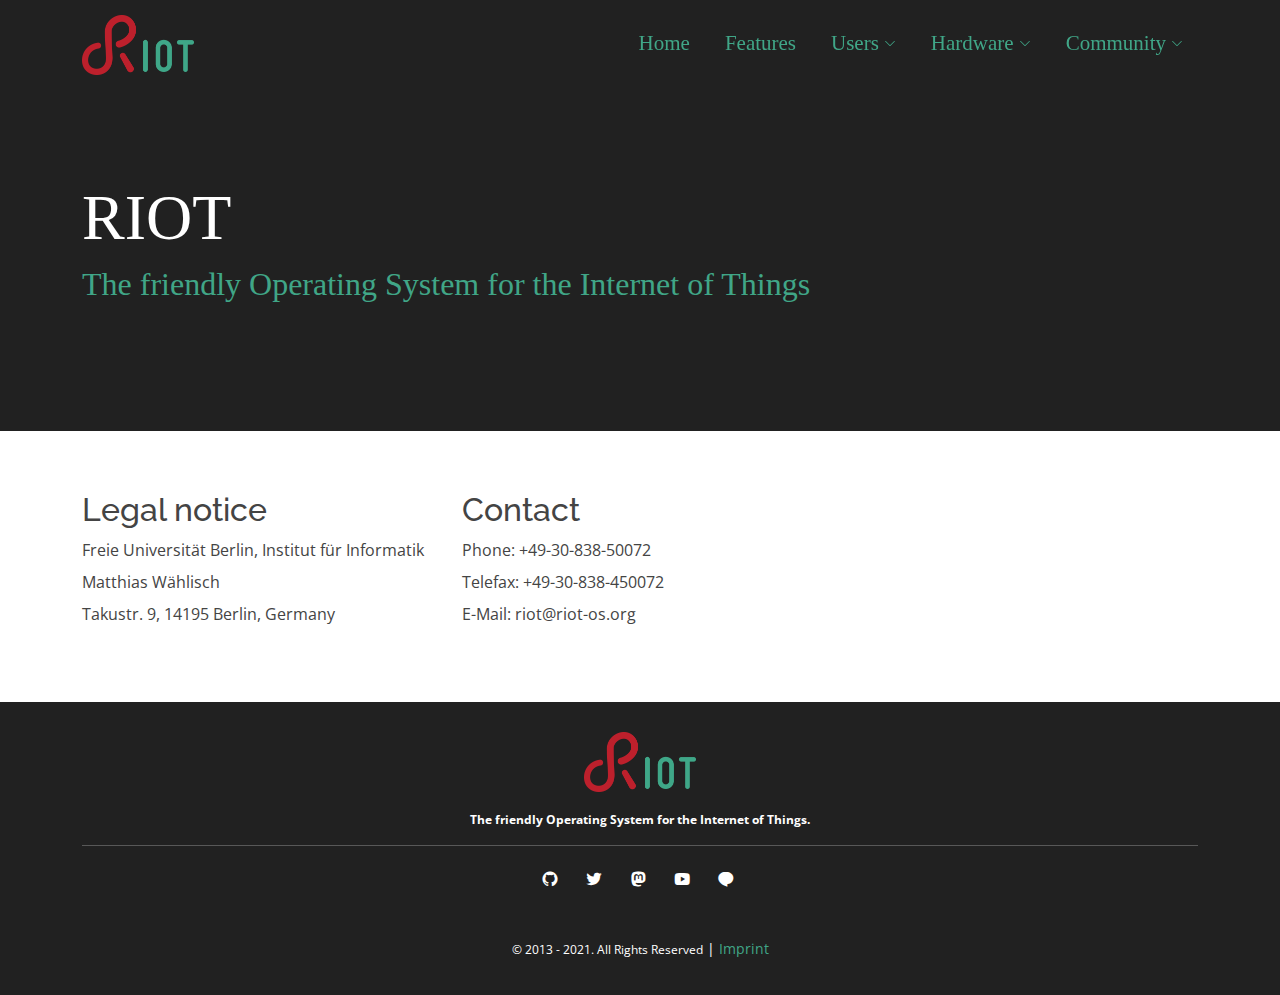
<file: imprint.html>
<!DOCTYPE html>
<html lang="en"  class="h-100" >

<head>
  <meta charset="utf-8">
  <meta content="width=device-width, initial-scale=1.0" name="viewport">

  <title>RIOT - The friendly Operating System for the Internet of Things</title>
  <meta content="" name="description">
  <meta content="" name="keywords">

  <!-- Favicons -->
  <link href="/assets/img/favicon.png" rel="icon">
  <link href="/assets/img/apple-touch-icon.png" rel="apple-touch-icon">

  <!-- Google Fonts -->
  <link href="https://fonts.googleapis.com/css?family=Open+Sans:300,300i,400,400i,600,600i,700,700i|Raleway:300,300i,400,400i,500,500i,600,600i,700,700i|Poppins:300,300i,400,400i,500,500i,600,600i,700,700i" rel="stylesheet">

  <!-- Vendor CSS Files -->
  <link href="/assets/vendor/animate.css/animate.min.css" rel="stylesheet">
  <link href="/assets/vendor/aos/aos.css" rel="stylesheet">
  <link href="/assets/vendor/bootstrap/css/bootstrap.min.css" rel="stylesheet">
  <link href="/assets/vendor/bootstrap-icons/bootstrap-icons.css" rel="stylesheet">
  <link href="/assets/vendor/boxicons/css/boxicons.min.css" rel="stylesheet">
  <link href="/assets/vendor/glightbox/css/glightbox.min.css" rel="stylesheet">
  <link href="/assets/vendor/remixicon/remixicon.css" rel="stylesheet">
  <link href="/assets/vendor/swiper/swiper-bundle.min.css" rel="stylesheet">

  <!-- Template Main CSS File -->
  <link href="/assets/css/main.css" rel="stylesheet">

  <!-- =======================================================
  * Template Name: Selecao - v4.0.0
  * Template URL: https://bootstrapmade.com/selecao-bootstrap-template/
  * Author: BootstrapMade.com
  * License: https://bootstrapmade.com/license/
  ======================================================== -->
</head>

<body  class="d-flex flex-column h-100" >
    <div class="container-md">
  <!-- ======= Header ======= -->
<!-- Configurations layouts can apply
     - header_opaque: set to true to have an opaque background before scrolling
-->
  <header id="header" class="fixed-top d-flex align-items-center  header-transparent ">
    <div class="container d-flex align-items-center justify-content-between">

      <div class="logo">
          <a href="/"><img src="/assets/img/riot-logo.png" alt="" class="img-fluid"></a>
      </div>

      <nav id="navbar" class="navbar">
        <ul>
            <li><a class="nav-link scrollto " href="/">Home</a></li>
            <li><a class="nav-link scrollto" href="/#features">Features</a></li>
            <li class="dropdown"><a href="/#get-started"><span>Users</span> <i class="bi bi-chevron-down"></i></a>
            <ul>
              <li><a href="/#get-started">Get started</a></li>
              <li><a href="/#use-cases-carousel">Use Cases</a></li>
              <li><a href="/#faq">FAQ</a></li>
            </ul>
            <li class="dropdown"><a href="/boards.html"><span>Hardware</span> <i class="bi bi-chevron-down"></i></a>
            <ul>
              <li><a href="/cpus.html">CPUs</a></li>
              <li><a href="/boards.html">Boards</a></li>
              <li><a href="/drivers.html">Drivers</a></li>
            </ul>
          <li class="dropdown"><a href="/community.html"><span>Community</span> <i class="bi bi-chevron-down"></i></a>
            <ul>
              <li><a href="/community.html">Overview</a></li>
              <!--<li><a href="/contributors.html">Contributors</a></li>-->
              <li><a href="https://forum.riot-os.org">Forum</a></li>
              <li><a href="https://github.com/topics/riot-os">GitHub</a></li>
              <li><a href="/community.html#socialmedia">Social Media</a></li>
              <li><a href="/branding.html">Branding</a></li>
              <li><a href="https://github.com/RIOT-OS/RIOT/blob/master/CODE_OF_CONDUCT.md">Code of Conduct</a></li>
            </ul>
          </li>
        </ul>
        <i class="bi bi-list mobile-nav-toggle"></i>
      </nav><!-- .navbar -->

    </div>
  </header><!-- End Header -->

    </div>
  <main id="main">
  <section class="simple-page-header">
    <div class="container">
      <div class="row">
        <div class="col-12 col-lg-8 text-center text-lg-start">
          <h2>RIOT</h2>
          <h3>The friendly Operating System for the Internet of Things</h3>
        </div>
      </div>
    </div>
  </section>

  <section class="container">
  <div class="row">
    <div class="col col-12 col-md-4">
      <h2>Legal notice</h2>
      <dd>Freie Universit&auml;t Berlin, Institut f&uuml;r Informatik</dd>
      <dd>Matthias W&auml;hlisch</dd>
      <dd>Takustr. 9, 14195 Berlin, Germany</dd>
      </p>
    </div>
    <hr class="d-block d-md-none">
    <div class="col col-12 col-md-4">
      <h2>Contact</h2>
      <dd>Phone: +49-30-838-50072</dd>
      <dd>Telefax: +49-30-838-450072</dd>
      <dd>E-Mail: riot@riot-os.org</dd>
    </div>
  </div>
</section>


</main>


    <!-- ======= Footer ======= -->
  <footer id="footer"  class="mt-auto" >
    <div class="container">
      <div class="row text-center mb-3">
        <div class="col-12">
          <a href="index.html">
            <img src="/assets/img/riot-logo.png" alt="" class="logo img-fluid">
          </a>
        </div>
      </div>
      <div class="row text-center">
        <div class="col">
          <small class="fw-bold">The friendly Operating System for the Internet of Things.</small>
        </div>
      </div>
      <hr>
      <div class="row">
        <div class="col text-center social-links">
                             <a href="https://github.com/RIOT-OS/RIOT"><i class="ri-github-fill"></i></a>
                  <a href="https://twitter.com/RIOT_OS"><i class="ri-twitter-fill"></i></a>
                  <a href="https://fosstodon.org/@riot"><i class="ri-mastodon-fill"></i></a>
                  <a href="https://www.youtube.com/channel/UCmcXy2qyoQfq7ByoxtFSOjg"><i class="ri-youtube-fill"></i></a>
                  <a href="https://forum.riot-os.org"><i class="ri-chat-1-fill"></i></a>


        </div>
      </div>
      <div class="copyright">
        <small>&copy; 2013 - 2021. All Rights Reserved</small> | <a href="/imprint.html">Imprint</a>
      </div>
    </div>
  </footer><!-- End Footer -->

  <a href="#" class="back-to-top d-flex align-items-center justify-content-center"><i class="bi bi-arrow-up-short"></i></a>

  <!-- Vendor JS Files -->
  <script src="/assets/vendor/aos/aos.js"></script>
  <script src="/assets/vendor/bootstrap/js/bootstrap.bundle.min.js"></script>
  <script src="/assets/vendor/glightbox/js/glightbox.min.js"></script>
  <script src="/assets/vendor/isotope-layout/isotope.pkgd.min.js"></script>
  <script src="/assets/vendor/php-email-form/validate.js"></script>
  <script src="/assets/vendor/swiper/swiper-bundle.min.js"></script>

  <!-- Template Main JS File -->
  <script src="//ajax.googleapis.com/ajax/libs/jquery/2.1.1/jquery.min.js"></script>
  <script src="/assets/js/main.js"></script>

</body>

</html>
</file>
<file: assets/css/main.css>
@font-face { font-family: "Miso"; src: url("//assets/fonts/miso-regular.woff") format("woff"); }

.ft-miso { font-family: "Miso"; }

body { font-family: "Open Sans", sans-serif; color: #444444; }

a { color: #40a687; text-decoration: none; }

a:hover { color: #7fcdb5; text-decoration: none; }

h1, h2, h3, h4, h5, h6 { font-family: "Raleway"; }

.check_style li { padding-left: 20px; }

.check_style li:before { content: "\eb7a"; font-family: remixicon; display: inline-block; color: #40a687; margin-left: -1.3em; /* same as padding-left set on li */ }

.background-dark { background-color: #212121 !important; }

.btn-primary { color: #fff; background-color: #40a687; border-color: #40a687; }

.btn-primary:hover { color: #fff; background-color: #7fcdb5; border-color: #7fcdb5; }

.btn-primary:hover, .btn-primary:active, .btn-primary:focus { color: #fff; background-color: #7fcdb5; border-color: #7fcdb5; box-shadow: none !important; }

.btn-outline-primary { color: #40a687; border-color: #40a687; }

.btn-outline-primary:hover { color: #ffffff; border-color: #40a687; background-color: #40a687; }

.text-gray { color: #aaaaaa !important; }

#timeline .text-end::after { content: ''; width: 30px; height: 100%; position: absolute; border-right: 2px solid #40a687; top: 0; }

#timeline .text-start { padding-left: 45px; }

#timeline .text-start::before { content: ''; width: 30px; height: 100%; position: absolute; border-left: 2px solid #40a687; top: 0; left: 16px; }

#contributors .contributors .contributors-item { box-sizing: content-box; padding: 0px 0px 0 0px; margin: 0px 0px; text-align: left; min-height: 0px; box-shadow: 0px 2px 12px rgba(0, 0, 0, 0); }

#contributors .contributors .contributors-item .contributors-img { width: 55px; border-radius: 50%; margin: 5px 5px 5px 5px; }

/** Template Name: Selecao - v4.0.0 Template URL: https://bootstrapmade.com/selecao-bootstrap-template/ Author: BootstrapMade.com License: https://bootstrapmade.com/license/ */
/*--------------------------------------------------------------
# Back to top button
--------------------------------------------------------------*/
.back-to-top { position: fixed; visibility: hidden; opacity: 0; right: 15px; bottom: 15px; z-index: 996; background: #40a687; width: 40px; height: 40px; border-radius: 50px; transition: all 0.4s; }

.back-to-top i { font-size: 28px; color: #ffffff; line-height: 0; }

.back-to-top:hover { background: #7fcdb5; color: #ffffff; }

.back-to-top.active { visibility: visible; opacity: 1; }

/*--------------------------------------------------------------
# Disable AOS delay on mobile
--------------------------------------------------------------*/
@media screen and (max-width: 768px) { [data-aos-delay] { transition-delay: 0 !important; } }

/*--------------------------------------------------------------
# Sections General
--------------------------------------------------------------*/
section { padding: 60px 0; overflow: hidden; }

.section-title { padding-bottom: 40px; }

.section-title h2 { font-family: 'Miso'; font-size: 14px; font-weight: 500; padding: 0; line-height: 1px; margin: 0 0 5px 0; letter-spacing: 2px; text-transform: uppercase; color: #aaaaaa; }

.section-title h2::after { content: ""; width: 120px; height: 1px; display: inline-block; background: #40a687; margin: 4px 10px; }

.section-title p { margin: 0; margin-left: -0.05em; font-family: 'Miso'; font-size: 36px; color: #212121; }

/*--------------------------------------------------------------
# nutshell
--------------------------------------------------------------*/
.nutshell { padding-top: 80px; background: #000000; color: #aaaaaa; }

.nutshell .section-title p { color: #ffffff; }

.nutshell .content h3 { font-weight: 600; font-size: 26px; }

.nutshell .content ul { list-style: none; padding: 0; }

.nutshell .content ul li { padding-left: 28px; position: relative; }

.nutshell .content ul li + li { margin-top: 10px; }

.nutshell .content ul i { position: absolute; left: 0; top: 2px; font-size: 20px; color: #40a687; line-height: 1; }

.nutshell .content p:last-child { margin-bottom: 0; }

.nutshell .content .btn-learn-more { font-family: "Raleway", sans-serif; font-weight: 600; font-size: 14px; letter-spacing: 1px; display: inline-block; padding: 12px 32px; border-radius: 5px; transition: 0.3s; line-height: 1; color: #40a687; -webkit-animation-delay: 0.8s; animation-delay: 0.8s; margin-top: 6px; border: 2px solid #40a687; }

.nutshell .content .btn-learn-more:hover { background: #40a687; color: #ffffff; text-decoration: none; }

/*--------------------------------------------------------------
# Friendly tables
--------------------------------------------------------------*/
#friendly-tables h3 i { font-size: 2rem; }

#friendly-tables .card-header h3 { font-family: "Raleway"; font-weight: 600; font-size: 26px; }

#friendly-tables .card-body ul { list-style: none; padding: 0; }

#friendly-tables .card-body ul i { font-size: 20px; padding-right: 4px; color: #40a687; }

/*--------------------------------------------------------------
# Features
--------------------------------------------------------------*/
#features .feature-icon { color: #40a687; }

#features .card p { font-size: 0.9rem; }

/*--------------------------------------------------------------
# social media
--------------------------------------------------------------*/
#social-media .social-links a { display: inline-block; background: transparent; color: #ffffff; line-height: 1; padding: 8px 0; margin-right: 4px; border-radius: 50%; text-align: center; width: 56px; height: 56px; transition: 0.3s; }

#social-media .social-links a:hover { background: #40a687; color: #ffffff; text-decoration: none; }

/*--------------------------------------------------------------
# Community
--------------------------------------------------------------*/
#community .contributors .contributors-item { box-sizing: content-box; padding: 0px 0px 0 0px; margin: 0px 0px; text-align: left; min-height: 0px; box-shadow: 0px 2px 12px rgba(0, 0, 0, 0); }

#community .contributors .contributors-item .contributors-img { width: 40px; border-radius: 50%; border: 3px solid #fff; margin: 0 auto; }

#community .btn-learn-more { font-family: "Raleway", sans-serif; font-weight: 500; font-size: 14px; letter-spacing: 1px; display: inline-block; padding: 12px 32px; border-radius: 50px; transition: 0.5s; line-height: 1; margin: 10px; color: #ffffff; -webkit-animation-delay: 0.8s; animation-delay: 0.8s; background: #40a687; border: 2px solid #40a687; }

#community .btn-learn-more:hover { background: #ffffff; color: #40a687; text-decoration: none; }

/*--------------------------------------------------------------
# Cta
--------------------------------------------------------------*/
#counters { background: #212121; padding: 80px 0; }

#counters h2 { color: #ffffff; font-size: 3em; }

#counters p { color: #ffffff; }

#counters .cta-btn { font-family: "Raleway", sans-serif; text-transform: uppercase; font-weight: 700; font-size: 14px; letter-spacing: 1px; display: inline-block; padding: 12px 30px; border-radius: 50px; transition: 0.5s; margin: 10px; color: #ffffff; background: #40a687; }

#counters .cta-btn:hover { background: #ffffff; color: #40a687; }

@media (max-width: 1024px) { #counters { background-attachment: scroll; } }

@media (min-width: 769px) { #counters .cta-btn-container { display: flex; align-items: center; justify-content: flex-end; } }

/*--------------------------------------------------------------
# Summit
--------------------------------------------------------------*/
#summit .card h2 { font-family: "Miso"; color: #212121; padding: 10px 0 0 8px; }

#summit .card h3 { font-family: "Miso"; color: #aaaaaa; padding: 2px 0 0 8px; }

#summit .card a { color: #ffffff; }

#summit .card .card-img { transition: all 0.8s ease-in-out; }

#summit .card .card-img-overlay { opacity: 0; transition: all ease-in-out 0.5s; }

#summit .card .card-img-overlay .card-text { padding: 80px 0 0 0; font-size: 0.9em; }

#summit .card:hover .card-img { transform: scale(1.2); }

#summit .card:hover .card-img-overlay { opacity: 1; background-color: rgba(33, 33, 33, 0.7); }

/*--------------------------------------------------------------
# Blog
--------------------------------------------------------------*/
#blog .card a { color: #ffffff; }

#blog .card .card-img { transition: all 0.8s ease-in-out; }

#blog .card .card-img-overlay { opacity: 0; transition: all ease-in-out 0.5s; }

#blog .card .card-img-overlay .card-text { font-size: 0.9em; }

#blog .card:hover .card-img { transform: scale(1.2); }

#blog .card:hover .card-img-overlay { opacity: 1; background-color: rgba(33, 33, 33, 0.7); }

/*--------------------------------------------------------------
# Portfolio Details
--------------------------------------------------------------*/
.portfolio-details { padding-top: 40px; }

.portfolio-details .portfolio-details-slider img { width: 100%; }

.portfolio-details .portfolio-details-slider .swiper-pagination { margin-top: 20px; position: relative; }

.portfolio-details .portfolio-details-slider .swiper-pagination .swiper-pagination-bullet { width: 12px; height: 12px; background-color: #ffffff; opacity: 1; border: 1px solid #40a687; }

.portfolio-details .portfolio-details-slider .swiper-pagination .swiper-pagination-bullet-active { background-color: #40a687; }

.portfolio-details .portfolio-info { padding: 30px; box-shadow: 0px 0 30px rgba(42, 44, 57, 0.08); }

.portfolio-details .portfolio-info h3 { font-size: 22px; font-weight: 700; margin-bottom: 20px; padding-bottom: 20px; border-bottom: 1px solid #eee; }

.portfolio-details .portfolio-info ul { list-style: none; padding: 0; font-size: 15px; }

.portfolio-details .portfolio-info ul li + li { margin-top: 10px; }

.portfolio-details .portfolio-description { padding-top: 30px; }

.portfolio-details .portfolio-description h2 { font-size: 26px; font-weight: 700; margin-bottom: 20px; }

.portfolio-details .portfolio-description p { padding: 0; }

/*--------------------------------------------------------------
# F.A.Q
--------------------------------------------------------------*/
.faq { padding: 60px 0; }

.faq .faq-list { padding: 0; list-style: none; }

.faq .faq-list li { border-bottom: 1px solid #ececf1; margin-bottom: 20px; padding-bottom: 20px; }

.faq .faq-list .question { display: block; position: relative; font-family: #40a687; font-size: 18px; line-height: 24px; font-weight: 400; padding-left: 25px; cursor: pointer; color: #7fcdb5; transition: 0.3s; }

.faq .faq-list i { font-size: 16px; position: absolute; left: 0; top: -2px; }

.faq .faq-list p { margin-bottom: 0; padding: 10px 0 0 25px; }

.faq .faq-list .icon-show { display: none; }

.faq .faq-list .collapsed { color: black; }

.faq .faq-list .collapsed:hover { color: #40a687; }

.faq .faq-list .collapsed .icon-show { display: inline-block; transition: 0.6s; }

.faq .faq-list .collapsed .icon-close { display: none; transition: 0.6s; }

@-webkit-keyframes animate-loading { 0% { transform: rotate(0deg); }
  100% { transform: rotate(360deg); } }

@keyframes animate-loading { 0% { transform: rotate(0deg); }
  100% { transform: rotate(360deg); } }

/*--------------------------------------------------------------
# Breadcrumbs
--------------------------------------------------------------*/
.breadcrumbs { padding: 15px 0; margin-top: 70px; background: #f7f8f9; min-height: 40px; }

.breadcrumbs h2 { font-size: 28px; font-weight: 400; margin: 0; }

.breadcrumbs ol { display: flex; flex-wrap: wrap; list-style: none; padding: 0; margin: 0; font-size: 14px; }

@media (max-width: 992px) { .breadcrumbs ol { margin-top: 10px; } }

.breadcrumbs ol li + li { padding-left: 10px; }

.breadcrumbs ol li + li::before { display: inline-block; padding-right: 10px; color: #404356; content: "/"; }

@media (max-width: 768px) { .breadcrumbs .d-flex { display: block !important; } .breadcrumbs ol { display: block; } .breadcrumbs ol li { display: inline-block; } }

/*--------------------------------------------------------------
# Footer
--------------------------------------------------------------*/
#footer { background: #212121; color: #ffffff; font-size: 14px; text-align: center; padding: 30px 0; }

#footer .logo { max-width: 8em; }

#footer p { font-size: 15; padding: 0; margin: 0 0 40px 0; }

#footer .social-links { margin: 0 0 40px 0; }

#footer .social-links a { font-size: 18px; display: inline-block; background: transparent; color: #ffffff; line-height: 1; padding: 8px 0; margin-right: 4px; border-radius: 50%; text-align: center; width: 36px; height: 36px; transition: 0.3s; }

#footer .social-links a:hover { background: #40a687; color: #ffffff; text-decoration: none; }

#footer .copyright { margin: 0 0 5px 0; }

#footer .credits { font-size: 13px; }

#hero { width: 100%; overflow: hidden; position: relative; background: linear-gradient(0deg, #212121 0%, #080808 100%); padding: 0; }

#hero .carousel-container { display: flex; justify-content: center; align-items: center; flex-direction: column; text-align: center; position: relative; height: 50vh; padding-top: 60px; }

#hero h2 { color: #ffffff; margin-top: 30px; margin-bottom: 40px; font-family: "Miso", sans-serif; font-size: 2.8em; }

#hero p { width: 100%; -webkit-animation-delay: 0.4s; animation-delay: 0.4s; margin: 0 auto 30px auto; color: #ffffff; font-size: 1.5em; }

#hero .carousel-control-prev, #hero .carousel-control-next { width: 10%; }

#hero .carousel-control-next-icon, #hero .carousel-control-prev-icon { background: none; font-size: 48px; line-height: 1; width: auto; height: auto; }

#hero .btn-get-started { font-family: "Raleway", sans-serif; font-weight: 500; font-size: 14px; letter-spacing: 1px; display: inline-block; padding: 12px 32px; border-radius: 50px; transition: 0.5s; line-height: 1; margin: 10px; color: #ffffff; -webkit-animation-delay: 0.8s; animation-delay: 0.8s; background: #40a687; border: 2px solid #40a687; }

#hero .btn-get-started:hover { background: transparent; text-decoration: none; }

@media (min-width: 1024px) { #hero p { width: 60%; } #hero .carousel-control-prev, #hero .carousel-control-next { width: 5%; } }

@media (max-width: 768px) { #hero .carousel-container { height: 90vh; } #hero h2 { font-size: 28px; } }

#hero .hero-waves { display: block; width: 100%; height: 60px; position: relative; }

#hero .wave1 use { -webkit-animation: move-forever1 10s linear infinite; animation: move-forever1 10s linear infinite; -webkit-animation-delay: -2s; animation-delay: -2s; }

#hero .wave2 use { -webkit-animation: move-forever2 8s linear infinite; animation: move-forever2 8s linear infinite; -webkit-animation-delay: -2s; animation-delay: -2s; }

#hero .wave3 use { -webkit-animation: move-forever3 6s linear infinite; animation: move-forever3 6s linear infinite; -webkit-animation-delay: -2s; animation-delay: -2s; }

@-webkit-keyframes move-forever1 { 0% { transform: translate(85px, 0%); }
  100% { transform: translate(-90px, 0%); } }

@keyframes move-forever1 { 0% { transform: translate(85px, 0%); }
  100% { transform: translate(-90px, 0%); } }

@-webkit-keyframes move-forever2 { 0% { transform: translate(-90px, 0%); }
  100% { transform: translate(85px, 0%); } }

@keyframes move-forever2 { 0% { transform: translate(-90px, 0%); }
  100% { transform: translate(85px, 0%); } }

@-webkit-keyframes move-forever3 { 0% { transform: translate(-90px, 0%); }
  100% { transform: translate(85px, 0%); } }

@keyframes move-forever3 { 0% { transform: translate(-90px, 0%); }
  100% { transform: translate(85px, 0%); } }

#twitter-timeline { max-height: 450px; overflow-x: hidden; overflow-y: scroll; }

#get-started .card { color: #212121; transition: all 0.3s; }

#get-started .card:hover { box-shadow: 0 0.5rem 1rem rgba(0, 0, 0, 0.15); transform: scale(1.02); }

#blog-header { background: #212121; padding: 80px 0; height: 480px; overflow: hidden; position: relative; }

#blog-header .background { position: absolute; top: 0; z-index: 1; width: 100%; height: 100%; opacity: 0.5; }

#blog-header .background img { object-fit: cover; left: 0; right: 0; z-index: 1; display: block; width: 100%; height: 100%; -webkit-filter: blur(5px) opacity(0.4); -moz-filter: blur(5px) opacity(0.4); -o-filter: blur(5px) opacity(0.4); -ms-filter: blur(5px) opacity(0.4); filter: blur(5px) opacity(0.4); }

#blog-header .container * { position: relative; z-index: 2; }

#use-case .header { background: #212121; padding: 80px 0; height: 480px; overflow: hidden; position: relative; }

#use-case .header img { max-width: 100px; }

#use-case blockquote i { color: #7fcdb5; }

#header { height: 90px; z-index: 997; transition: all 0.5s; background: rgba(33, 33, 33, 0.95); }

#header .logo img { margin: 0; max-height: 60px; transition: all 0.5s; padding: 0; }

#header.header-transparent { background: transparent; }

#header.header-scrolled { background: rgba(33, 33, 33, 0.95); height: 70px; }

#header.header-scrolled .logo img { padding: 0; margin: 0; max-height: 40px; }

/** Desktop Navigation  */
.navbar { font-family: "Miso"; }

.navbar ul { margin: 0; padding: 0; display: flex; list-style: none; align-items: center; }

.navbar li { position: relative; }

.navbar a { display: flex; align-items: center; justify-content: space-between; padding: 5px 15px 7px 15px; margin-left: 5px; font-size: 21px; color: #ffffff; white-space: nowrap; transition: 0.3s; border-radius: 50px; color: #40a687; }

.navbar a i { font-size: 12px; line-height: 0; margin-left: 5px; }

.navbar a:hover, .navbar .active, .navbar li:hover > a { /* background: $primary; */ color: #fff; text-decoration: underline; }

.navbar .dropdown ul { display: block; position: absolute; left: 5px; top: calc(100% + 30px); margin: 5px  0 0 0; padding: 10px 0; z-index: 99; opacity: 0; visibility: hidden; background: #444444; box-shadow: 0px 0px 30px rgba(127, 137, 161, 0.25); transition: 0.3s; border-radius: 15px; }

.navbar .dropdown ul li { min-width: 200px; }

.navbar .dropdown ul a { padding: 10px 20px; color: #40a687; margin: 0 5px; font-size: 21px; }

.navbar .dropdown ul a i { font-size: 12px; }

.navbar .dropdown ul a:hover, .navbar .dropdown ul .active:hover, .navbar .dropdown ul li:hover > a { color: #ffffff; }

.navbar .dropdown:hover > ul { opacity: 1; top: 100%; visibility: visible; }

.navbar .dropdown .dropdown ul { top: 0; left: calc(100% - 30px); visibility: hidden; }

.navbar .dropdown .dropdown:hover > ul { opacity: 1; top: 0; left: 100%; visibility: visible; }

@media (max-width: 1366px) { .navbar .dropdown .dropdown ul { left: -90%; } .navbar .dropdown .dropdown:hover > ul { left: -100%; } }

/** Mobile Navigation  */
.mobile-nav-toggle { color: #ffffff; font-size: 28px; cursor: pointer; display: none; line-height: 0; transition: 0.5s; }

@media (max-width: 991px) { .mobile-nav-toggle { display: block; } .navbar ul { display: none; } }

.navbar-mobile { position: fixed; overflow: hidden; top: 0; right: 0; left: 0; bottom: 0; background: rgba(20, 21, 28, 0.9); transition: 0.3s; z-index: 999; }

.navbar-mobile .mobile-nav-toggle { position: absolute; top: 15px; right: 15px; }

.navbar-mobile ul { display: block; position: absolute; top: 55px; right: 15px; bottom: 15px; left: 15px; padding: 10px 0; border-radius: 10px; overflow-y: auto; transition: 0.3s; }

.navbar-mobile a { padding: 10px 20px; margin: 5px; font-size: 15px; color: #212121; font-size: 21px; color: #40a687; }

.navbar-mobile a:hover, .navbar-mobile .active, .navbar-mobile li:hover > a { color: #ffffff; color: #fff; text-decoration: underline; }

.navbar-mobile .getstarted { margin: 15px; }

.navbar-mobile .dropdown ul { position: static; display: none; margin: 10px 20px; padding: 10px 0; z-index: 99; opacity: 1; visibility: visible; background: #444444; box-shadow: 0px 0px 30px rgba(127, 137, 161, 0.25); }

.navbar-mobile .dropdown ul li { min-width: 200px; }

.navbar-mobile .dropdown ul a { padding: 10px 20px; }

.navbar-mobile .dropdown ul a i { font-size: 12px; }

.navbar-mobile .dropdown ul a:hover, .navbar-mobile .dropdown ul .active:hover, .navbar-mobile .dropdown ul li:hover > a { color: #ffffff; }

.navbar-mobile .dropdown > .dropdown-active { display: block; }

.simple-page-header { background: #212121; padding: 180px 0 120px 0; }

.simple-page-header h2 { font-family: 'Miso'; color: #ffffff; font-size: 4em; }

.simple-page-header h3 { font-family: 'Miso'; color: #40a687; font-size: 2em; }

/*--------------------------------------------------------------
# Use cases carousel
--------------------------------------------------------------*/
#use-cases-carousel .use-case-item { box-sizing: content-box; padding: 30px 30px 0 30px; margin: 30px 15px; text-align: center; min-height: 350px; box-shadow: 0 0.5rem 1rem rgba(0, 0, 0, 0.15) !important; }

#use-cases-carousel .use-case-item .use-case-img { width: 90px; border-radius: 50%; border: 4px solid #ffffff; margin: 0 auto; }

#use-cases-carousel .use-case-item h3 { font-size: 18px; font-weight: bold; margin: 10px 0 5px 0; color: #111; }

#use-cases-carousel .use-case-item h4 { font-size: 14px; color: #999; margin: 0; }

#use-cases-carousel .use-case-item .quote-icon-left, #use-cases-carousel .use-case-item .quote-icon-right { color: #7fcdb5; font-size: 26px; }

#use-cases-carousel .use-case-item .quote-icon-left { display: inline-block; left: -5px; position: relative; }

#use-cases-carousel .use-case-item .quote-icon-right { display: inline-block; right: -5px; position: relative; top: 10px; }

#use-cases-carousel .use-case-item p { font-style: italic; margin: 0 auto 15px auto; }

#use-cases-carousel .swiper-pagination { margin-top: 20px; position: relative; }

#use-cases-carousel .swiper-pagination .swiper-pagination-bullet { width: 12px; height: 12px; background-color: #ffffff; opacity: 1; border: 1px solid #40a687; }

#use-cases-carousel .swiper-pagination .swiper-pagination-bullet-active { background-color: #40a687; }

/*# sourceMappingURL=main.css.map */
</file>
